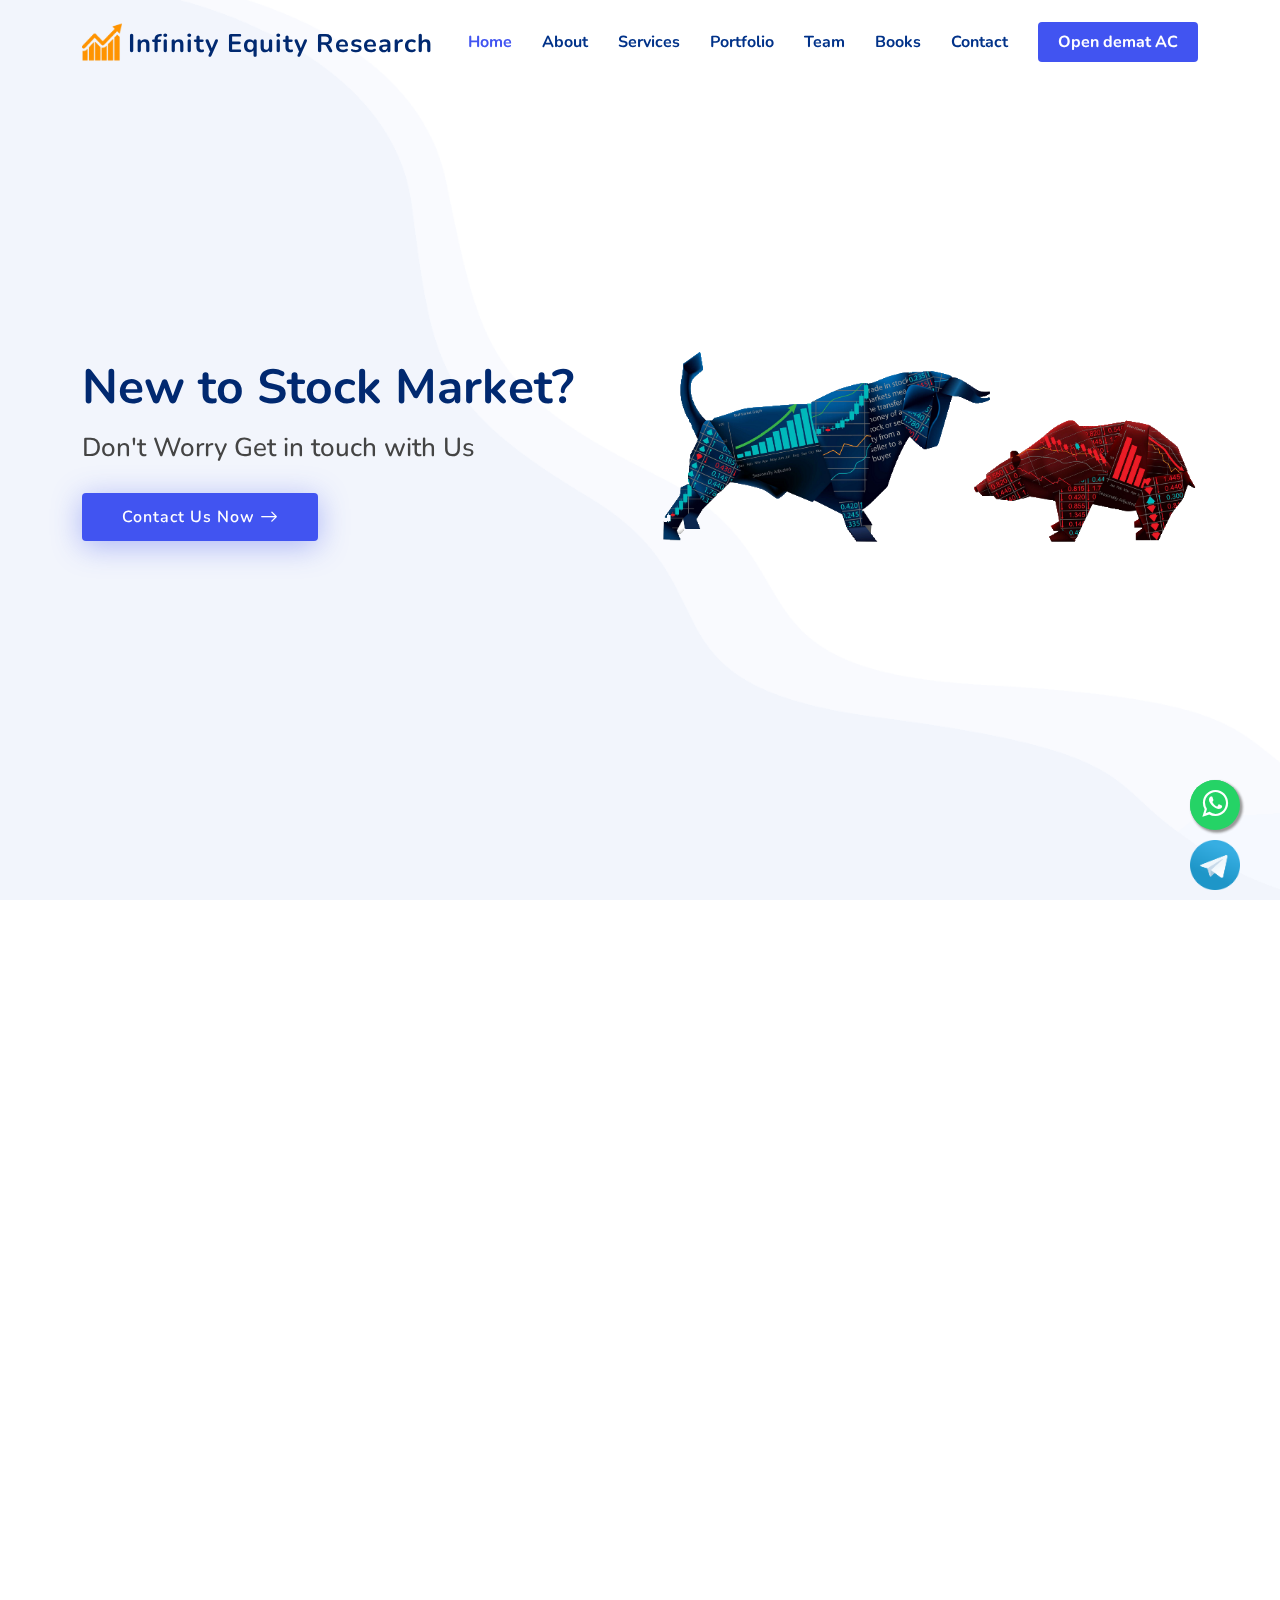
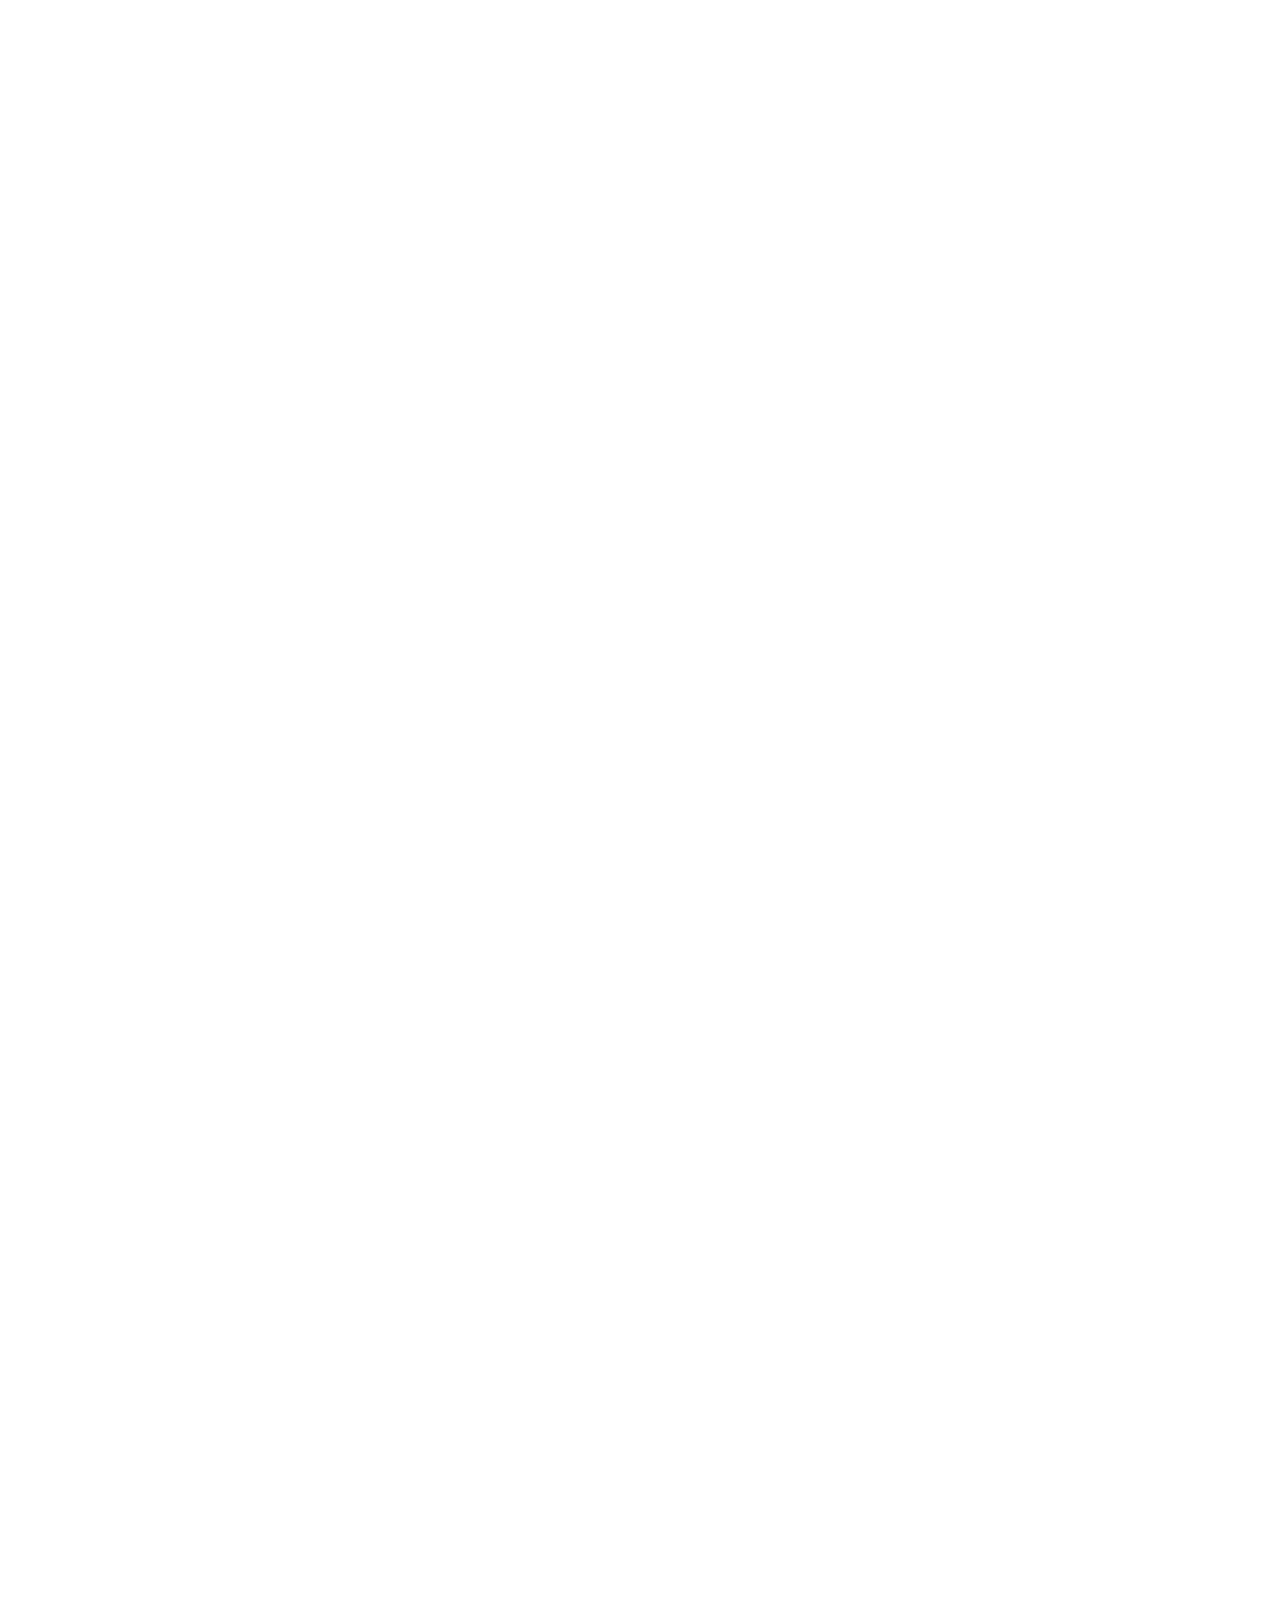
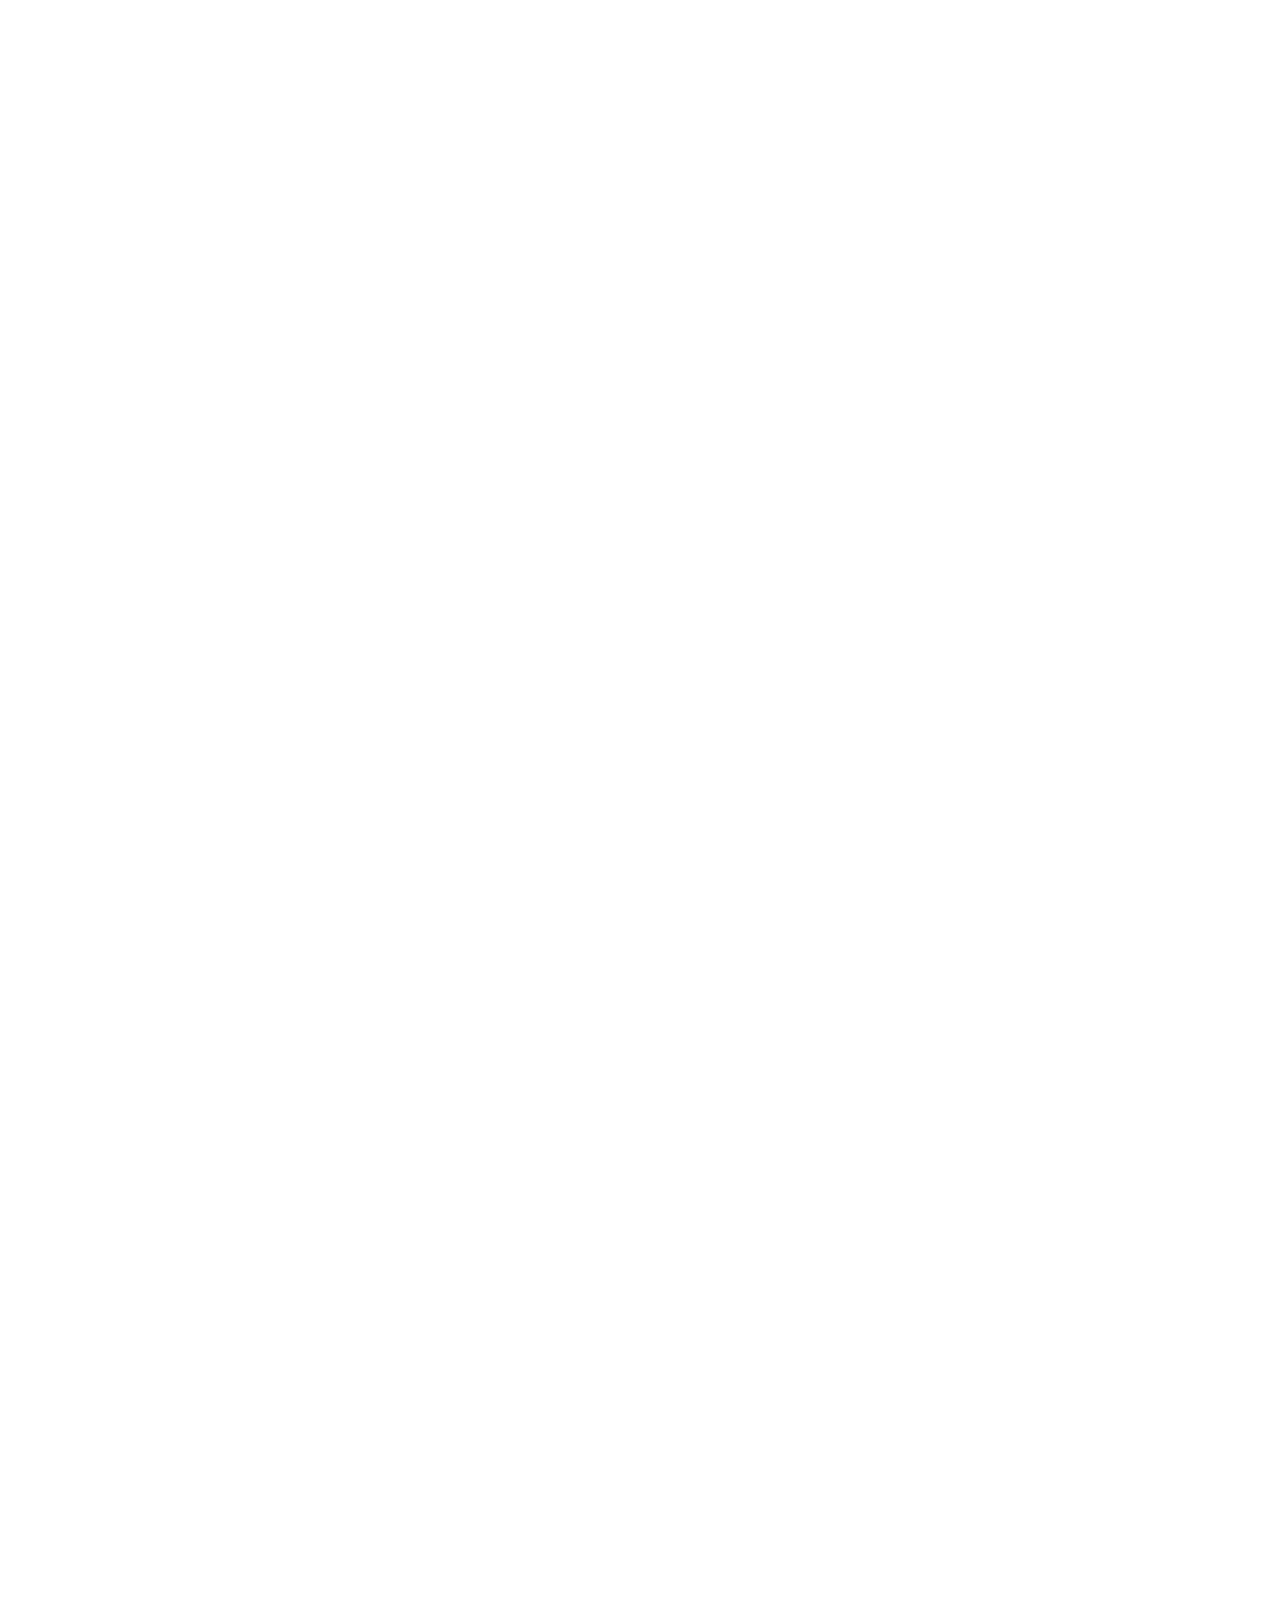
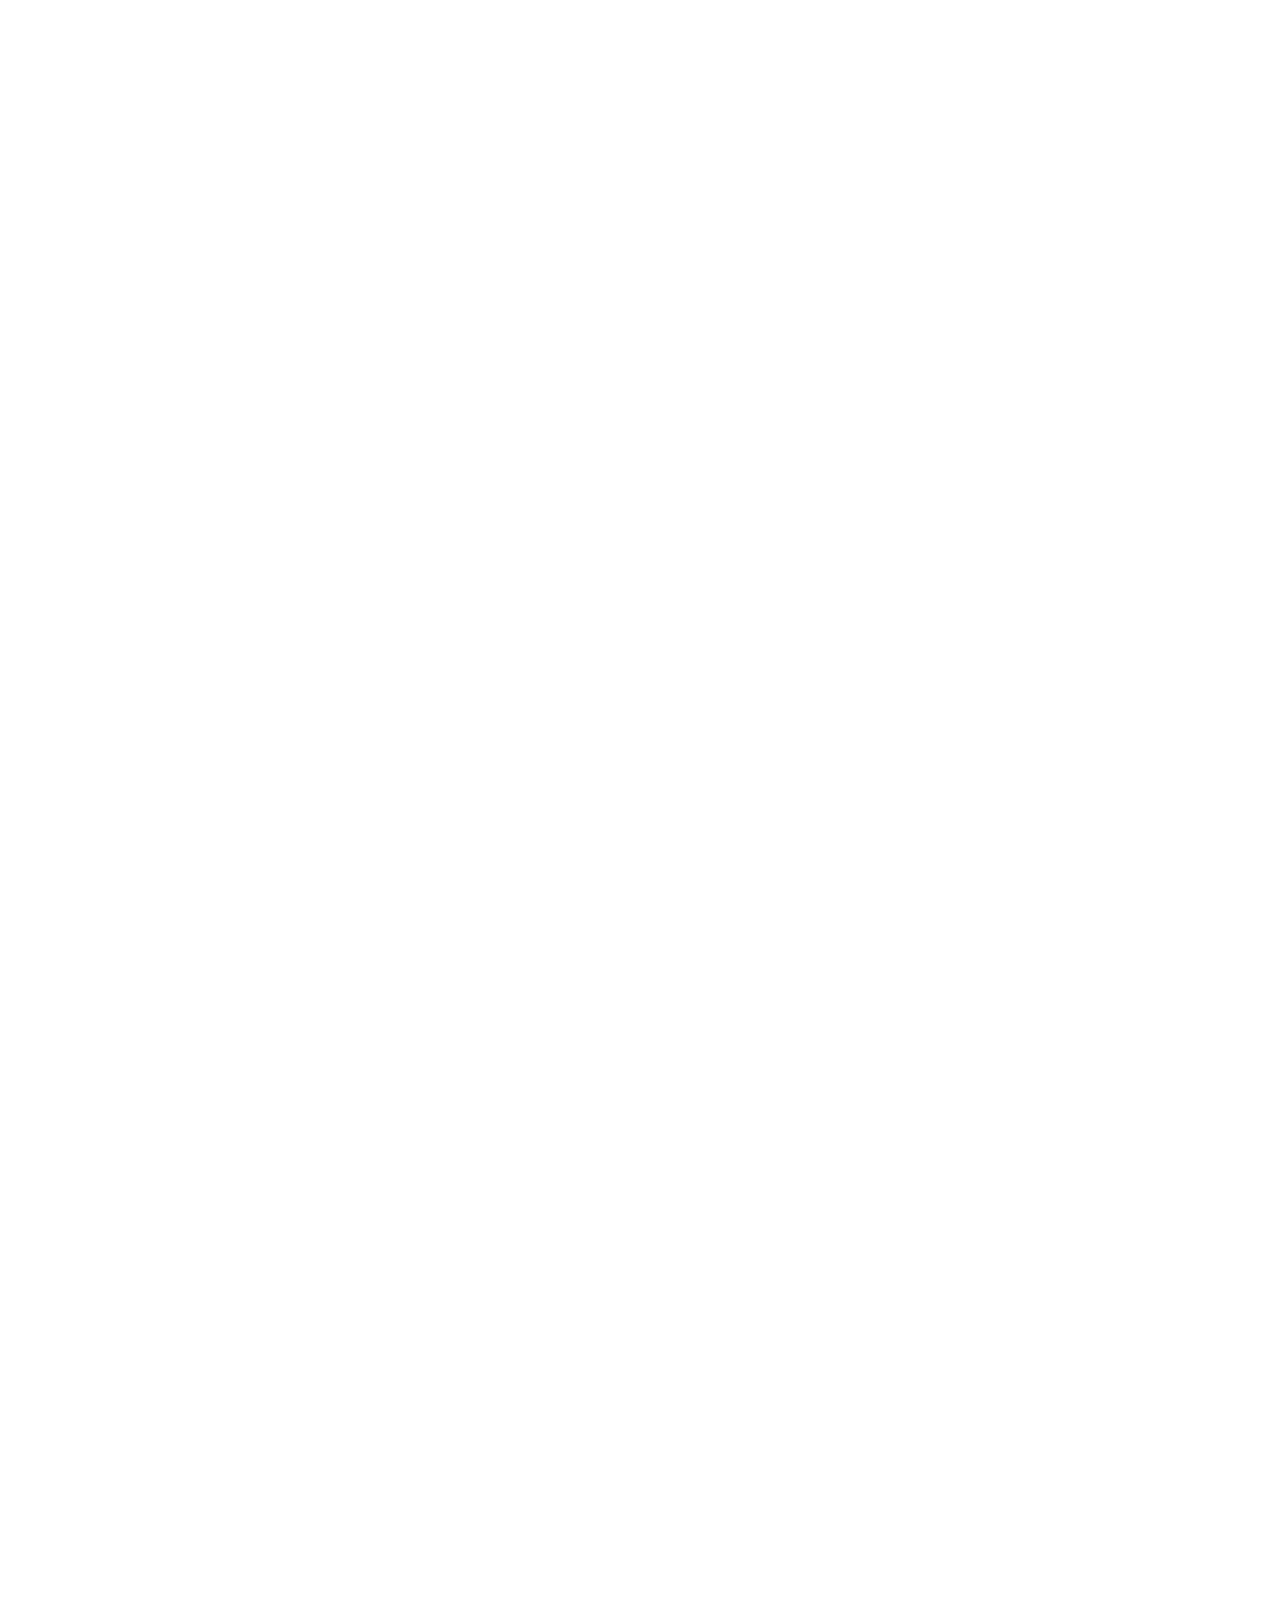
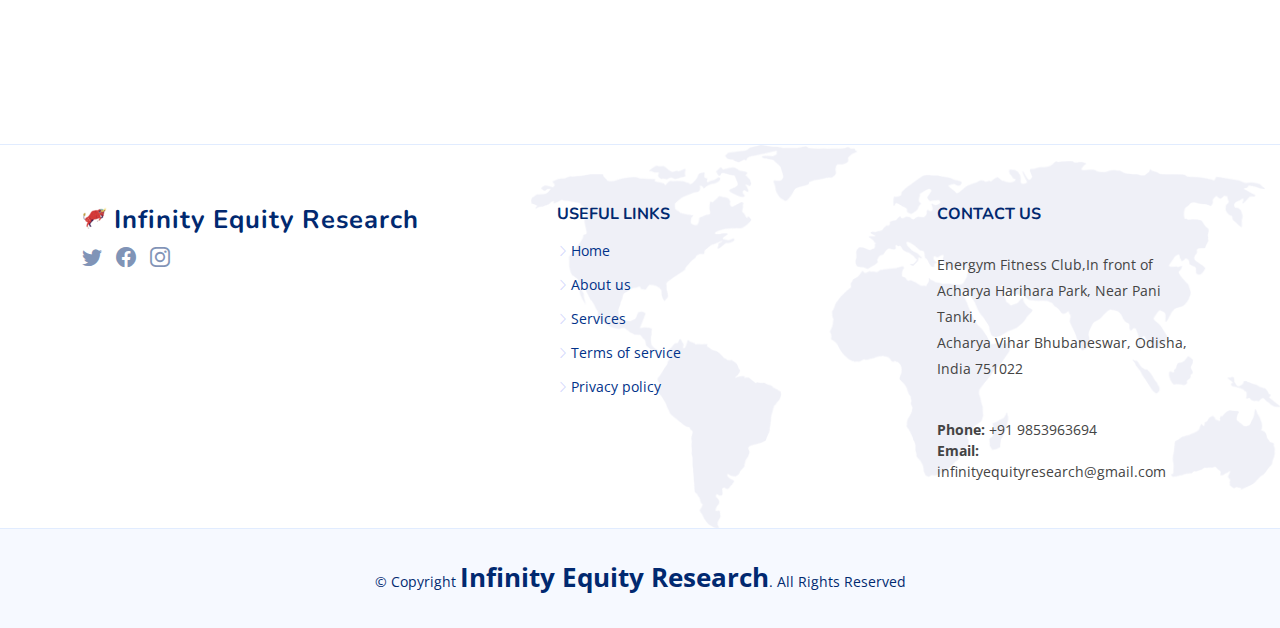
<file: IER/public/index.html>
<!DOCTYPE html>
<html lang="en">

<head>
  <meta charset="utf-8">
  <meta content="width=device-width, initial-scale=1.0" name="viewport">

  <title>IER</title>
  <meta content="" name="description">

  <meta content="" name="keywords">

  <!-- Favicons -->
  <link href="assets/img/favicon.ico" rel="icon">
  <link href="assets/img/apple-touch-icon.png" rel="apple-touch-icon">

  <!-- Google Fonts -->
  <link
    href="https://fonts.googleapis.com/css?family=Open+Sans:300,300i,400,400i,600,600i,700,700i|Nunito:300,300i,400,400i,600,600i,700,700i|Poppins:300,300i,400,400i,500,500i,600,600i,700,700i"
    rel="stylesheet">

  <!-- Vendor CSS Files -->
  <link href="assets/vendor/bootstrap/css/bootstrap.min.css" rel="stylesheet">
  <link href="assets/vendor/bootstrap-icons/bootstrap-icons.css" rel="stylesheet">
  <link href="assets/vendor/aos/aos.css" rel="stylesheet">
  <link href="assets/vendor/remixicon/remixicon.css" rel="stylesheet">
  <link href="assets/vendor/swiper/swiper-bundle.min.css" rel="stylesheet">
  <link href="assets/vendor/glightbox/css/glightbox.min.css" rel="stylesheet">
  <link rel="stylesheet" href="https://maxcdn.bootstrapcdn.com/font-awesome/4.5.0/css/font-awesome.min.css">
  <!-- Template Main CSS File -->
  <link href="assets/css/style.css" rel="stylesheet">
</head>

<body>

  <!-- ======= Header ======= -->
  <header id="header" class="header fixed-top">
    <div class="container-fluid container-xl d-flex align-items-center justify-content-between">

      <a href="index.html" class="logo d-flex align-items-center">
        <img src="assets\img\logo2.png" alt="">
        <!-- <span>Infinity Equity Research</span> -->
        <span style="font-size:2vw;">Infinity Equity Research</span>
      </a>

      <nav id="navbar" class="navbar">
        <ul>
          <li><a class="nav-link scrollto active" href="index.html">Home</a></li>
          <li><a class="nav-link scrollto" href="#about">About</a></li>
          <li><a class="nav-link scrollto" href="#services">Services</a></li>
          <li><a class="nav-link scrollto" href="#portfolio">Portfolio</a></li>
          <li><a class="nav-link scrollto" href="#team">Team</a></li>
          <li><a href="books.html">Books</a></li>
          <li><a class="nav-link scrollto" href="#contact">Contact</a></li>
          <li><a class="getstarted scrollto" href="#testimonials">Open demat AC</a></li>
        </ul>
        <i class="bi bi-list mobile-nav-toggle"></i>
      </nav><!-- .navbar -->

    </div>
  </header><!-- End Header -->
  <a href="https://t.me/joinchat/0hOvSFUpEbE0YTQ1"
    class="float" target="_blank">
    <img src="assets/img/tel1.png" width="50" height="50" style="vertical-align:middle;margin:60px 0px">
  </a>
  <a href="https://wa.me/+919439876524?text=Hi%20Tanmaya,%20I%20am%20sending%20you%20this%20message%20because%20I%20am%20interested%20in%20your%20business!" style="text-decoration: none;" target="_blank"
    class="float" target="_blank">
    <i class="fa fa-whatsapp"></i>
  </a>
  
  <!-- ======= Hero Section ======= -->
  <section id="hero" class="hero d-flex align-items-center">

    <div class="container">
      <div class="row">
        <div class="col-lg-6 d-flex flex-column justify-content-center">
          <h1 data-aos="fade-up">New to Stock Market?</h1>
          <h2 data-aos="fade-up" data-aos-delay="400">Don't Worry Get in touch with Us
          </h2>
          <div data-aos="fade-up" data-aos-delay="600">
            <div class="text-center text-lg-start">
              <a href="#contact"
                class="btn-get-started scrollto d-inline-flex align-items-center justify-content-center align-self-center">
                <span>Contact Us Now</span>
                <i class="bi bi-arrow-right"></i>
              </a>
            </div>
          </div>
        </div>
        <div class="col-lg-6 hero-img" data-aos="zoom-out" data-aos-delay="200">
          <img src="assets/img/banner1-2.png" class="img-fluid" alt="">
        </div>
      </div>
    </div>

  </section><!-- End Hero -->

  <main id="main">
    <!-- ======= About Section ======= -->
    <section id="about" class="about">

      <div class="container" data-aos="fade-up">
        <div class="row gx-0">

          <div class="col-lg-6 d-flex flex-column justify-content-center" data-aos="fade-up" data-aos-delay="200">
            <div class="content">
              <h2>This web site is meant for educational purpose only in both Equity & Derivative segment. Just do Trading with Discipline, so that you can Achieve what you want. 🎯
                All views are for education purpose only,
                Trade at your own risk.
                </h2>
              
              <div class="text-center text-lg-start">
                <a href="#"
                  class="btn-read-more d-inline-flex align-items-center justify-content-center align-self-center">
                  <span>Read More</span>
                  <i class="bi bi-arrow-right"></i>
                </a>
              </div>
            </div>
          </div>

          <div class="col-lg-6 d-flex align-items-center" data-aos="zoom-out" data-aos-delay="200">
            <img src="assets\img\Infinity equity Research.gif" class="img-fluid" alt="">
          </div>

        </div>
      </div>

    </section><!-- End About Section -->

    <!-- ======= Values Section ======= -->
    <section id="values" class="values">

      <div class="container" data-aos="fade-up">

        <header class="section-header">
          <h2>Our Values</h2>
          <p>What we Do</p>
        </header>

        <div class="row">

          <div class="col-lg-4">
            <div class="box" data-aos="fade-up" data-aos-delay="200">
              <img src="assets/img/values-1.png" class="img-fluid" alt="">
              <h3>Team of Enthusiastic Traders and Researchers</h3>
              
            </div>
          </div>

          <div class="col-lg-4 mt-4 mt-lg-0">
            <div class="box" data-aos="fade-up" data-aos-delay="400">
              <img src="assets/img/values-2.png" class="img-fluid" alt="">
              <h3>Market Analysis</h3>
              
            </div>
          </div>

          <div class="col-lg-4 mt-4 mt-lg-0">
            <div class="box" data-aos="fade-up" data-aos-delay="600">
              <img src="assets/img/values-3.png" class="img-fluid" alt="">
              <h3>Educating People on Trading</h3>
            </div>
          </div>

        </div>

      </div>

    </section><!-- End Values Section -->

    <!-- ======= Counts Section ======= -->
    <!--- <section id="counts" class="counts">
      <div class="container" data-aos="fade-up">

        <div class="row gy-4">

          <div class="col-lg-3 col-md-6">
            <div class="count-box">
              <i class="bi bi-emoji-smile"></i>
              <div>
                <span data-purecounter-start="0" data-purecounter-end="232" data-purecounter-duration="1"
                  class="purecounter"></span>
                <p>Happy Clients</p>
              </div>
            </div>
          </div>

          <div class="col-lg-3 col-md-6">
            <div class="count-box">
              <i class="bi bi-journal-richtext" style="color: #ee6c20;"></i>
              <div>
                <span data-purecounter-start="0" data-purecounter-end="521" data-purecounter-duration="1"
                  class="purecounter"></span>
                <p>Projects</p>
              </div>
            </div>
          </div>

          <div class="col-lg-3 col-md-6">
            <div class="count-box">
              <i class="bi bi-headset" style="color: #15be56;"></i>
              <div>
                <span data-purecounter-start="0" data-purecounter-end="1463" data-purecounter-duration="1"
                  class="purecounter"></span>
                <p>Hours Of Support</p>
              </div>
            </div>
          </div>

          <div class="col-lg-3 col-md-6">
            <div class="count-box">
              <i class="bi bi-people" style="color: #bb0852;"></i>
              <div>
                <span data-purecounter-start="0" data-purecounter-end="15" data-purecounter-duration="1"
                  class="purecounter"></span>
                <p>Hard Workers</p>
              </div>
            </div>
          </div>

        </div>

      </div>
    </section> -->
    <!-- End Counts Section -->

    <!-- ======= Features Section ======= -->
    <!--<section id="features" class="features">

      <div class="container" data-aos="fade-up">

        <header class="section-header">
          <h2>Features</h2>
          <p>Laboriosam et omnis fuga quis dolor direda fara</p>
        </header>

        <div class="row">

          <div class="col-lg-6">
            <img src="assets/img/features.png" class="img-fluid" alt="">
          </div>

          <div class="col-lg-6 mt-5 mt-lg-0 d-flex">
            <div class="row align-self-center gy-4">

              <div class="col-md-6" data-aos="zoom-out" data-aos-delay="200">
                <div class="feature-box d-flex align-items-center">
                  <i class="bi bi-check"></i>
                  <h3>Eos aspernatur rem</h3>
                </div>
              </div>

              <div class="col-md-6" data-aos="zoom-out" data-aos-delay="300">
                <div class="feature-box d-flex align-items-center">
                  <i class="bi bi-check"></i>
                  <h3>Facilis neque ipsa</h3>
                </div>
              </div>

              <div class="col-md-6" data-aos="zoom-out" data-aos-delay="400">
                <div class="feature-box d-flex align-items-center">
                  <i class="bi bi-check"></i>
                  <h3>Volup amet voluptas</h3>
                </div>
              </div>

              <div class="col-md-6" data-aos="zoom-out" data-aos-delay="500">
                <div class="feature-box d-flex align-items-center">
                  <i class="bi bi-check"></i>
                  <h3>Rerum omnis sint</h3>
                </div>
              </div>

              <div class="col-md-6" data-aos="zoom-out" data-aos-delay="600">
                <div class="feature-box d-flex align-items-center">
                  <i class="bi bi-check"></i>
                  <h3>Alias possimus</h3>
                </div>
              </div>

              <div class="col-md-6" data-aos="zoom-out" data-aos-delay="700">
                <div class="feature-box d-flex align-items-center">
                  <i class="bi bi-check"></i>
                  <h3>Repellendus mollitia</h3>
                </div>
              </div>

            </div>
          </div>

        </div> --> <!-- / row -->

        <!-- Feature Tabs -->
        <!--<div class="row feture-tabs" data-aos="fade-up">
          <div class="col-lg-6">
            <h3>Neque officiis dolore maiores et exercitationem quae est seda lidera pat claero</h3>

            
            <ul class="nav nav-pills mb-3">
              <li>
                <a class="nav-link active" data-bs-toggle="pill" href="#tab1">Saepe fuga</a>
              </li>
              <li>
                <a class="nav-link" data-bs-toggle="pill" href="#tab2">Voluptates</a>
              </li>
              <li>
                <a class="nav-link" data-bs-toggle="pill" href="#tab3">Corrupti</a>
              </li>
            </ul> 

            
            <div class="tab-content">

              <div class="tab-pane fade show active" id="tab1">
                <p>Consequuntur inventore voluptates consequatur aut vel et. Eos doloribus expedita. Sapiente atque
                  consequatur minima nihil quae aspernatur quo suscipit voluptatem.</p>
                <div class="d-flex align-items-center mb-2">
                  <i class="bi bi-check2"></i>
                  <h4>Repudiandae rerum velit modi et officia quasi facilis</h4>
                </div>
                <p>Laborum omnis voluptates voluptas qui sit aliquam blanditiis. Sapiente minima commodi dolorum non
                  eveniet magni quaerat nemo et.</p>
                <div class="d-flex align-items-center mb-2">
                  <i class="bi bi-check2"></i>
                  <h4>Incidunt non veritatis illum ea ut nisi</h4>
                </div>
                <p>Non quod totam minus repellendus autem sint velit. Rerum debitis facere soluta tenetur. Iure
                  molestiae assumenda sunt qui inventore eligendi voluptates nisi at. Dolorem quo tempora. Quia et
                  perferendis.</p>
              </div>

              <div class="tab-pane fade show" id="tab2">
                <p>Consequuntur inventore voluptates consequatur aut vel et. Eos doloribus expedita. Sapiente atque
                  consequatur minima nihil quae aspernatur quo suscipit voluptatem.</p>
                <div class="d-flex align-items-center mb-2">
                  <i class="bi bi-check2"></i>
                  <h4>Repudiandae rerum velit modi et officia quasi facilis</h4>
                </div>
                <p>Laborum omnis voluptates voluptas qui sit aliquam blanditiis. Sapiente minima commodi dolorum non
                  eveniet magni quaerat nemo et.</p>
                <div class="d-flex align-items-center mb-2">
                  <i class="bi bi-check2"></i>
                  <h4>Incidunt non veritatis illum ea ut nisi</h4>
                </div>
                <p>Non quod totam minus repellendus autem sint velit. Rerum debitis facere soluta tenetur. Iure
                  molestiae assumenda sunt qui inventore eligendi voluptates nisi at. Dolorem quo tempora. Quia et
                  perferendis.</p>
              </div>

              <div class="tab-pane fade show" id="tab3">
                <p>Consequuntur inventore voluptates consequatur aut vel et. Eos doloribus expedita. Sapiente atque
                  consequatur minima nihil quae aspernatur quo suscipit voluptatem.</p>
                <div class="d-flex align-items-center mb-2">
                  <i class="bi bi-check2"></i>
                  <h4>Repudiandae rerum velit modi et officia quasi facilis</h4>
                </div>
                <p>Laborum omnis voluptates voluptas qui sit aliquam blanditiis. Sapiente minima commodi dolorum non
                  eveniet magni quaerat nemo et.</p>
                <div class="d-flex align-items-center mb-2">
                  <i class="bi bi-check2"></i>
                  <h4>Incidunt non veritatis illum ea ut nisi</h4>
                </div>
                <p>Non quod totam minus repellendus autem sint velit. Rerum debitis facere soluta tenetur. Iure
                  molestiae assumenda sunt qui inventore eligendi voluptates nisi at. Dolorem quo tempora. Quia et
                  perferendis.</p>
              </div>

            </div>

          </div>

          <div class="col-lg-6">
            <img src="assets/img/features-2.png" class="img-fluid" alt="">
          </div>

        </div> --><!-- End Feature Tabs -->

        <!-- Feature Icons -->
        <!--<div class="row feature-icons" data-aos="fade-up">
          <h3>Ratione mollitia eos ab laudantium rerum beatae quo</h3>

          <div class="row">

            <div class="col-xl-4 text-center" data-aos="fade-right" data-aos-delay="100">
              <img src="assets/img/features-3.png" class="img-fluid p-4" alt="">
            </div>

            <div class="col-xl-8 d-flex content">
              <div class="row align-self-center gy-4">

                <div class="col-md-6 icon-box" data-aos="fade-up">
                  <i class="ri-line-chart-line"></i>
                  <div>
                    <h4>Corporis voluptates sit</h4>
                    <p>Consequuntur sunt aut quasi enim aliquam quae harum pariatur laboris nisi ut aliquip</p>
                  </div>
                </div>

                <div class="col-md-6 icon-box" data-aos="fade-up" data-aos-delay="100">
                  <i class="ri-stack-line"></i>
                  <div>
                    <h4>Ullamco laboris nisi</h4>
                    <p>Excepteur sint occaecat cupidatat non proident, sunt in culpa qui officia deserunt</p>
                  </div>
                </div>

                <div class="col-md-6 icon-box" data-aos="fade-up" data-aos-delay="200">
                  <i class="ri-brush-4-line"></i>
                  <div>
                    <h4>Labore consequatur</h4>
                    <p>Aut suscipit aut cum nemo deleniti aut omnis. Doloribus ut maiores omnis facere</p>
                  </div>
                </div>

                <div class="col-md-6 icon-box" data-aos="fade-up" data-aos-delay="300">
                  <i class="ri-magic-line"></i>
                  <div>
                    <h4>Beatae veritatis</h4>
                    <p>Expedita veritatis consequuntur nihil tempore laudantium vitae denat pacta</p>
                  </div>
                </div>

                <div class="col-md-6 icon-box" data-aos="fade-up" data-aos-delay="400">
                  <i class="ri-command-line"></i>
                  <div>
                    <h4>Molestiae dolor</h4>
                    <p>Et fuga et deserunt et enim. Dolorem architecto ratione tensa raptor marte</p>
                  </div>
                </div>

                <div class="col-md-6 icon-box" data-aos="fade-up" data-aos-delay="500">
                  <i class="ri-radar-line"></i>
                  <div>
                    <h4>Explicabo consectetur</h4>
                    <p>Est autem dicta beatae suscipit. Sint veritatis et sit quasi ab aut inventore</p>
                  </div>
                </div>

              </div>
            </div>

          </div>

        </div>

      </div>

    </section> --><!-- End Features Section --> 

    <!-- ======= Services Section ======= -->
    <section id="services" class="services">

      <div class="container" data-aos="fade-up">

        <header class="section-header">
          <h1>Services</h1>
          <!-- <p>Veritatis et dolores facere numquam et praesentium</p> -->
        </header>

        <div class="row gy-4">


          <div class="col-lg-4 col-md-6" data-aos="fade-up" data-aos-delay="300">
            <div class="service-box orange">
              <i class="ri-discuss-line icon"></i>
              <h3>Daily Market Analysis</h3>
              
              
            </div>
          </div>

          <div class="col-lg-4 col-md-6" data-aos="fade-up" data-aos-delay="200">
            <div class="service-box blue">
              <i class="ri-discuss-line icon"></i>
              <h3>Weekly Market Analysis</h3>
              
              
            </div>
          </div>

          

          <div class="col-lg-4 col-md-6" data-aos="fade-up" data-aos-delay="400">
            <div class="service-box green">
              <i class="ri-discuss-line icon"></i>
              <h3>Broder Market Analysis</h3>
            </div>
          </div>

          

         

         

        </div>

      </div>

    </section><!-- End Services Section -->

    <!-- ======= Pricing Section ======= -->
    <section id="pricing" class="pricing">

      <div class="container" data-aos="fade-up">

        <header class="section-header">
          <h2>Pricing</h2>
          <p>Check our Pricing</p>
        </header>

        <div class="row gy-4" data-aos="fade-left">

          <div class="col-lg-3 col-md-6" data-aos="zoom-in" data-aos-delay="100">
            <div class="box">
              <h3 style="color: #07d5c0;">Free Plan</h3>
              <div class="price"><sup>Rs</sup>0<span> / mo</span></div>
              <img src="assets/img/pricing-free.png" class="img-fluid" alt="">
              <ul>
                <li>Introduction to market</li>
                <li>For Beginners</li>
                <li></li>
                <li></li>
                <li></li>
                
                
              </ul>
              <!-- <a href="#" class="btn-buy">Know More</a> -->
            </div>
          </div>

          <div class="col-lg-3 col-md-6" data-aos="zoom-in" data-aos-delay="300">
            <div class="box">
              <h3 style="color: #ff901c;">Starter Plan</h3>
              <div class="price"><sup>Rs</sup>5000<span> / mo</span></div>
              <img src="assets/img/pricing-business.png" class="img-fluid" alt="">
              <ul>
                <li>Training Details</li>
                <li>Technichal analysis</li>
                <li></li>
                <li></li>
                <li></li>
                
                
              </ul>
              <!-- <a href="#" class="btn-buy">Know More</a> -->
            </div>
          </div>

          <div class="col-lg-3 col-md-6" data-aos="zoom-in" data-aos-delay="300">
            <div class="box">
              <h3 style="color: #ff901c;">Premium Plan</h3>
              <div class="price"><sup>Rs</sup>10,000<span> / mo</span></div>
              <img src="assets\img\pricing-ultimate.png" class="img-fluid" alt="">
              <ul>
                <li>Option & Price Action Trading</li>
                <li></li>
                <li></li>
                <li></li>
                <li></li>
                <li></li>
                <li></li>
              </ul>
              <!-- <a href="#" class="btn-buy">Know More</a> -->
            </div>
          </div>

          <div class="col-lg-3 col-md-6" data-aos="zoom-in" data-aos-delay="200">
            <div class="box">
              <span class="featured">Featured</span>
              <h3 style="color: #65c600;">Business Plan</h3>
              <div class="price"><sup>Rs</sup>15,000<span> / mo</span></div>
              <img src="assets/img/pricing-starter.png" class="img-fluid" alt="">
              <ul>
                <li>Training Details</li>
                <li>Technichal and Fundamentals analysis</li>
              </ul>
              <!-- <a href="#" class="btn-buy">Know More</a> -->
            </div>
          </div>

         

        </div>

      </div>

    </section><!-- End Pricing Section -->

    <!-- ======= F.A.Q Section ======= -->
    <!-- <section id="faq" class="faq">

      <div class="container" data-aos="fade-up">

        <header class="section-header">
          <h2>F.A.Q</h2>
          <p>Frequently Asked Questions</p>
        </header>

        <div class="row">
          <div class="col-lg-6">
            
            <div class="accordion accordion-flush" id="faqlist1">
              <div class="accordion-item">
                <h2 class="accordion-header">
                  <button class="accordion-button collapsed" type="button" data-bs-toggle="collapse"
                    data-bs-target="#faq-content-1">
                    Non consectetur a erat nam at lectus urna duis?
                  </button>
                </h2>
                <div id="faq-content-1" class="accordion-collapse collapse" data-bs-parent="#faqlist1">
                  <div class="accordion-body">
                    Feugiat pretium nibh ipsum consequat. Tempus iaculis urna id volutpat lacus laoreet non curabitur
                    gravida. Venenatis lectus magna fringilla urna porttitor rhoncus dolor purus non.
                  </div>
                </div>
              </div>

              <div class="accordion-item">
                <h2 class="accordion-header">
                  <button class="accordion-button collapsed" type="button" data-bs-toggle="collapse"
                    data-bs-target="#faq-content-2">
                    Feugiat scelerisque varius morbi enim nunc faucibus a pellentesque?
                  </button>
                </h2>
                <div id="faq-content-2" class="accordion-collapse collapse" data-bs-parent="#faqlist1">
                  <div class="accordion-body">
                    Dolor sit amet consectetur adipiscing elit pellentesque habitant morbi. Id interdum velit laoreet id
                    donec ultrices. Fringilla phasellus faucibus scelerisque eleifend donec pretium. Est pellentesque
                    elit ullamcorper dignissim. Mauris ultrices eros in cursus turpis massa tincidunt dui.
                  </div>
                </div>
              </div>

              <div class="accordion-item">
                <h2 class="accordion-header">
                  <button class="accordion-button collapsed" type="button" data-bs-toggle="collapse"
                    data-bs-target="#faq-content-3">
                    Dolor sit amet consectetur adipiscing elit pellentesque habitant morbi?
                  </button>
                </h2>
                <div id="faq-content-3" class="accordion-collapse collapse" data-bs-parent="#faqlist1">
                  <div class="accordion-body">
                    Eleifend mi in nulla posuere sollicitudin aliquam ultrices sagittis orci. Faucibus pulvinar
                    elementum integer enim. Sem nulla pharetra diam sit amet nisl suscipit. Rutrum tellus pellentesque
                    eu tincidunt. Lectus urna duis convallis convallis tellus. Urna molestie at elementum eu facilisis
                    sed odio morbi quis
                  </div>
                </div>
              </div>

            </div>
          </div>

          <div class="col-lg-6">

            
            <div class="accordion accordion-flush" id="faqlist2">

              <div class="accordion-item">
                <h2 class="accordion-header">
                  <button class="accordion-button collapsed" type="button" data-bs-toggle="collapse"
                    data-bs-target="#faq2-content-1">
                    Ac odio tempor orci dapibus. Aliquam eleifend mi in nulla?
                  </button>
                </h2>
                <div id="faq2-content-1" class="accordion-collapse collapse" data-bs-parent="#faqlist2">
                  <div class="accordion-body">
                    Dolor sit amet consectetur adipiscing elit pellentesque habitant morbi. Id interdum velit laoreet id
                    donec ultrices. Fringilla phasellus faucibus scelerisque eleifend donec pretium. Est pellentesque
                    elit ullamcorper dignissim. Mauris ultrices eros in cursus turpis massa tincidunt dui.
                  </div>
                </div>
              </div>

              <div class="accordion-item">
                <h2 class="accordion-header">
                  <button class="accordion-button collapsed" type="button" data-bs-toggle="collapse"
                    data-bs-target="#faq2-content-2">
                    Tempus quam pellentesque nec nam aliquam sem et tortor consequat?
                  </button>
                </h2>
                <div id="faq2-content-2" class="accordion-collapse collapse" data-bs-parent="#faqlist2">
                  <div class="accordion-body">
                    Molestie a iaculis at erat pellentesque adipiscing commodo. Dignissim suspendisse in est ante in.
                    Nunc vel risus commodo viverra maecenas accumsan. Sit amet nisl suscipit adipiscing bibendum est.
                    Purus gravida quis blandit turpis cursus in
                  </div>
                </div>
              </div>

              <div class="accordion-item">
                <h2 class="accordion-header">
                  <button class="accordion-button collapsed" type="button" data-bs-toggle="collapse"
                    data-bs-target="#faq2-content-3">
                    Varius vel pharetra vel turpis nunc eget lorem dolor?
                  </button>
                </h2>
                <div id="faq2-content-3" class="accordion-collapse collapse" data-bs-parent="#faqlist2">
                  <div class="accordion-body">
                    Laoreet sit amet cursus sit amet dictum sit amet justo. Mauris vitae ultricies leo integer malesuada
                    nunc vel. Tincidunt eget nullam non nisi est sit amet. Turpis nunc eget lorem dolor sed. Ut
                    venenatis tellus in metus vulputate eu scelerisque. Pellentesque diam volutpat commodo sed egestas
                    egestas fringilla phasellus faucibus. Nibh tellus molestie nunc non blandit massa enim nec.
                  </div>
                </div>
              </div>

            </div>
          </div>

        </div>

      </div>

    </section> --><!-- End F.A.Q Section -->

    <!-- ======= Portfolio Section ======= -->
    <section id="portfolio" class="portfolio">

      <div class="container" data-aos="fade-up">

        <header class="section-header">
          <h2>Portfolio</h2>
          <p>Check our latest work</p>
        </header>

        <div class="row" data-aos="fade-up" data-aos-delay="100">
          <div class="col-lg-12 d-flex justify-content-center">
            <ul id="portfolio-flters">
              <li data-filter="*" class="filter-active">All</li>
              <!-- <li data-filter=".filter-app">App</li>
              <li data-filter=".filter-card">Card</li>
              <li data-filter=".filter-web">Web</li> -->
            </ul>
          </div>
        </div>

        <div class="row gy-4 portfolio-container" data-aos="fade-up" data-aos-delay="200">

          <div class="col-lg-4 col-md-6 portfolio-item filter-app">
            <div class="portfolio-wrap">
              <img src="assets/img/portfolio/port1.jpeg" class="img-fluid" alt="">
              <div class="portfolio-info">
                
                
                <div class="portfolio-links">
                  <a href="assets/img/portfolio/port1.jpeg" data-gallery="portfolioGallery"
                    class="portfokio-lightbox"><i class="bi bi-plus"></i></a>
                  
                </div>
              </div>
            </div>
          </div>

          <div class="col-lg-4 col-md-6 portfolio-item filter-web">
            <div class="portfolio-wrap">
              <img src="assets/img/portfolio/port2.jpeg" class="img-fluid" alt="">
              <div class="portfolio-info">
                
                <div class="portfolio-links">
                  <a href="assets/img/portfolio/port2.jpeg" data-gallery="portfolioGallery"
                    class="portfokio-lightbox" ><i class="bi bi-plus"></i></a>
                  <!-- <a href="portfolio-details.html" title="More Details"><i class="bi bi-link"></i></a> -->
                </div>
              </div>
            </div>
          </div>

          <div class="col-lg-4 col-md-6 portfolio-item filter-app">
            <div class="portfolio-wrap">
              <img src="assets/img/portfolio/port3.jpeg" class="img-fluid" alt="">
              <div class="portfolio-info">
                
                <div class="portfolio-links">
                  <a href="assets/img/portfolio/port3.jpeg" data-gallery="portfolioGallery"
                    class="portfokio-lightbox" ><i class="bi bi-plus"></i></a>
                  <!-- <a href="portfolio-details.html" title="More Details"><i class="bi bi-link"></i></a> -->
                </div>
              </div>
            </div>
          </div>

          <div class="col-lg-4 col-md-6 portfolio-item filter-card">
            <div class="portfolio-wrap">
              <img src="assets/img/portfolio/port4.jpeg" class="img-fluid" alt="">
              <div class="portfolio-info">
                
                <div class="portfolio-links">
                  <a href="assets/img/portfolio/port4.jpeg" data-gallery="portfolioGallery"
                    class="portfokio-lightbox" ><i class="bi bi-plus"></i></a>
                  <!-- <a href="portfolio-details.html" title="More Details"><i class="bi bi-link"></i></a> -->
                </div>
              </div>
            </div>
          </div>

          <div class="col-lg-4 col-md-6 portfolio-item filter-web">
            <div class="portfolio-wrap">
              <img src="assets/img/portfolio/port5.jpeg" class="img-fluid" alt="">
              <div class="portfolio-info">
                
                <div class="portfolio-links">
                  <a href="assets/img/portfolio/port5.jpeg" data-gallery="portfolioGallery"
                    class="portfokio-lightbox" ><i class="bi bi-plus"></i></a>
                  <!-- <a href="portfolio-details.html" title="More Details"><i class="bi bi-link"></i></a> -->
                </div>
              </div>
            </div>
          </div>

          <div class="col-lg-4 col-md-6 portfolio-item filter-app">
            <div class="portfolio-wrap">
              <img src="assets/img/portfolio/port6.jpeg" class="img-fluid" alt="">
              <div class="portfolio-info">
                
                <div class="portfolio-links">
                  <a href="assets/img/portfolio/port6.jpeg" data-gallery="portfolioGallery"
                    class="portfokio-lightbox" ><i class="bi bi-plus"></i></a>
                  <!-- <a href="portfolio-details.html" title="More Details"><i class="bi bi-link"></i></a> -->
                </div>
              </div>
            </div>
          </div>

          <div class="col-lg-4 col-md-6 portfolio-item filter-card">
            <div class="portfolio-wrap">
              <img src="assets/img/portfolio/port7.jpeg" class="img-fluid" alt="">
              <div class="portfolio-info">
                
                <div class="portfolio-links">
                  <a href="assets/img/portfolio/port7.jpeg" data-gallery="portfolioGallery"
                    class="portfokio-lightbox" ><i class="bi bi-plus"></i></a>
                  <!-- <a href="portfolio-details.html" title="More Details"><i class="bi bi-link"></i></a> -->
                </div>
              </div>
            </div>
          </div>

          <div class="col-lg-4 col-md-6 portfolio-item filter-card">
            <div class="portfolio-wrap">
              <img src="assets/img/portfolio/port8.jpeg" class="img-fluid" alt="">
              <div class="portfolio-info">
                
                <div class="portfolio-links">
                  <a href="assets/img/portfolio/port8.jpeg" data-gallery="portfolioGallery"
                    class="portfokio-lightbox" ><i class="bi bi-plus"></i></a>
                  <!-- <a href="portfolio-details.html" title="More Details"><i class="bi bi-link"></i></a> -->
                </div>
              </div>
            </div>
          </div>

          <div class="col-lg-4 col-md-6 portfolio-item filter-web">
            <div class="portfolio-wrap">
              <img src="assets/img/portfolio/port9.jpeg" class="img-fluid" alt="">
              <div class="portfolio-info">
                
                <div class="portfolio-links">
                  <a href="assets/img/portfolio/port9.jpeg" data-gallery="portfolioGallery"
                    class="portfokio-lightbox" ><i class="bi bi-plus"></i></a>
                  <!-- <a href="portfolio-details.html" title="More Details"><i class="bi bi-link"></i></a> -->
                </div>
              </div>
            </div>
          </div>

        </div>

      </div>

    </section><!-- End Portfolio Section -->

    <!-- ======= Testimonials Section ======= -->
    <section id="testimonials" class="testimonials">

      <div class="container" data-aos="fade-up">

        <header class="section-header">
          <p>Create Your Demat Account</p>
        </header>

        <div class="testimonials-slider swiper-container" data-aos="fade-up" data-aos-delay="200">
          <div class="swiper-wrapper">

            <div class="swiper-slide">
              <div class="testimonial-item">
                <div class="stars">
                  <i class="bi bi-star-fill"></i><i class="bi bi-star-fill"></i><i class="bi bi-star-fill"></i><i
                    class="bi bi-star-fill"></i>
                </div>
                <p>
                  Largest stock broker in India.<br>
                  5+ million users are using Zerodha platform.<br>
                </p>
                <div class="profile mt-auto">
                  <img src="assets/img/zerodhalogo.png" class="testimonial-img" alt="">
                  <h3>Zerodha</h3>
                  <a class="btn btn-primary" href="https://zerodha.com/?c=FD6056&s=CONSOLE" role="button"> Create an AC</a>
                </div>
              </div>
            </div><!-- End testimonial item -->

            <div class="swiper-slide">
              <div class="testimonial-item">
                <div class="stars">
                  <i class="bi bi-star-fill"></i><i class="bi bi-star-fill"></i><i class="bi bi-star-fill"></i><i
                    class="bi bi-star-fill"></i>
                </div>
                <p>
                  Upstox is one of India's largest and fastest-growing brokers with over 40 lakh users. Upstox is one of India's largest and fastest-growing brokers with over 40 lakh users
                </p>
                <div class="profile mt-auto">
                  <img src="assets/img/upstoxLogo.png" class="testimonial-img" alt="">
                  <h3>Upstox</h3>
                  <a class="btn btn-primary" href="https://bv7np.app.goo.gl/LNmi" role="button">Create an AC</a>
                </div>
              </div>
            </div><!-- End testimonial item -->

            <div class="swiper-slide">
              <div class="testimonial-item">
                <div class="stars">
                  <i class="bi bi-star-fill"></i><i class="bi bi-star-fill"></i><i class="bi bi-star-fill"></i><i
                    class="bi bi-star-fill"></i>
                </div>
                <p>
                  Best Investment Company in <br>Southern India
                </p>
                <div class="profile mt-auto">
                  <img src="assets/img/aliceblueLogo.png" class="testimonial-img" alt="">
                  <h3>Alice Blue</h3>
                  <a class="btn btn-primary" href="http://joinaliceblueonline.com/InfinityEquityResearch" role="button">Create an AC</a>
                </div>
              </div>
            </div><!-- End testimonial item -->

          </div>
          <div class="swiper-pagination"></div>
        </div>

      </div>

    </section><!-- End Testimonials Section -->

        <!-- ======= Testimonials Section ======= -->
        <section id="team" class="testimonials">

          <div class="container" data-aos="fade-up">
    
            <header class="section-header">
              <p>Our Team</p>
            </header>
    
            <div class="testimonials-slider swiper-container" data-aos="fade-up" data-aos-delay="200">
              <div class="swiper-wrapper">
    
                <div class="swiper-slide">
                  <div class="testimonial-item">
                    <div class="profile mt-auto">
                      <img src="assets\img\profileimage\ProfilePictureTanmaya.png" class="testimonial-img" alt="">
                      <h3>Tanmaya Kumar Bhuyan</h3>
                      <h5>Founder</h5>
                      <h5>Fundamental & Technical Analyst</h5>

                      
                    </div>
                    <p>
                      Tanmaya holds a Bachelor Degree in Mechanical Engineering from Goververnment College of Engineering ,kalahandi . He has more that 7 years of Equity Market Experience .<br>
                    </p>
                    
                  </div>
                </div><!-- End testimonial item -->
    
                <div class="swiper-slide">
                  <div class="testimonial-item">
                    <div class="profile mt-auto">
                      <img src="assets\img\team\profileimage.png" class="testimonial-img" alt="">
                      <h3>Sribastha Samantray</h3>
                      <h5>Equity and Derivative Analyst</h5>
                    </div>
                    <p>
                      He has more than 10 years of Equity & Commodity market Experience. Although he is working as a software Professional .<br>
                    </p>
                    
                  </div>
                </div><!-- End testimonial item -->
    
                
                
                <div class="swiper-slide">
                  <div class="testimonial-item">
                    <div class="profile mt-auto">
                      <img src="assets\img\team\profileimage.png" class="testimonial-img" alt="">
                      <h3>Abinash Pradhan</h3>
                      <h5>IT</h5>
                    </div>
                    <p>
                      He has completed masters in Computer Science and has 6 years of experience in Software Development<br>
                    </p>
                    
                  </div>
                </div><!-- End testimonial item -->

                <div class="swiper-slide">
                  <div class="testimonial-item">
                    <div class="profile mt-auto">
                      <img src="assets\img\team\profileimage.png" class="testimonial-img" alt="">
                      <h3>Ashish kumar Dash</h3>
                      <h5>Fundamental Analyst</h5>
                    </div>
                    <p>
                      He has completed masters degree from CURAJ, and has 2 years of market experience<br>
                    </p>
                    
                  </div>
                </div><!-- End testimonial item -->
              </div>
              <div class="swiper-pagination"></div>
            </div>
    
          </div>
    
        </section><!-- End Testimonials Section -->


   

    <!-- ======= Clients Section ======= -->
    <!-- <section id="clients" class="clients">

      <div class="container" data-aos="fade-up">

        <header class="section-header">
          <h2>Our Clients</h2>
          <p>Temporibus omnis officia</p>
        </header>

        <div class="clients-slider swiper-container">
          <div class="swiper-wrapper align-items-center">
            <div class="swiper-slide"><img src="assets/img/clients/client-1.png" class="img-fluid" alt=""></div>
            <div class="swiper-slide"><img src="assets/img/clients/client-2.png" class="img-fluid" alt=""></div>
            <div class="swiper-slide"><img src="assets/img/clients/client-3.png" class="img-fluid" alt=""></div>
            <div class="swiper-slide"><img src="assets/img/clients/client-4.png" class="img-fluid" alt=""></div>
            <div class="swiper-slide"><img src="assets/img/clients/client-5.png" class="img-fluid" alt=""></div>
            <div class="swiper-slide"><img src="assets/img/clients/client-6.png" class="img-fluid" alt=""></div>
            <div class="swiper-slide"><img src="assets/img/clients/client-7.png" class="img-fluid" alt=""></div>
            <div class="swiper-slide"><img src="assets/img/clients/client-8.png" class="img-fluid" alt=""></div>
          </div>
          <div class="swiper-pagination"></div>
        </div>
      </div>

    </section> --><!-- End Clients Section -->

    <!-- ======= Recent Blog Posts Section ======= -->
    <!--<section id="recent-blog-posts" class="recent-blog-posts">

      <div class="container" data-aos="fade-up">

        <header class="section-header">
          <h2>Blog</h2>
          <p>Recent posts form our Blog</p>
        </header>

        <div class="row">

          <div class="col-lg-4">
            <div class="post-box">
              <div class="post-img"><img src="assets/img/blog/blog-1.jpg" class="img-fluid" alt=""></div>
              <span class="post-date">Tue, September 15</span>
              <h3 class="post-title">Eum ad dolor et. Autem aut fugiat debitis voluptatem consequuntur sit</h3>
              <a href="blog-singe.html" class="readmore stretched-link mt-auto"><span>Read More</span><i
                  class="bi bi-arrow-right"></i></a>
            </div>
          </div>

          <div class="col-lg-4">
            <div class="post-box">
              <div class="post-img"><img src="assets/img/blog/blog-2.jpg" class="img-fluid" alt=""></div>
              <span class="post-date">Fri, August 28</span>
              <h3 class="post-title">Et repellendus molestiae qui est sed omnis voluptates magnam</h3>
              <a href="blog-singe.html" class="readmore stretched-link mt-auto"><span>Read More</span><i
                  class="bi bi-arrow-right"></i></a>
            </div>
          </div>

          <div class="col-lg-4">
            <div class="post-box">
              <div class="post-img"><img src="assets/img/blog/blog-3.jpg" class="img-fluid" alt=""></div>
              <span class="post-date">Mon, July 11</span>
              <h3 class="post-title">Quia assumenda est et veritatis aut quae</h3>
              <a href="blog-singe.html" class="readmore stretched-link mt-auto"><span>Read More</span><i
                  class="bi bi-arrow-right"></i></a>
            </div>
          </div>

        </div>

      </div>

    </section>--><!-- End Recent Blog Posts Section -->

    <!-- ======= Contact Section ======= -->
    <section id="contact" class="contact">

      <div class="container" data-aos="fade-up">

        <header class="section-header">
          <h2>Contact</h2>
          <p>Contact Us</p>
        </header>

        <div class="row gy-4">

          <div class="col-lg-6">

            <div class="row gy-4">
              <div class="col-md-6">
                <div class="info-box">
                  <i class="bi bi-geo-alt"></i>
                  <h3>Address</h3>
                  <p> Energym Fitness Club,In front of Acharya Harihara Park, Near Pani Tanki,<br>
                    Acharya Vihar Bhubaneswar, Odisha, <br>
                    India 751022 <br></p>
                </div>
              </div>
              <div class="col-md-6">
                <div class="info-box">
                  <i class="bi bi-telephone"></i>
                  <h3>Call Us</h3>
                  <p>+91 9439876524<br><br><br></p>
                </div>
              </div>
              <div class="col-md-6">
                <div class="info-box">
                  <i class="bi bi-envelope"></i>
                  <h3>Email Us</h3>
                  <p>infinityequityresearch@gmail.com<br></p>
                </div>
              </div>
              <div class="col-md-6">
                <div class="info-box">
                  <i class="bi bi-clock"></i>
                  <h3>Open Hours</h3>
                  <p>Monday - Friday<br>9:00AM - 05:00PM</p>
                </div>
              </div>
            </div>

          </div>

          <div class="col-lg-6">
            <form action="forms/contact.php" method="post" class="php-email-form">
              <div class="row gy-4">

                <div class="col-md-6">
                  <input type="text" name="name" class="form-control" placeholder="Your Name" required>
                </div>

                <div class="col-md-6 ">
                  <input type="email" class="form-control" name="email" placeholder="Your Email" required>
                </div>

                <div class="col-md-12">
                  <input type="text" class="form-control" name="subject" placeholder="Subject" required>
                </div>

                <div class="col-md-12">
                  <textarea class="form-control" name="message" rows="6" placeholder="Message" required></textarea>
                </div>

                <div class="col-md-12 text-center">
                  <div class="loading">Loading</div>
                  <div class="error-message"></div>
                  <div class="sent-message">Your message has been sent. Thank you!</div>

                  <button type="submit" disabled>Send Message</button>
                </div>

              </div>
            </form>

          </div>

        </div>

      </div>

    </section><!-- End Contact Section -->

  </main><!-- End #main -->

  <!-- ======= Footer ======= -->
  <footer id="footer" class="footer">

    <!-- <div class="footer-newsletter">
      <div class="container">
        <div class="row justify-content-center">
          <div class="col-lg-12 text-center">
            <h4>Our Newsletter</h4>
            <p>Tamen quem nulla quae legam multos aute sint culpa legam noster magna</p>
          </div>
          <div class="col-lg-6">
            <form action="" method="post">
              <input type="email" name="email"><input type="submit" value="Subscribe">
            </form>
          </div>
        </div>
      </div>
    </div> -->
    
    <div class="footer-top">
      <div class="container">
        <div class="row gy-4">
          <div class="col-lg-5 col-md-12 footer-info">
            <a href="index.html" class="logo d-flex align-items-center">
              <img src="assets/img/weblogo-white.png" alt="">
              <span style="font-size:2vw;">Infinity Equity Research</span>
            </a>
            
            <div class="social-links mt-3">
              <a href="#" class="twitter"><i class="bi bi-twitter"></i></a>
              <a href="https://www.facebook.com/groups/536784657686374/" class="facebook"><i class="bi bi-facebook"></i></a>
              <a href="https://www.instagram.com/infinity_equity_research/" class="instagram"><i class="bi bi-instagram bx bxl-instagram"></i></a>
              
            </div>
          </div>

          <div class="col-lg-2 col-6 footer-links">
            <h4>Useful Links</h4>
            <ul>
              <li><i class="bi bi-chevron-right"></i> <a href="#">Home</a></li>
              <li><i class="bi bi-chevron-right"></i> <a href="#">About us</a></li>
              <li><i class="bi bi-chevron-right"></i> <a href="#">Services</a></li>
              <li><i class="bi bi-chevron-right"></i> <a href="termofservice.html">Terms of service</a></li>
              <li><i class="bi bi-chevron-right"></i> <a href="privacypolicy.html">Privacy policy</a></li>
            </ul>
          </div>
         
          <div class="col-lg-2 col-6 footer-links">
            <!-- <h4>Our Services</h4>
            <ul>
              <li><i class="bi bi-chevron-right"></i> <a href="#">Web Design</a></li>
              <li><i class="bi bi-chevron-right"></i> <a href="#">Web Development</a></li>
              <li><i class="bi bi-chevron-right"></i> <a href="#">Product Management</a></li>
              <li><i class="bi bi-chevron-right"></i> <a href="#">Marketing</a></li>
              <li><i class="bi bi-chevron-right"></i> <a href="#">Graphic Design</a></li>
            </ul> -->
          </div>

          <div class="col-lg-3 col-md-12 footer-contact text-center text-md-start">
            <h4>Contact Us</h4>
            <p>
              <p> Energym Fitness Club,In front of Acharya Harihara Park, Near Pani Tanki,<br>
                Acharya Vihar Bhubaneswar, Odisha, <br>
                India 751022 <br></p><br>
              <strong>Phone:</strong> +91 9853963694<br>
              <strong>Email:</strong> infinityequityresearch@gmail.com<br>
            </p>

          </div>

        </div>
      </div>
    </div>

    <div class="container">
      <div class="copyright">
        &copy; Copyright <strong><span style="font-size:2vw;">Infinity Equity Research</span></strong>. All Rights Reserved
      </div>

    </div>
  </footer><!-- End Footer -->

  <!-- <a href="#" class="back-to-top d-flex align-items-center justify-content-center"><i
      class="bi bi-arrow-up-short"></i></a> -->

  <!-- Vendor JS Files -->
  <script src="assets/vendor/bootstrap/js/bootstrap.bundle.js"></script>
  <script src="assets/vendor/aos/aos.js"></script>
  <script src="assets/vendor/php-email-form/validate.js"></script>
  <script src="assets/vendor/swiper/swiper-bundle.min.js"></script>
  <script src="assets/vendor/purecounter/purecounter.js"></script>
  <script src="assets/vendor/isotope-layout/isotope.pkgd.min.js"></script>
  <script src="assets/vendor/glightbox/js/glightbox.min.js"></script>

  <!-- Template Main JS File -->
  <script src="assets/js/main.js"></script>
</body>

</html>
</file>
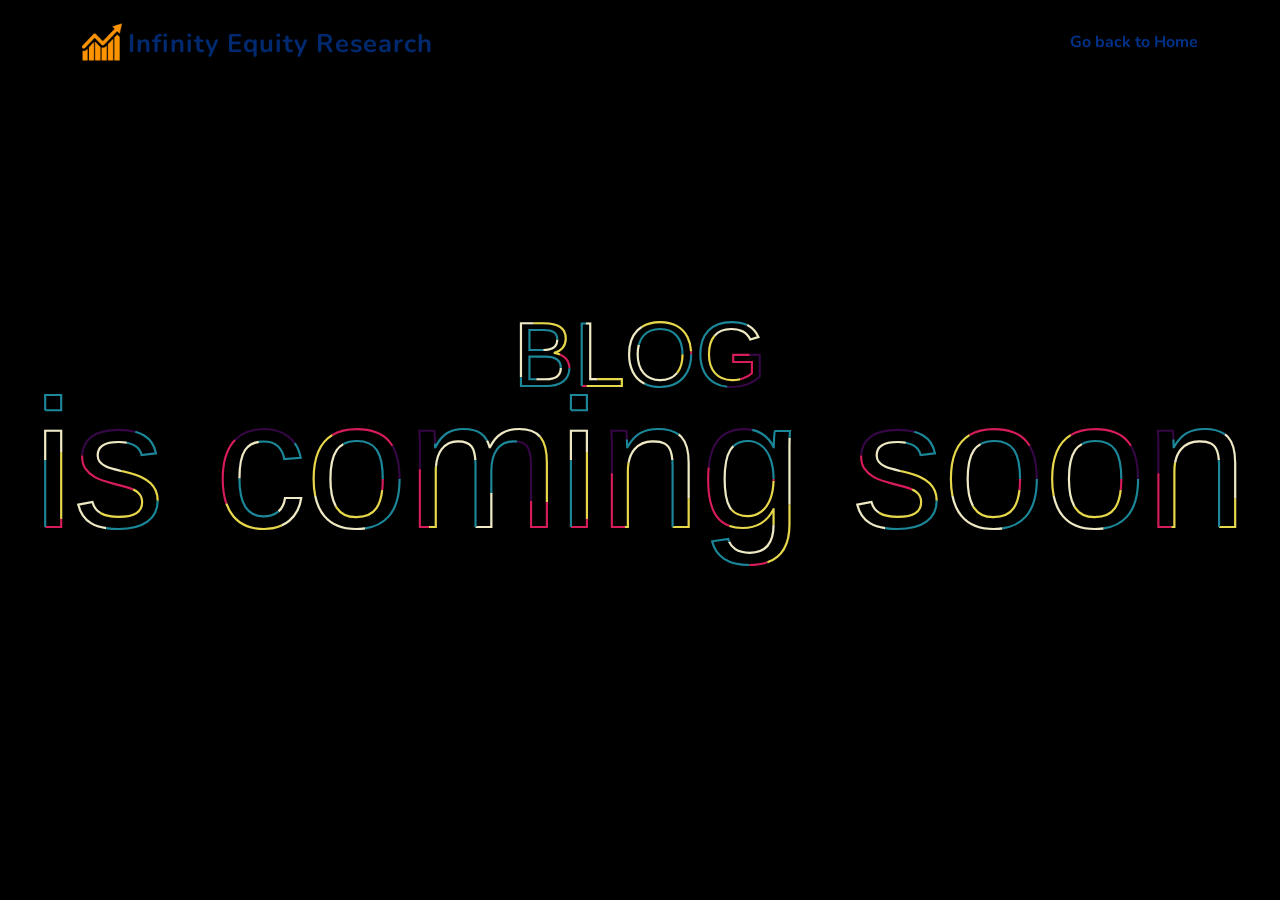
<file: IER/public/blog-comingsoon.html>
<!DOCTYPE html>
<html lang="en">

<head>
  <meta charset="utf-8">
  <meta content="width=device-width, initial-scale=1.0" name="viewport">

  <title>Blog</title>
  <meta content="" name="description">
  <meta content="" name="keywords">

  <!-- Favicons -->
  <link href="assets/img/favicon.ico" rel="icon">
  <link href="assets/img/apple-touch-icon.png" rel="apple-touch-icon">

  <!-- Google Fonts -->
  <link href="https://fonts.googleapis.com/css?family=Open+Sans:300,300i,400,400i,600,600i,700,700i|Nunito:300,300i,400,400i,600,600i,700,700i|Poppins:300,300i,400,400i,500,500i,600,600i,700,700i" rel="stylesheet">

  <!-- Vendor CSS Files -->
  <link href="assets/vendor/bootstrap/css/bootstrap.min.css" rel="stylesheet">
  <link href="assets/vendor/bootstrap-icons/bootstrap-icons.css" rel="stylesheet">
  <link href="assets/vendor/aos/aos.css" rel="stylesheet">
  <link href="assets/vendor/remixicon/remixicon.css" rel="stylesheet">
  <link href="assets/vendor/swiper/swiper-bundle.min.css" rel="stylesheet">
  <link href="assets/vendor/glightbox/css/glightbox.min.css" rel="stylesheet">

  <!-- Template Main CSS File -->
  <link href="assets/css/style.css" rel="stylesheet">

  <!-- =======================================================
  * Template Name: FlexStart - v1.4.0
  * Template URL: https://bootstrapmade.com/flexstart-bootstrap-startup-template/
  * Author: BootstrapMade.com
  * License: https://bootstrapmade.com/license/
  ======================================================== -->
</head>

<body>

  <!-- ======= Header ======= -->
  <header id="header" class="header fixed-top">
    <div class="container-fluid container-xl d-flex align-items-center justify-content-between">

      <a href="index.html" class="logo d-flex align-items-center">
        <img src="assets/img/logo2.png" alt="">
        <span style="font-size:2vw;">Infinity Equity Research</span>
      </a>

      <nav id="navbar" class="navbar">
        <ul>
          <li><a class="nav-link scrollto " href="index.html">Go back to Home</a></li>
          
        </ul>
        <i class="bi bi-list mobile-nav-toggle"></i>
      </nav><!-- .navbar -->

    </div>
  </header><!-- End Header -->
  <svg viewBox="0 0 1800 600">
    <symbol id="s-text">
      <text text-anchor="middle"
            x="50%"
            y="35%"
            class="webcoderskull"
            >
        BLOG 
      </text>
      <text text-anchor="middle"
            x="50%"
            y="68%"
            class="text--line"
            >
       is coming soon
      </text>
      
    </symbol>
    
    <g class="g-ants">
      <use xlink:href="#s-text"
        class="webcoderskull-1"></use>     
      <use xlink:href="#s-text"
        class="webcoderskull-1"></use>     
      <use xlink:href="#s-text"
        class="webcoderskull-1"></use>     
      <use xlink:href="#s-text"
        class="webcoderskull-1"></use>     
      <use xlink:href="#s-text"
        class="webcoderskull-1"></use>     
    </g>
    
    
  </svg>
 
  <!-- ======= Footer ======= -->
  
  <a href="#" class="back-to-top d-flex align-items-center justify-content-center"><i class="bi bi-arrow-up-short"></i></a>

  <!-- Vendor JS Files -->
  <script src="assets/vendor/bootstrap/js/bootstrap.bundle.js"></script>
  <script src="assets/vendor/aos/aos.js"></script>
  <script src="assets/vendor/php-email-form/validate.js"></script>
  <script src="assets/vendor/swiper/swiper-bundle.min.js"></script>
  <script src="assets/vendor/purecounter/purecounter.js"></script>
  <script src="assets/vendor/isotope-layout/isotope.pkgd.min.js"></script>
  <script src="assets/vendor/glightbox/js/glightbox.min.js"></script>

  <!-- Template Main JS File -->
  <script src="assets/js/main.js"></script>

</body>

</html>
</file>
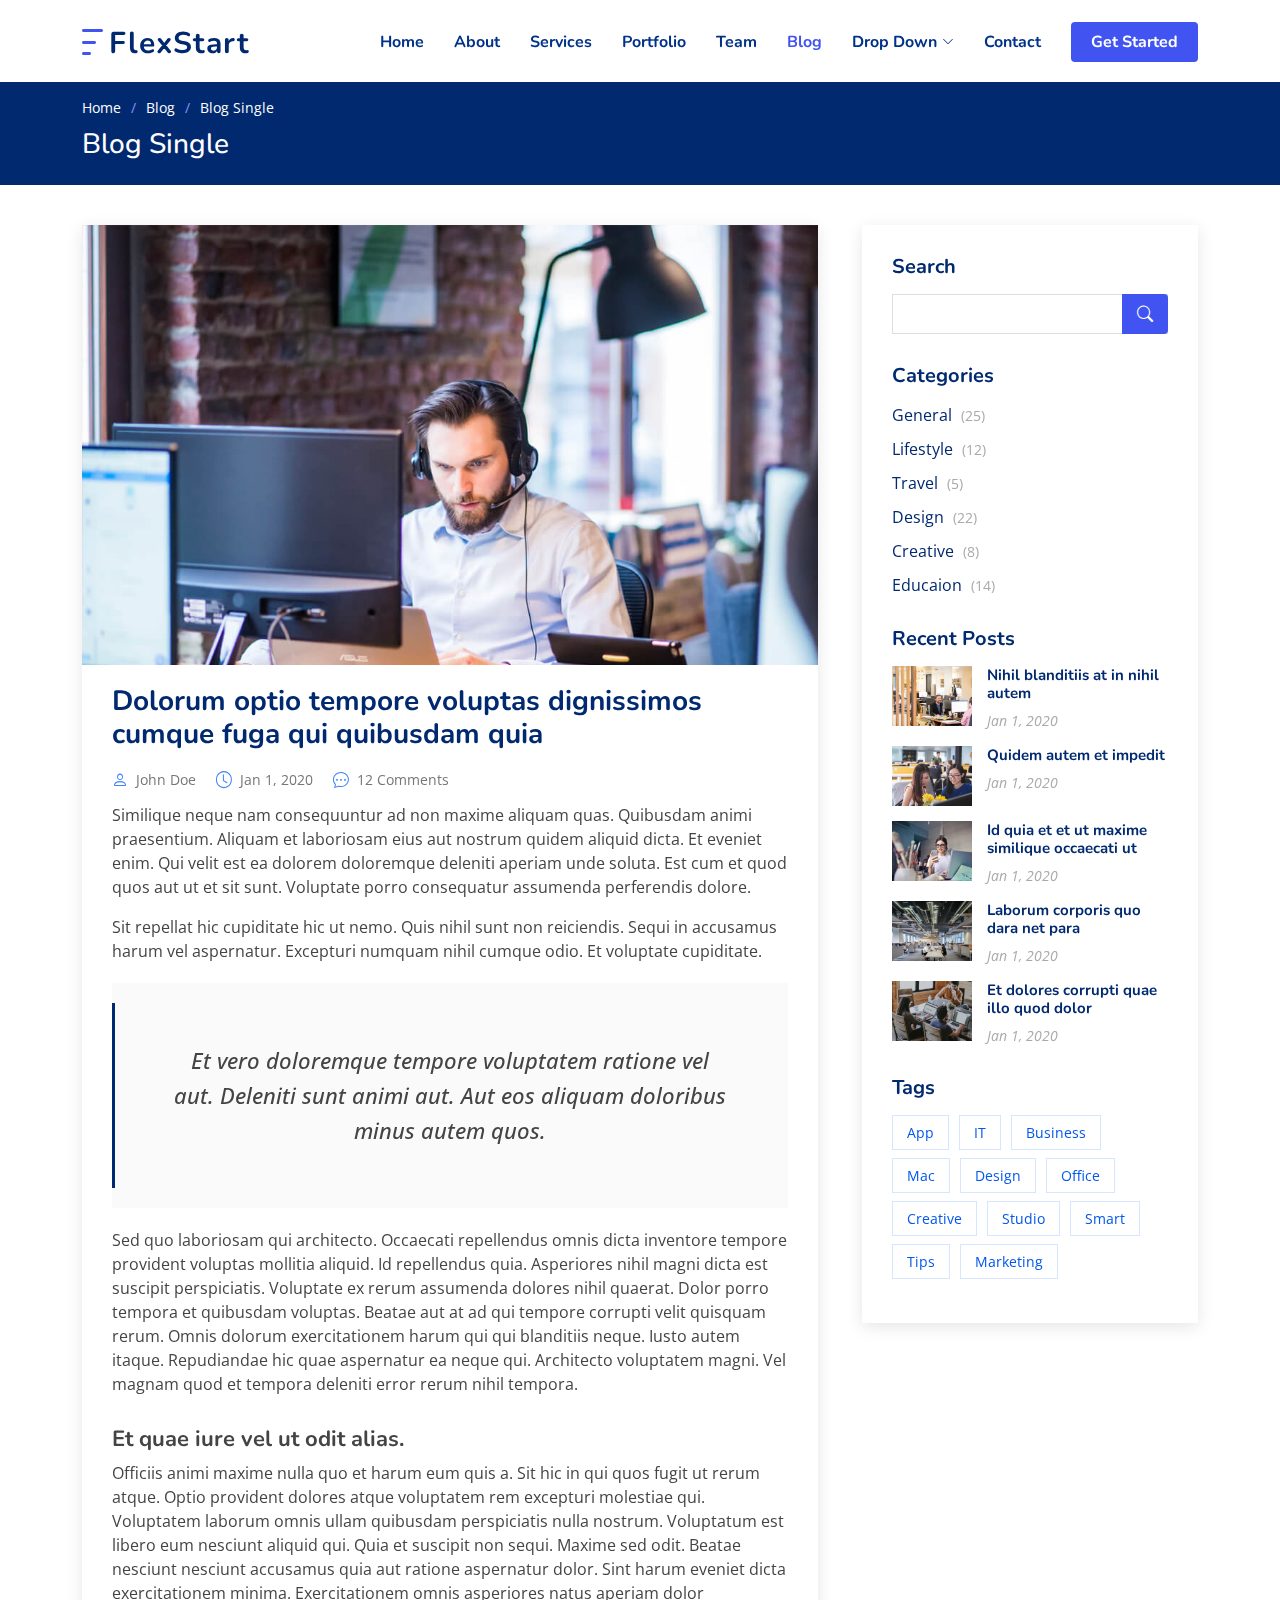
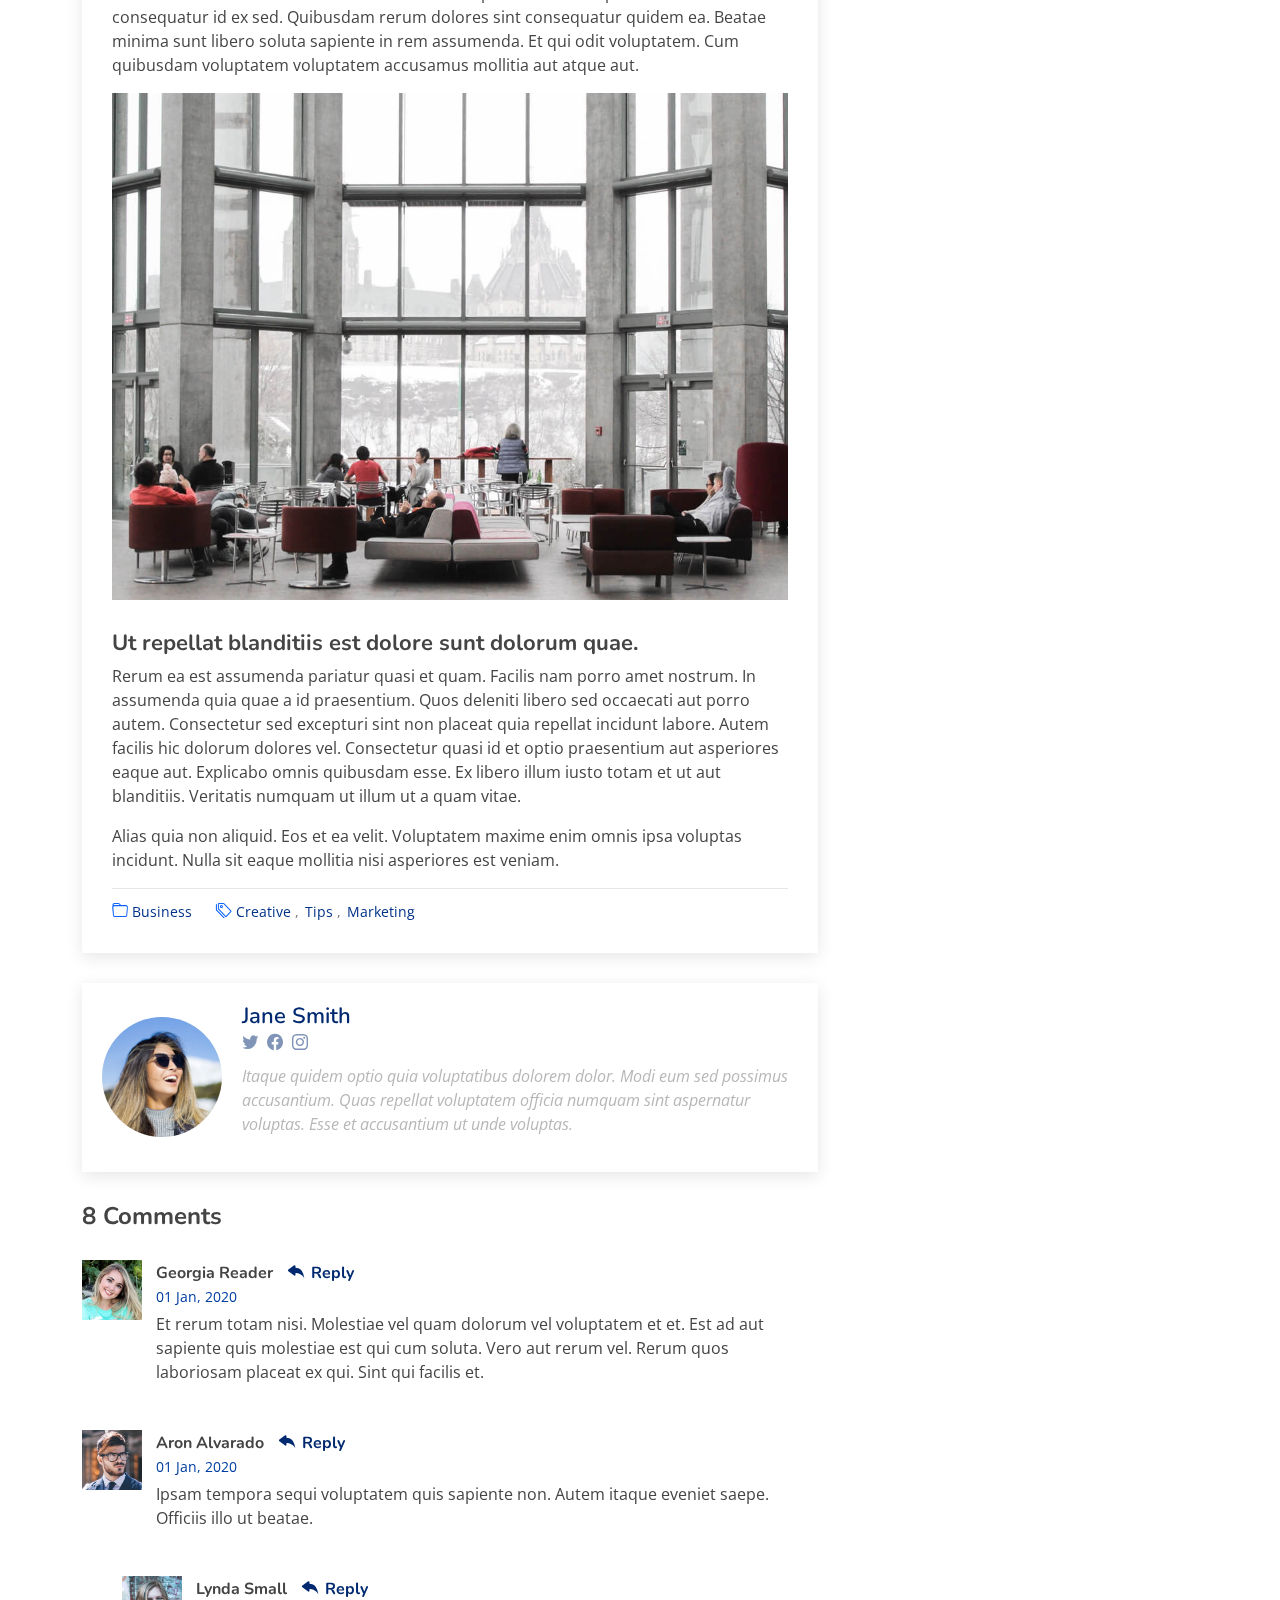
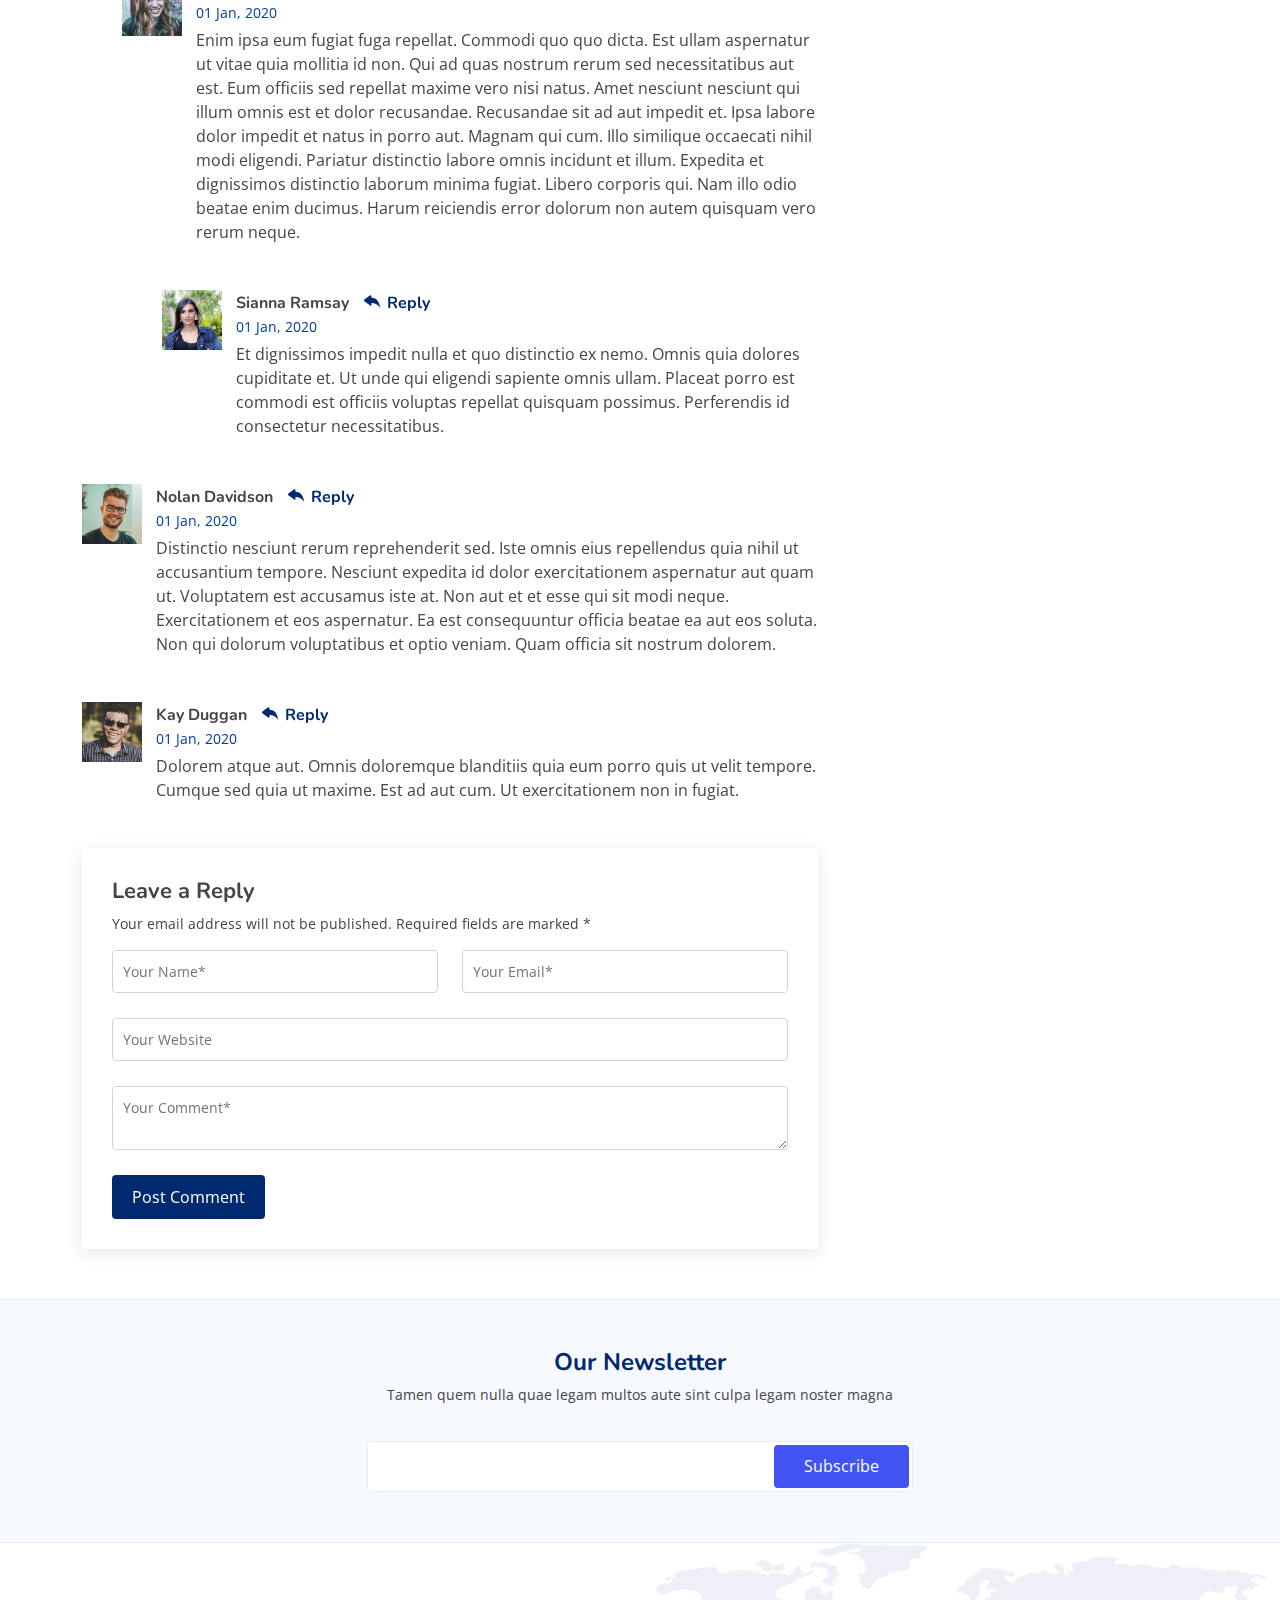
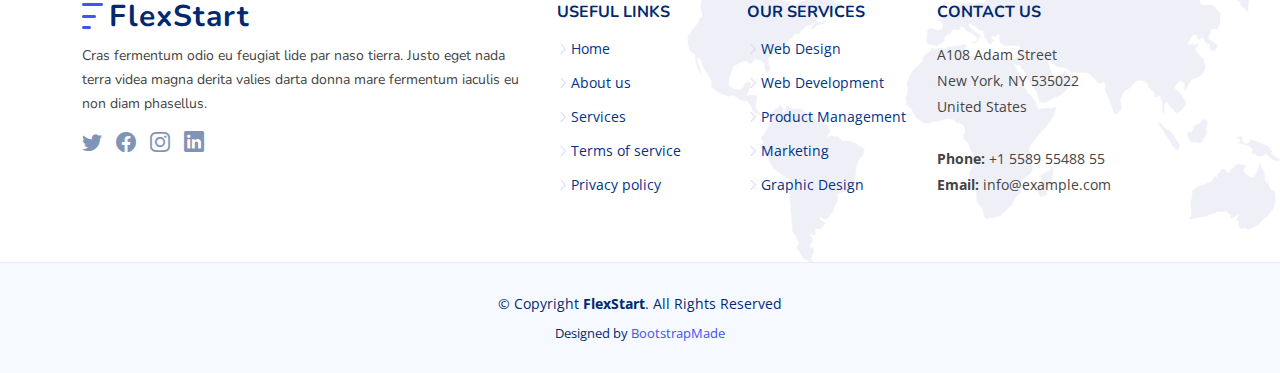
<file: IER/public/blog-single.html>
<!DOCTYPE html>
<html lang="en">

<head>
  <meta charset="utf-8">
  <meta content="width=device-width, initial-scale=1.0" name="viewport">

  <title>Blog Single - FlexStart Bootstrap Template</title>
  <meta content="" name="description">
  <meta content="" name="keywords">

  <!-- Favicons -->
  <link href="assets/img/favicon.png" rel="icon">
  <link href="assets/img/apple-touch-icon.png" rel="apple-touch-icon">

  <!-- Google Fonts -->
  <link href="https://fonts.googleapis.com/css?family=Open+Sans:300,300i,400,400i,600,600i,700,700i|Nunito:300,300i,400,400i,600,600i,700,700i|Poppins:300,300i,400,400i,500,500i,600,600i,700,700i" rel="stylesheet">

  <!-- Vendor CSS Files -->
  <link href="assets/vendor/bootstrap/css/bootstrap.min.css" rel="stylesheet">
  <link href="assets/vendor/bootstrap-icons/bootstrap-icons.css" rel="stylesheet">
  <link href="assets/vendor/aos/aos.css" rel="stylesheet">
  <link href="assets/vendor/remixicon/remixicon.css" rel="stylesheet">
  <link href="assets/vendor/swiper/swiper-bundle.min.css" rel="stylesheet">
  <link href="assets/vendor/glightbox/css/glightbox.min.css" rel="stylesheet">

  <!-- Template Main CSS File -->
  <link href="assets/css/style.css" rel="stylesheet">

  <!-- =======================================================
  * Template Name: FlexStart - v1.4.0
  * Template URL: https://bootstrapmade.com/flexstart-bootstrap-startup-template/
  * Author: BootstrapMade.com
  * License: https://bootstrapmade.com/license/
  ======================================================== -->
</head>

<body>

  <!-- ======= Header ======= -->
  <header id="header" class="header fixed-top">
    <div class="container-fluid container-xl d-flex align-items-center justify-content-between">

      <a href="index.html" class="logo d-flex align-items-center">
        <img src="assets/img/logo.png" alt="">
        <span>FlexStart</span>
      </a>

      <nav id="navbar" class="navbar">
        <ul>
          <li><a class="nav-link scrollto " href="#hero">Home</a></li>
          <li><a class="nav-link scrollto" href="#about">About</a></li>
          <li><a class="nav-link scrollto" href="#services">Services</a></li>
          <li><a class="nav-link scrollto" href="#portfolio">Portfolio</a></li>
          <li><a class="nav-link scrollto" href="#team">Team</a></li>
          <li><a class="active" href="blog.html">Blog</a></li>
          <li class="dropdown"><a href="#"><span>Drop Down</span> <i class="bi bi-chevron-down"></i></a>
            <ul>
              <li><a href="#">Drop Down 1</a></li>
              <li class="dropdown"><a href="#"><span>Deep Drop Down</span> <i class="bi bi-chevron-right"></i></a>
                <ul>
                  <li><a href="#">Deep Drop Down 1</a></li>
                  <li><a href="#">Deep Drop Down 2</a></li>
                  <li><a href="#">Deep Drop Down 3</a></li>
                  <li><a href="#">Deep Drop Down 4</a></li>
                  <li><a href="#">Deep Drop Down 5</a></li>
                </ul>
              </li>
              <li><a href="#">Drop Down 2</a></li>
              <li><a href="#">Drop Down 3</a></li>
              <li><a href="#">Drop Down 4</a></li>
            </ul>
          </li>
          <li><a class="nav-link scrollto" href="#contact">Contact</a></li>
          <li><a class="getstarted scrollto" href="#about">Get Started</a></li>
        </ul>
        <i class="bi bi-list mobile-nav-toggle"></i>
      </nav><!-- .navbar -->

    </div>
  </header><!-- End Header -->

  <main id="main">

    <!-- ======= Breadcrumbs ======= -->
    <section class="breadcrumbs">
      <div class="container">

        <ol>
          <li><a href="index.html">Home</a></li>
          <li><a href="blog.html">Blog</a></li>
          <li>Blog Single</li>
        </ol>
        <h2>Blog Single</h2>

      </div>
    </section><!-- End Breadcrumbs -->

    <!-- ======= Blog Single Section ======= -->
    <section id="blog" class="blog">
      <div class="container" data-aos="fade-up">

        <div class="row">

          <div class="col-lg-8 entries">

            <article class="entry entry-single">

              <div class="entry-img">
                <img src="assets/img/blog/blog-1.jpg" alt="" class="img-fluid">
              </div>

              <h2 class="entry-title">
                <a href="blog-single.html">Dolorum optio tempore voluptas dignissimos cumque fuga qui quibusdam quia</a>
              </h2>

              <div class="entry-meta">
                <ul>
                  <li class="d-flex align-items-center"><i class="bi bi-person"></i> <a href="blog-single.html">John Doe</a></li>
                  <li class="d-flex align-items-center"><i class="bi bi-clock"></i> <a href="blog-single.html"><time datetime="2020-01-01">Jan 1, 2020</time></a></li>
                  <li class="d-flex align-items-center"><i class="bi bi-chat-dots"></i> <a href="blog-single.html">12 Comments</a></li>
                </ul>
              </div>

              <div class="entry-content">
                <p>
                  Similique neque nam consequuntur ad non maxime aliquam quas. Quibusdam animi praesentium. Aliquam et laboriosam eius aut nostrum quidem aliquid dicta.
                  Et eveniet enim. Qui velit est ea dolorem doloremque deleniti aperiam unde soluta. Est cum et quod quos aut ut et sit sunt. Voluptate porro consequatur assumenda perferendis dolore.
                </p>

                <p>
                  Sit repellat hic cupiditate hic ut nemo. Quis nihil sunt non reiciendis. Sequi in accusamus harum vel aspernatur. Excepturi numquam nihil cumque odio. Et voluptate cupiditate.
                </p>

                <blockquote>
                  <p>
                    Et vero doloremque tempore voluptatem ratione vel aut. Deleniti sunt animi aut. Aut eos aliquam doloribus minus autem quos.
                  </p>
                </blockquote>

                <p>
                  Sed quo laboriosam qui architecto. Occaecati repellendus omnis dicta inventore tempore provident voluptas mollitia aliquid. Id repellendus quia. Asperiores nihil magni dicta est suscipit perspiciatis. Voluptate ex rerum assumenda dolores nihil quaerat.
                  Dolor porro tempora et quibusdam voluptas. Beatae aut at ad qui tempore corrupti velit quisquam rerum. Omnis dolorum exercitationem harum qui qui blanditiis neque.
                  Iusto autem itaque. Repudiandae hic quae aspernatur ea neque qui. Architecto voluptatem magni. Vel magnam quod et tempora deleniti error rerum nihil tempora.
                </p>

                <h3>Et quae iure vel ut odit alias.</h3>
                <p>
                  Officiis animi maxime nulla quo et harum eum quis a. Sit hic in qui quos fugit ut rerum atque. Optio provident dolores atque voluptatem rem excepturi molestiae qui. Voluptatem laborum omnis ullam quibusdam perspiciatis nulla nostrum. Voluptatum est libero eum nesciunt aliquid qui.
                  Quia et suscipit non sequi. Maxime sed odit. Beatae nesciunt nesciunt accusamus quia aut ratione aspernatur dolor. Sint harum eveniet dicta exercitationem minima. Exercitationem omnis asperiores natus aperiam dolor consequatur id ex sed. Quibusdam rerum dolores sint consequatur quidem ea.
                  Beatae minima sunt libero soluta sapiente in rem assumenda. Et qui odit voluptatem. Cum quibusdam voluptatem voluptatem accusamus mollitia aut atque aut.
                </p>
                <img src="assets/img/blog/blog-inside-post.jpg" class="img-fluid" alt="">

                <h3>Ut repellat blanditiis est dolore sunt dolorum quae.</h3>
                <p>
                  Rerum ea est assumenda pariatur quasi et quam. Facilis nam porro amet nostrum. In assumenda quia quae a id praesentium. Quos deleniti libero sed occaecati aut porro autem. Consectetur sed excepturi sint non placeat quia repellat incidunt labore. Autem facilis hic dolorum dolores vel.
                  Consectetur quasi id et optio praesentium aut asperiores eaque aut. Explicabo omnis quibusdam esse. Ex libero illum iusto totam et ut aut blanditiis. Veritatis numquam ut illum ut a quam vitae.
                </p>
                <p>
                  Alias quia non aliquid. Eos et ea velit. Voluptatem maxime enim omnis ipsa voluptas incidunt. Nulla sit eaque mollitia nisi asperiores est veniam.
                </p>

              </div>

              <div class="entry-footer">
                <i class="bi bi-folder"></i>
                <ul class="cats">
                  <li><a href="#">Business</a></li>
                </ul>

                <i class="bi bi-tags"></i>
                <ul class="tags">
                  <li><a href="#">Creative</a></li>
                  <li><a href="#">Tips</a></li>
                  <li><a href="#">Marketing</a></li>
                </ul>
              </div>

            </article><!-- End blog entry -->

            <div class="blog-author d-flex align-items-center">
              <img src="assets/img/blog/blog-author.jpg" class="rounded-circle float-left" alt="">
              <div>
                <h4>Jane Smith</h4>
                <div class="social-links">
                  <a href="https://twitters.com/#"><i class="bi bi-twitter"></i></a>
                  <a href="https://facebook.com/#"><i class="bi bi-facebook"></i></a>
                  <a href="https://instagram.com/#"><i class="biu bi-instagram"></i></a>
                </div>
                <p>
                  Itaque quidem optio quia voluptatibus dolorem dolor. Modi eum sed possimus accusantium. Quas repellat voluptatem officia numquam sint aspernatur voluptas. Esse et accusantium ut unde voluptas.
                </p>
              </div>
            </div><!-- End blog author bio -->

            <div class="blog-comments">

              <h4 class="comments-count">8 Comments</h4>

              <div id="comment-1" class="comment">
                <div class="d-flex">
                  <div class="comment-img"><img src="assets/img/blog/comments-1.jpg" alt=""></div>
                  <div>
                    <h5><a href="">Georgia Reader</a> <a href="#" class="reply"><i class="bi bi-reply-fill"></i> Reply</a></h5>
                    <time datetime="2020-01-01">01 Jan, 2020</time>
                    <p>
                      Et rerum totam nisi. Molestiae vel quam dolorum vel voluptatem et et. Est ad aut sapiente quis molestiae est qui cum soluta.
                      Vero aut rerum vel. Rerum quos laboriosam placeat ex qui. Sint qui facilis et.
                    </p>
                  </div>
                </div>
              </div><!-- End comment #1 -->

              <div id="comment-2" class="comment">
                <div class="d-flex">
                  <div class="comment-img"><img src="assets/img/blog/comments-2.jpg" alt=""></div>
                  <div>
                    <h5><a href="">Aron Alvarado</a> <a href="#" class="reply"><i class="bi bi-reply-fill"></i> Reply</a></h5>
                    <time datetime="2020-01-01">01 Jan, 2020</time>
                    <p>
                      Ipsam tempora sequi voluptatem quis sapiente non. Autem itaque eveniet saepe. Officiis illo ut beatae.
                    </p>
                  </div>
                </div>

                <div id="comment-reply-1" class="comment comment-reply">
                  <div class="d-flex">
                    <div class="comment-img"><img src="assets/img/blog/comments-3.jpg" alt=""></div>
                    <div>
                      <h5><a href="">Lynda Small</a> <a href="#" class="reply"><i class="bi bi-reply-fill"></i> Reply</a></h5>
                      <time datetime="2020-01-01">01 Jan, 2020</time>
                      <p>
                        Enim ipsa eum fugiat fuga repellat. Commodi quo quo dicta. Est ullam aspernatur ut vitae quia mollitia id non. Qui ad quas nostrum rerum sed necessitatibus aut est. Eum officiis sed repellat maxime vero nisi natus. Amet nesciunt nesciunt qui illum omnis est et dolor recusandae.

                        Recusandae sit ad aut impedit et. Ipsa labore dolor impedit et natus in porro aut. Magnam qui cum. Illo similique occaecati nihil modi eligendi. Pariatur distinctio labore omnis incidunt et illum. Expedita et dignissimos distinctio laborum minima fugiat.

                        Libero corporis qui. Nam illo odio beatae enim ducimus. Harum reiciendis error dolorum non autem quisquam vero rerum neque.
                      </p>
                    </div>
                  </div>

                  <div id="comment-reply-2" class="comment comment-reply">
                    <div class="d-flex">
                      <div class="comment-img"><img src="assets/img/blog/comments-4.jpg" alt=""></div>
                      <div>
                        <h5><a href="">Sianna Ramsay</a> <a href="#" class="reply"><i class="bi bi-reply-fill"></i> Reply</a></h5>
                        <time datetime="2020-01-01">01 Jan, 2020</time>
                        <p>
                          Et dignissimos impedit nulla et quo distinctio ex nemo. Omnis quia dolores cupiditate et. Ut unde qui eligendi sapiente omnis ullam. Placeat porro est commodi est officiis voluptas repellat quisquam possimus. Perferendis id consectetur necessitatibus.
                        </p>
                      </div>
                    </div>

                  </div><!-- End comment reply #2-->

                </div><!-- End comment reply #1-->

              </div><!-- End comment #2-->

              <div id="comment-3" class="comment">
                <div class="d-flex">
                  <div class="comment-img"><img src="assets/img/blog/comments-5.jpg" alt=""></div>
                  <div>
                    <h5><a href="">Nolan Davidson</a> <a href="#" class="reply"><i class="bi bi-reply-fill"></i> Reply</a></h5>
                    <time datetime="2020-01-01">01 Jan, 2020</time>
                    <p>
                      Distinctio nesciunt rerum reprehenderit sed. Iste omnis eius repellendus quia nihil ut accusantium tempore. Nesciunt expedita id dolor exercitationem aspernatur aut quam ut. Voluptatem est accusamus iste at.
                      Non aut et et esse qui sit modi neque. Exercitationem et eos aspernatur. Ea est consequuntur officia beatae ea aut eos soluta. Non qui dolorum voluptatibus et optio veniam. Quam officia sit nostrum dolorem.
                    </p>
                  </div>
                </div>

              </div><!-- End comment #3 -->

              <div id="comment-4" class="comment">
                <div class="d-flex">
                  <div class="comment-img"><img src="assets/img/blog/comments-6.jpg" alt=""></div>
                  <div>
                    <h5><a href="">Kay Duggan</a> <a href="#" class="reply"><i class="bi bi-reply-fill"></i> Reply</a></h5>
                    <time datetime="2020-01-01">01 Jan, 2020</time>
                    <p>
                      Dolorem atque aut. Omnis doloremque blanditiis quia eum porro quis ut velit tempore. Cumque sed quia ut maxime. Est ad aut cum. Ut exercitationem non in fugiat.
                    </p>
                  </div>
                </div>

              </div><!-- End comment #4 -->

              <div class="reply-form">
                <h4>Leave a Reply</h4>
                <p>Your email address will not be published. Required fields are marked * </p>
                <form action="">
                  <div class="row">
                    <div class="col-md-6 form-group">
                      <input name="name" type="text" class="form-control" placeholder="Your Name*">
                    </div>
                    <div class="col-md-6 form-group">
                      <input name="email" type="text" class="form-control" placeholder="Your Email*">
                    </div>
                  </div>
                  <div class="row">
                    <div class="col form-group">
                      <input name="website" type="text" class="form-control" placeholder="Your Website">
                    </div>
                  </div>
                  <div class="row">
                    <div class="col form-group">
                      <textarea name="comment" class="form-control" placeholder="Your Comment*"></textarea>
                    </div>
                  </div>
                  <button type="submit" class="btn btn-primary">Post Comment</button>

                </form>

              </div>

            </div><!-- End blog comments -->

          </div><!-- End blog entries list -->

          <div class="col-lg-4">

            <div class="sidebar">

              <h3 class="sidebar-title">Search</h3>
              <div class="sidebar-item search-form">
                <form action="">
                  <input type="text">
                  <button type="submit"><i class="bi bi-search"></i></button>
                </form>
              </div><!-- End sidebar search formn-->

              <h3 class="sidebar-title">Categories</h3>
              <div class="sidebar-item categories">
                <ul>
                  <li><a href="#">General <span>(25)</span></a></li>
                  <li><a href="#">Lifestyle <span>(12)</span></a></li>
                  <li><a href="#">Travel <span>(5)</span></a></li>
                  <li><a href="#">Design <span>(22)</span></a></li>
                  <li><a href="#">Creative <span>(8)</span></a></li>
                  <li><a href="#">Educaion <span>(14)</span></a></li>
                </ul>
              </div><!-- End sidebar categories-->

              <h3 class="sidebar-title">Recent Posts</h3>
              <div class="sidebar-item recent-posts">
                <div class="post-item clearfix">
                  <img src="assets/img/blog/blog-recent-1.jpg" alt="">
                  <h4><a href="blog-single.html">Nihil blanditiis at in nihil autem</a></h4>
                  <time datetime="2020-01-01">Jan 1, 2020</time>
                </div>

                <div class="post-item clearfix">
                  <img src="assets/img/blog/blog-recent-2.jpg" alt="">
                  <h4><a href="blog-single.html">Quidem autem et impedit</a></h4>
                  <time datetime="2020-01-01">Jan 1, 2020</time>
                </div>

                <div class="post-item clearfix">
                  <img src="assets/img/blog/blog-recent-3.jpg" alt="">
                  <h4><a href="blog-single.html">Id quia et et ut maxime similique occaecati ut</a></h4>
                  <time datetime="2020-01-01">Jan 1, 2020</time>
                </div>

                <div class="post-item clearfix">
                  <img src="assets/img/blog/blog-recent-4.jpg" alt="">
                  <h4><a href="blog-single.html">Laborum corporis quo dara net para</a></h4>
                  <time datetime="2020-01-01">Jan 1, 2020</time>
                </div>

                <div class="post-item clearfix">
                  <img src="assets/img/blog/blog-recent-5.jpg" alt="">
                  <h4><a href="blog-single.html">Et dolores corrupti quae illo quod dolor</a></h4>
                  <time datetime="2020-01-01">Jan 1, 2020</time>
                </div>

              </div><!-- End sidebar recent posts-->

              <h3 class="sidebar-title">Tags</h3>
              <div class="sidebar-item tags">
                <ul>
                  <li><a href="#">App</a></li>
                  <li><a href="#">IT</a></li>
                  <li><a href="#">Business</a></li>
                  <li><a href="#">Mac</a></li>
                  <li><a href="#">Design</a></li>
                  <li><a href="#">Office</a></li>
                  <li><a href="#">Creative</a></li>
                  <li><a href="#">Studio</a></li>
                  <li><a href="#">Smart</a></li>
                  <li><a href="#">Tips</a></li>
                  <li><a href="#">Marketing</a></li>
                </ul>
              </div><!-- End sidebar tags-->

            </div><!-- End sidebar -->

          </div><!-- End blog sidebar -->

        </div>

      </div>
    </section><!-- End Blog Single Section -->

  </main><!-- End #main -->

  <!-- ======= Footer ======= -->
  <footer id="footer" class="footer">

    <div class="footer-newsletter">
      <div class="container">
        <div class="row justify-content-center">
          <div class="col-lg-12 text-center">
            <h4>Our Newsletter</h4>
            <p>Tamen quem nulla quae legam multos aute sint culpa legam noster magna</p>
          </div>
          <div class="col-lg-6">
            <form action="" method="post">
              <input type="email" name="email"><input type="submit" value="Subscribe">
            </form>
          </div>
        </div>
      </div>
    </div>

    <div class="footer-top">
      <div class="container">
        <div class="row gy-4">
          <div class="col-lg-5 col-md-12 footer-info">
            <a href="index.html" class="logo d-flex align-items-center">
              <img src="assets/img/logo.png" alt="">
              <span>FlexStart</span>
            </a>
            <p>Cras fermentum odio eu feugiat lide par naso tierra. Justo eget nada terra videa magna derita valies darta donna mare fermentum iaculis eu non diam phasellus.</p>
            <div class="social-links mt-3">
              <a href="#" class="twitter"><i class="bi bi-twitter"></i></a>
              <a href="#" class="facebook"><i class="bi bi-facebook"></i></a>
              <a href="#" class="instagram"><i class="bi bi-instagram bx bxl-instagram"></i></a>
              <a href="#" class="linkedin"><i class="bi bi-linkedin bx bxl-linkedin"></i></a>
            </div>
          </div>

          <div class="col-lg-2 col-6 footer-links">
            <h4>Useful Links</h4>
            <ul>
              <li><i class="bi bi-chevron-right"></i> <a href="#">Home</a></li>
              <li><i class="bi bi-chevron-right"></i> <a href="#">About us</a></li>
              <li><i class="bi bi-chevron-right"></i> <a href="#">Services</a></li>
              <li><i class="bi bi-chevron-right"></i> <a href="#">Terms of service</a></li>
              <li><i class="bi bi-chevron-right"></i> <a href="#">Privacy policy</a></li>
            </ul>
          </div>

          <div class="col-lg-2 col-6 footer-links">
            <h4>Our Services</h4>
            <ul>
              <li><i class="bi bi-chevron-right"></i> <a href="#">Web Design</a></li>
              <li><i class="bi bi-chevron-right"></i> <a href="#">Web Development</a></li>
              <li><i class="bi bi-chevron-right"></i> <a href="#">Product Management</a></li>
              <li><i class="bi bi-chevron-right"></i> <a href="#">Marketing</a></li>
              <li><i class="bi bi-chevron-right"></i> <a href="#">Graphic Design</a></li>
            </ul>
          </div>

          <div class="col-lg-3 col-md-12 footer-contact text-center text-md-start">
            <h4>Contact Us</h4>
            <p>
              A108 Adam Street <br>
              New York, NY 535022<br>
              United States <br><br>
              <strong>Phone:</strong> +1 5589 55488 55<br>
              <strong>Email:</strong> info@example.com<br>
            </p>

          </div>

        </div>
      </div>
    </div>

    <div class="container">
      <div class="copyright">
        &copy; Copyright <strong><span>FlexStart</span></strong>. All Rights Reserved
      </div>
      <div class="credits">
        <!-- All the links in the footer should remain intact. -->
        <!-- You can delete the links only if you purchased the pro version. -->
        <!-- Licensing information: https://bootstrapmade.com/license/ -->
        <!-- Purchase the pro version with working PHP/AJAX contact form: https://bootstrapmade.com/flexstart-bootstrap-startup-template/ -->
        Designed by <a href="https://bootstrapmade.com/">BootstrapMade</a>
      </div>
    </div>
  </footer><!-- End Footer -->

  <a href="#" class="back-to-top d-flex align-items-center justify-content-center"><i class="bi bi-arrow-up-short"></i></a>

  <!-- Vendor JS Files -->
  <script src="assets/vendor/bootstrap/js/bootstrap.bundle.js"></script>
  <script src="assets/vendor/aos/aos.js"></script>
  <script src="assets/vendor/php-email-form/validate.js"></script>
  <script src="assets/vendor/swiper/swiper-bundle.min.js"></script>
  <script src="assets/vendor/purecounter/purecounter.js"></script>
  <script src="assets/vendor/isotope-layout/isotope.pkgd.min.js"></script>
  <script src="assets/vendor/glightbox/js/glightbox.min.js"></script>

  <!-- Template Main JS File -->
  <script src="assets/js/main.js"></script>

</body>

</html>
</file>
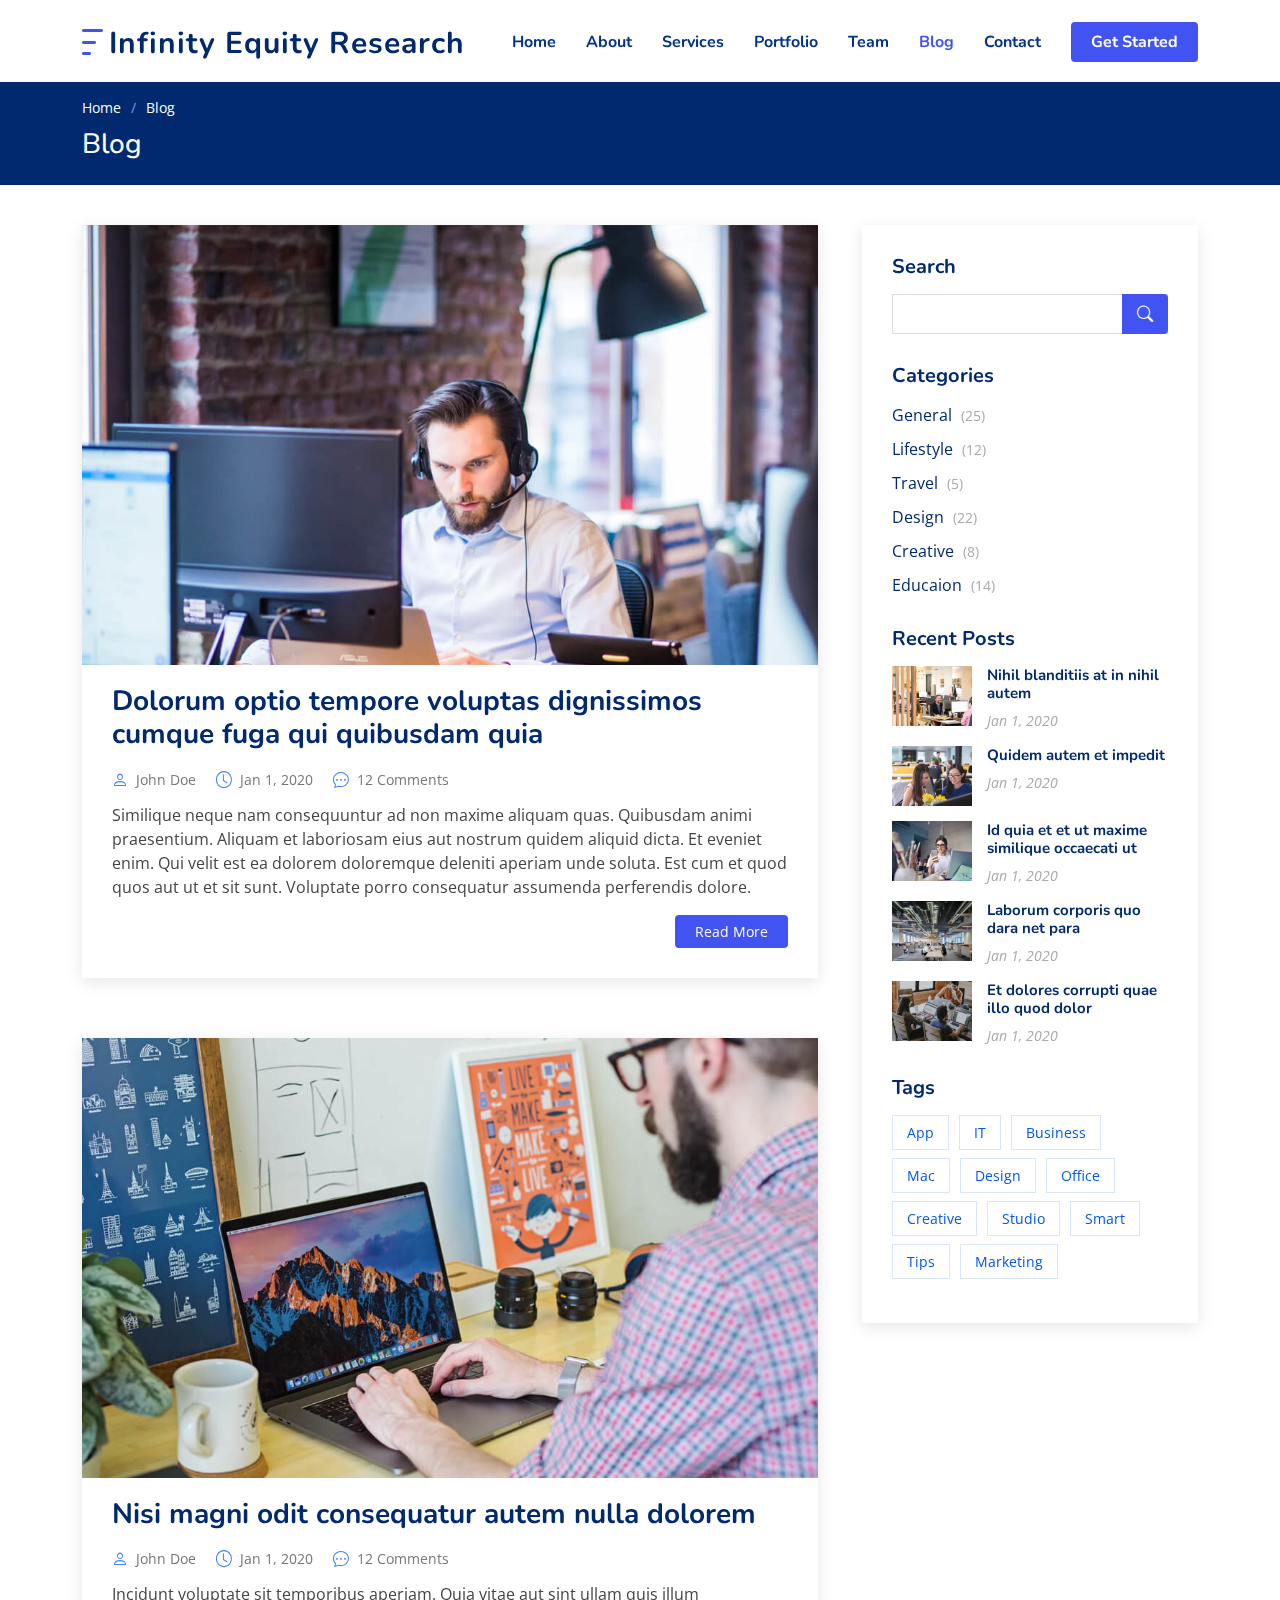
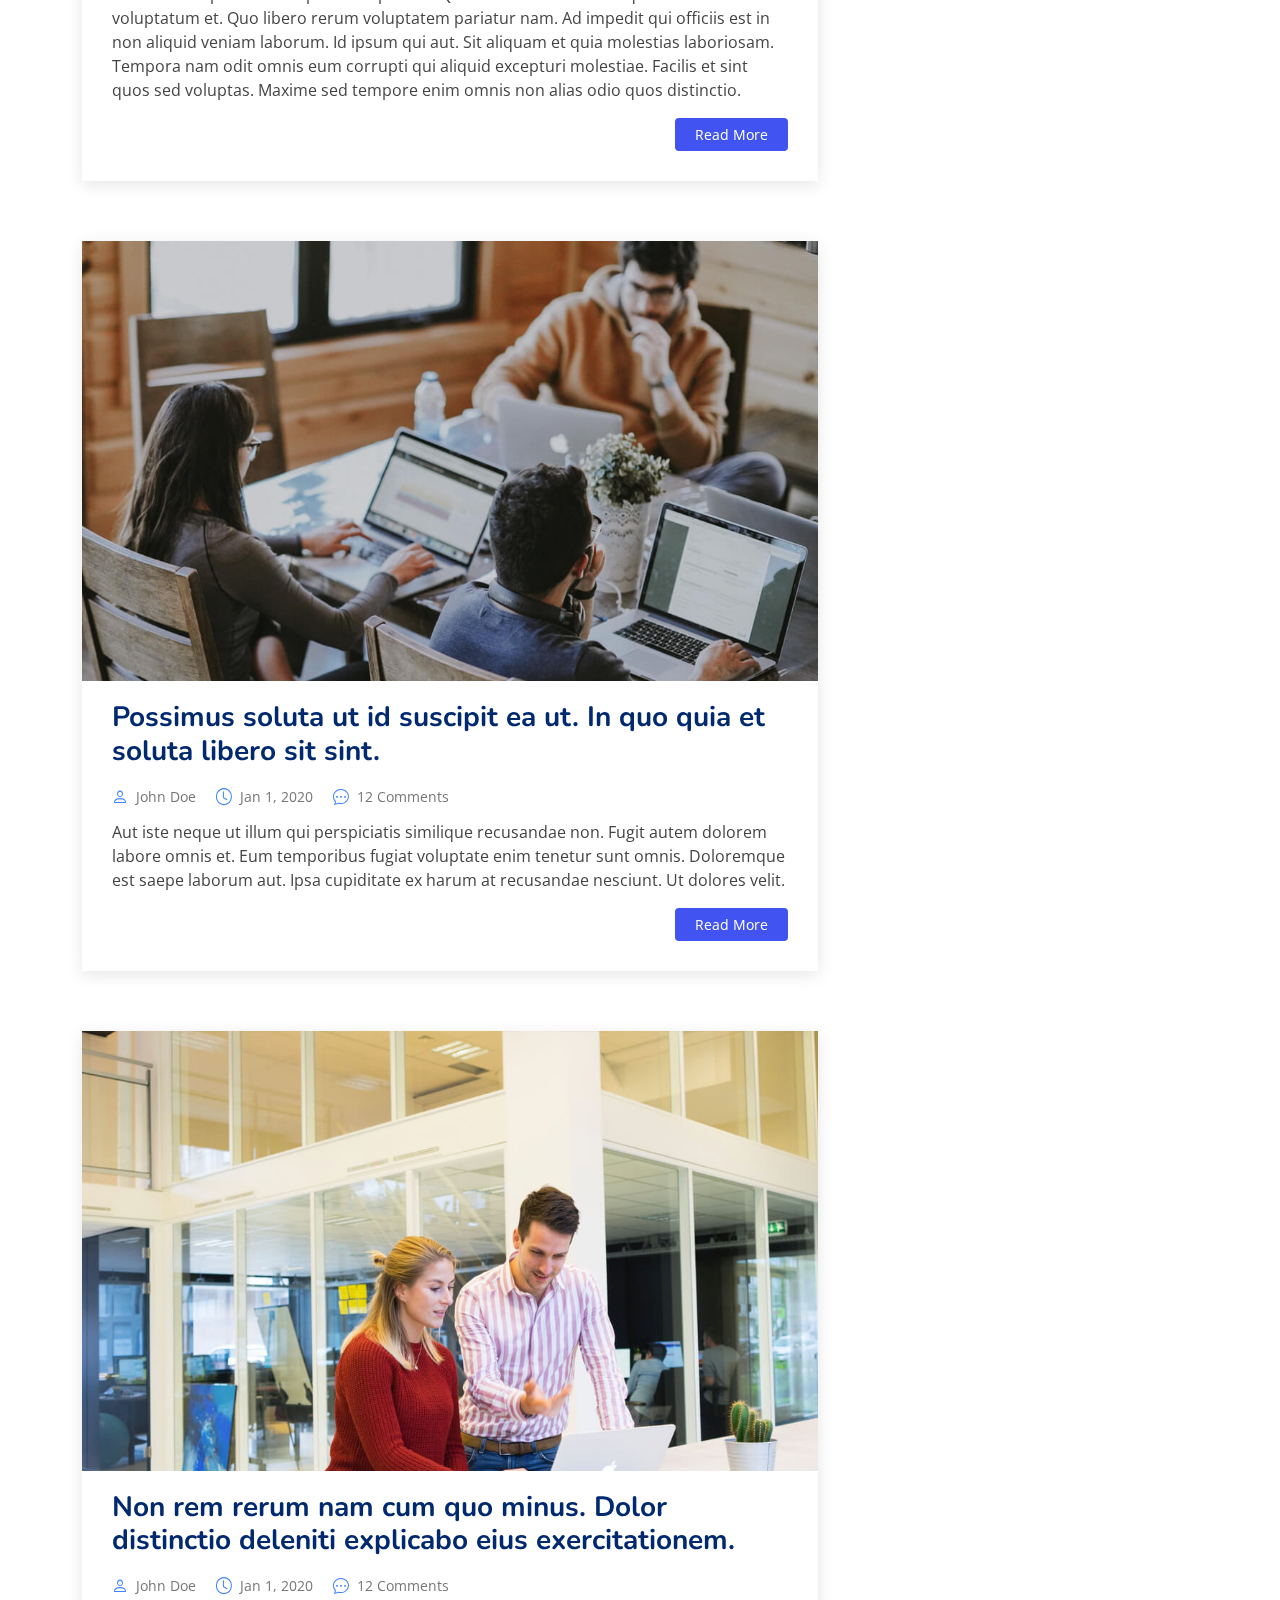
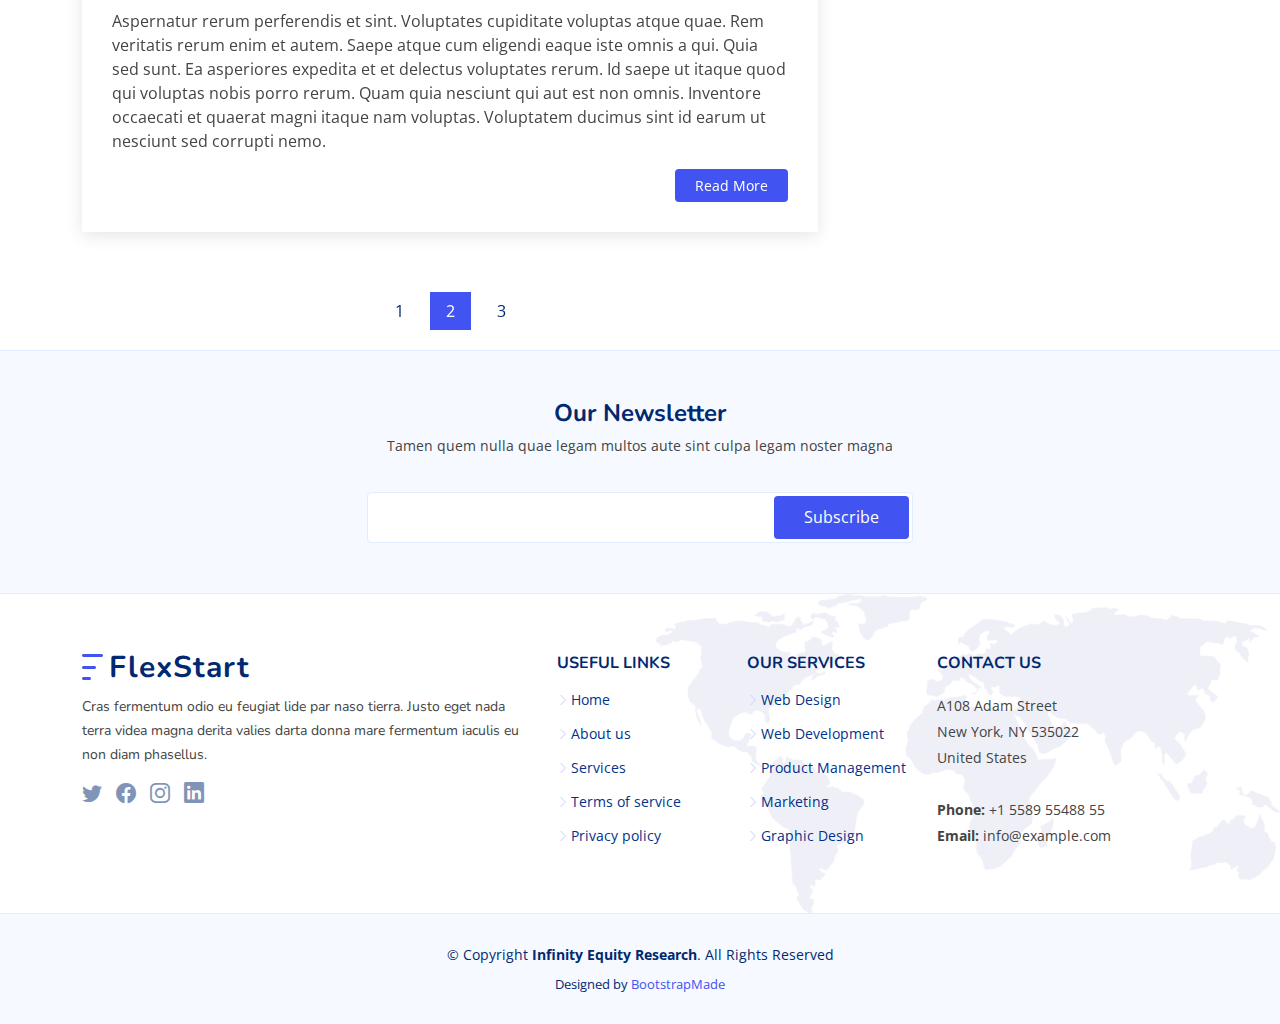
<file: IER/public/blog.html>
<!DOCTYPE html>
<html lang="en">

<head>
  <meta charset="utf-8">
  <meta content="width=device-width, initial-scale=1.0" name="viewport">

  <title>Blog - Infinity Equity Research</title>
  <meta content="" name="description">
  <meta content="" name="keywords">

  <!-- Favicons -->
  <link href="assets/img/favicon.ico" rel="icon">
  <link href="assets/img/apple-touch-icon.png" rel="apple-touch-icon">

  <!-- Google Fonts -->
  <link href="https://fonts.googleapis.com/css?family=Open+Sans:300,300i,400,400i,600,600i,700,700i|Nunito:300,300i,400,400i,600,600i,700,700i|Poppins:300,300i,400,400i,500,500i,600,600i,700,700i" rel="stylesheet">

  <!-- Vendor CSS Files -->
  <link href="assets/vendor/bootstrap/css/bootstrap.min.css" rel="stylesheet">
  <link href="assets/vendor/bootstrap-icons/bootstrap-icons.css" rel="stylesheet">
  <link href="assets/vendor/aos/aos.css" rel="stylesheet">
  <link href="assets/vendor/remixicon/remixicon.css" rel="stylesheet">
  <link href="assets/vendor/swiper/swiper-bundle.min.css" rel="stylesheet">
  <link href="assets/vendor/glightbox/css/glightbox.min.css" rel="stylesheet">

  <!-- Template Main CSS File -->
  <link href="assets/css/style.css" rel="stylesheet">

  <!-- =======================================================
  * Template Name: FlexStart - v1.4.0
  * Template URL: https://bootstrapmade.com/flexstart-bootstrap-startup-template/
  * Author: BootstrapMade.com
  * License: https://bootstrapmade.com/license/
  ======================================================== -->
</head>

<body>

  <!-- ======= Header ======= -->
  <header id="header" class="header fixed-top">
    <div class="container-fluid container-xl d-flex align-items-center justify-content-between">

      <a href="index.html" class="logo d-flex align-items-center">
        <img src="assets/img/logo.png" alt="">
        <span>Infinity Equity Research</span>
      </a>

      <nav id="navbar" class="navbar">
        <ul>
          <li><a class="nav-link scrollto " href="index.html">Home</a></li>
          <li><a class="nav-link scrollto" href="#about">About</a></li>
          <li><a class="nav-link scrollto" href="#services">Services</a></li>
          <li><a class="nav-link scrollto" href="#portfolio">Portfolio</a></li>
          <li><a class="nav-link scrollto" href="#team">Team</a></li>
          <li><a class="active" href="blog.html">Blog</a></li>
          
          <li><a class="nav-link scrollto" href="#contact">Contact</a></li>
          <li><a class="getstarted scrollto" href="#about">Get Started</a></li>
        </ul>
        <i class="bi bi-list mobile-nav-toggle"></i>
      </nav><!-- .navbar -->

    </div>
  </header><!-- End Header -->

  <main id="main">

    <!-- ======= Breadcrumbs ======= -->
    <section class="breadcrumbs">
      <div class="container">

        <ol>
          <li><a href="index.html">Home</a></li>
          <li>Blog</li>
        </ol>
        <h2>Blog</h2>

      </div>
    </section><!-- End Breadcrumbs -->

    <!-- ======= Blog Section ======= -->
    <section id="blog" class="blog">
      <div class="container" data-aos="fade-up">

        <div class="row">

          <div class="col-lg-8 entries">

            <article class="entry">

              <div class="entry-img">
                <img src="assets/img/blog/blog-1.jpg" alt="" class="img-fluid">
              </div>

              <h2 class="entry-title">
                <a href="blog-single.html">Dolorum optio tempore voluptas dignissimos cumque fuga qui quibusdam quia</a>
              </h2>

              <div class="entry-meta">
                <ul>
                  <li class="d-flex align-items-center"><i class="bi bi-person"></i> <a href="blog-single.html">John Doe</a></li>
                  <li class="d-flex align-items-center"><i class="bi bi-clock"></i> <a href="blog-single.html"><time datetime="2020-01-01">Jan 1, 2020</time></a></li>
                  <li class="d-flex align-items-center"><i class="bi bi-chat-dots"></i> <a href="blog-single.html">12 Comments</a></li>
                </ul>
              </div>

              <div class="entry-content">
                <p>
                  Similique neque nam consequuntur ad non maxime aliquam quas. Quibusdam animi praesentium. Aliquam et laboriosam eius aut nostrum quidem aliquid dicta.
                  Et eveniet enim. Qui velit est ea dolorem doloremque deleniti aperiam unde soluta. Est cum et quod quos aut ut et sit sunt. Voluptate porro consequatur assumenda perferendis dolore.
                </p>
                <div class="read-more">
                  <a href="blog-single.html">Read More</a>
                </div>
              </div>

            </article><!-- End blog entry -->

            <article class="entry">

              <div class="entry-img">
                <img src="assets/img/blog/blog-2.jpg" alt="" class="img-fluid">
              </div>

              <h2 class="entry-title">
                <a href="blog-single.html">Nisi magni odit consequatur autem nulla dolorem</a>
              </h2>

              <div class="entry-meta">
                <ul>
                  <li class="d-flex align-items-center"><i class="bi bi-person"></i> <a href="blog-single.html">John Doe</a></li>
                  <li class="d-flex align-items-center"><i class="bi bi-clock"></i> <a href="blog-single.html"><time datetime="2020-01-01">Jan 1, 2020</time></a></li>
                  <li class="d-flex align-items-center"><i class="bi bi-chat-dots"></i> <a href="blog-single.html">12 Comments</a></li>
                </ul>
              </div>

              <div class="entry-content">
                <p>
                  Incidunt voluptate sit temporibus aperiam. Quia vitae aut sint ullam quis illum voluptatum et. Quo libero rerum voluptatem pariatur nam.
                  Ad impedit qui officiis est in non aliquid veniam laborum. Id ipsum qui aut. Sit aliquam et quia molestias laboriosam. Tempora nam odit omnis eum corrupti qui aliquid excepturi molestiae. Facilis et sint quos sed voluptas. Maxime sed tempore enim omnis non alias odio quos distinctio.
                </p>
                <div class="read-more">
                  <a href="blog-single.html">Read More</a>
                </div>
              </div>

            </article><!-- End blog entry -->

            <article class="entry">

              <div class="entry-img">
                <img src="assets/img/blog/blog-3.jpg" alt="" class="img-fluid">
              </div>

              <h2 class="entry-title">
                <a href="blog-single.html">Possimus soluta ut id suscipit ea ut. In quo quia et soluta libero sit sint.</a>
              </h2>

              <div class="entry-meta">
                <ul>
                  <li class="d-flex align-items-center"><i class="bi bi-person"></i> <a href="blog-single.html">John Doe</a></li>
                  <li class="d-flex align-items-center"><i class="bi bi-clock"></i> <a href="blog-single.html"><time datetime="2020-01-01">Jan 1, 2020</time></a></li>
                  <li class="d-flex align-items-center"><i class="bi bi-chat-dots"></i> <a href="blog-single.html">12 Comments</a></li>
                </ul>
              </div>

              <div class="entry-content">
                <p>
                  Aut iste neque ut illum qui perspiciatis similique recusandae non. Fugit autem dolorem labore omnis et. Eum temporibus fugiat voluptate enim tenetur sunt omnis.
                  Doloremque est saepe laborum aut. Ipsa cupiditate ex harum at recusandae nesciunt. Ut dolores velit.
                </p>
                <div class="read-more">
                  <a href="blog-single.html">Read More</a>
                </div>
              </div>

            </article><!-- End blog entry -->

            <article class="entry">

              <div class="entry-img">
                <img src="assets/img/blog/blog-4.jpg" alt="" class="img-fluid">
              </div>

              <h2 class="entry-title">
                <a href="blog-single.html">Non rem rerum nam cum quo minus. Dolor distinctio deleniti explicabo eius exercitationem.</a>
              </h2>

              <div class="entry-meta">
                <ul>
                  <li class="d-flex align-items-center"><i class="bi bi-person"></i> <a href="blog-single.html">John Doe</a></li>
                  <li class="d-flex align-items-center"><i class="bi bi-clock"></i> <a href="blog-single.html"><time datetime="2020-01-01">Jan 1, 2020</time></a></li>
                  <li class="d-flex align-items-center"><i class="bi bi-chat-dots"></i> <a href="blog-single.html">12 Comments</a></li>
                </ul>
              </div>

              <div class="entry-content">
                <p>
                  Aspernatur rerum perferendis et sint. Voluptates cupiditate voluptas atque quae. Rem veritatis rerum enim et autem. Saepe atque cum eligendi eaque iste omnis a qui.
                  Quia sed sunt. Ea asperiores expedita et et delectus voluptates rerum. Id saepe ut itaque quod qui voluptas nobis porro rerum. Quam quia nesciunt qui aut est non omnis. Inventore occaecati et quaerat magni itaque nam voluptas. Voluptatem ducimus sint id earum ut nesciunt sed corrupti nemo.
                </p>
                <div class="read-more">
                  <a href="blog-single.html">Read More</a>
                </div>
              </div>

            </article><!-- End blog entry -->

            <div class="blog-pagination">
              <ul class="justify-content-center">
                <li><a href="#">1</a></li>
                <li class="active"><a href="#">2</a></li>
                <li><a href="#">3</a></li>
              </ul>
            </div>

          </div><!-- End blog entries list -->

          <div class="col-lg-4">

            <div class="sidebar">

              <h3 class="sidebar-title">Search</h3>
              <div class="sidebar-item search-form">
                <form action="">
                  <input type="text">
                  <button type="submit"><i class="bi bi-search"></i></button>
                </form>
              </div><!-- End sidebar search formn-->

              <h3 class="sidebar-title">Categories</h3>
              <div class="sidebar-item categories">
                <ul>
                  <li><a href="#">General <span>(25)</span></a></li>
                  <li><a href="#">Lifestyle <span>(12)</span></a></li>
                  <li><a href="#">Travel <span>(5)</span></a></li>
                  <li><a href="#">Design <span>(22)</span></a></li>
                  <li><a href="#">Creative <span>(8)</span></a></li>
                  <li><a href="#">Educaion <span>(14)</span></a></li>
                </ul>
              </div><!-- End sidebar categories-->

              <h3 class="sidebar-title">Recent Posts</h3>
              <div class="sidebar-item recent-posts">
                <div class="post-item clearfix">
                  <img src="assets/img/blog/blog-recent-1.jpg" alt="">
                  <h4><a href="blog-single.html">Nihil blanditiis at in nihil autem</a></h4>
                  <time datetime="2020-01-01">Jan 1, 2020</time>
                </div>

                <div class="post-item clearfix">
                  <img src="assets/img/blog/blog-recent-2.jpg" alt="">
                  <h4><a href="blog-single.html">Quidem autem et impedit</a></h4>
                  <time datetime="2020-01-01">Jan 1, 2020</time>
                </div>

                <div class="post-item clearfix">
                  <img src="assets/img/blog/blog-recent-3.jpg" alt="">
                  <h4><a href="blog-single.html">Id quia et et ut maxime similique occaecati ut</a></h4>
                  <time datetime="2020-01-01">Jan 1, 2020</time>
                </div>

                <div class="post-item clearfix">
                  <img src="assets/img/blog/blog-recent-4.jpg" alt="">
                  <h4><a href="blog-single.html">Laborum corporis quo dara net para</a></h4>
                  <time datetime="2020-01-01">Jan 1, 2020</time>
                </div>

                <div class="post-item clearfix">
                  <img src="assets/img/blog/blog-recent-5.jpg" alt="">
                  <h4><a href="blog-single.html">Et dolores corrupti quae illo quod dolor</a></h4>
                  <time datetime="2020-01-01">Jan 1, 2020</time>
                </div>

              </div><!-- End sidebar recent posts-->

              <h3 class="sidebar-title">Tags</h3>
              <div class="sidebar-item tags">
                <ul>
                  <li><a href="#">App</a></li>
                  <li><a href="#">IT</a></li>
                  <li><a href="#">Business</a></li>
                  <li><a href="#">Mac</a></li>
                  <li><a href="#">Design</a></li>
                  <li><a href="#">Office</a></li>
                  <li><a href="#">Creative</a></li>
                  <li><a href="#">Studio</a></li>
                  <li><a href="#">Smart</a></li>
                  <li><a href="#">Tips</a></li>
                  <li><a href="#">Marketing</a></li>
                </ul>
              </div><!-- End sidebar tags-->

            </div><!-- End sidebar -->

          </div><!-- End blog sidebar -->

        </div>

      </div>
    </section><!-- End Blog Section -->

  </main><!-- End #main -->

  <!-- ======= Footer ======= -->
  <footer id="footer" class="footer">

    <div class="footer-newsletter">
      <div class="container">
        <div class="row justify-content-center">
          <div class="col-lg-12 text-center">
            <h4>Our Newsletter</h4>
            <p>Tamen quem nulla quae legam multos aute sint culpa legam noster magna</p>
          </div>
          <div class="col-lg-6">
            <form action="" method="post">
              <input type="email" name="email"><input type="submit" value="Subscribe">
            </form>
          </div>
        </div>
      </div>
    </div>

    <div class="footer-top">
      <div class="container">
        <div class="row gy-4">
          <div class="col-lg-5 col-md-12 footer-info">
            <a href="index.html" class="logo d-flex align-items-center">
              <img src="assets/img/logo.png" alt="">
              <span>FlexStart</span>
            </a>
            <p>Cras fermentum odio eu feugiat lide par naso tierra. Justo eget nada terra videa magna derita valies darta donna mare fermentum iaculis eu non diam phasellus.</p>
            <div class="social-links mt-3">
              <a href="#" class="twitter"><i class="bi bi-twitter"></i></a>
              <a href="#" class="facebook"><i class="bi bi-facebook"></i></a>
              <a href="#" class="instagram"><i class="bi bi-instagram bx bxl-instagram"></i></a>
              <a href="#" class="linkedin"><i class="bi bi-linkedin bx bxl-linkedin"></i></a>
            </div>
          </div>

          <div class="col-lg-2 col-6 footer-links">
            <h4>Useful Links</h4>
            <ul>
              <li><i class="bi bi-chevron-right"></i> <a href="#">Home</a></li>
              <li><i class="bi bi-chevron-right"></i> <a href="#">About us</a></li>
              <li><i class="bi bi-chevron-right"></i> <a href="#">Services</a></li>
              <li><i class="bi bi-chevron-right"></i> <a href="#">Terms of service</a></li>
              <li><i class="bi bi-chevron-right"></i> <a href="#">Privacy policy</a></li>
            </ul>
          </div>

          <div class="col-lg-2 col-6 footer-links">
            <h4>Our Services</h4>
            <ul>
              <li><i class="bi bi-chevron-right"></i> <a href="#">Web Design</a></li>
              <li><i class="bi bi-chevron-right"></i> <a href="#">Web Development</a></li>
              <li><i class="bi bi-chevron-right"></i> <a href="#">Product Management</a></li>
              <li><i class="bi bi-chevron-right"></i> <a href="#">Marketing</a></li>
              <li><i class="bi bi-chevron-right"></i> <a href="#">Graphic Design</a></li>
            </ul>
          </div>

          <div class="col-lg-3 col-md-12 footer-contact text-center text-md-start">
            <h4>Contact Us</h4>
            <p>
              A108 Adam Street <br>
              New York, NY 535022<br>
              United States <br><br>
              <strong>Phone:</strong> +1 5589 55488 55<br>
              <strong>Email:</strong> info@example.com<br>
            </p>

          </div>

        </div>
      </div>
    </div>

    <div class="container">
      <div class="copyright">
        &copy; Copyright <strong><span>Infinity Equity Research</span></strong>. All Rights Reserved
      </div>
      <div class="credits">
        <!-- All the links in the footer should remain intact. -->
        <!-- You can delete the links only if you purchased the pro version. -->
        <!-- Licensing information: https://bootstrapmade.com/license/ -->
        <!-- Purchase the pro version with working PHP/AJAX contact form: https://bootstrapmade.com/flexstart-bootstrap-startup-template/ -->
        Designed by <a href="https://bootstrapmade.com/">BootstrapMade</a>
      </div>
    </div>
  </footer><!-- End Footer -->

  <a href="#" class="back-to-top d-flex align-items-center justify-content-center"><i class="bi bi-arrow-up-short"></i></a>

  <!-- Vendor JS Files -->
  <script src="assets/vendor/bootstrap/js/bootstrap.bundle.js"></script>
  <script src="assets/vendor/aos/aos.js"></script>
  <script src="assets/vendor/php-email-form/validate.js"></script>
  <script src="assets/vendor/swiper/swiper-bundle.min.js"></script>
  <script src="assets/vendor/purecounter/purecounter.js"></script>
  <script src="assets/vendor/isotope-layout/isotope.pkgd.min.js"></script>
  <script src="assets/vendor/glightbox/js/glightbox.min.js"></script>

  <!-- Template Main JS File -->
  <script src="assets/js/main.js"></script>

</body>

</html>
</file>
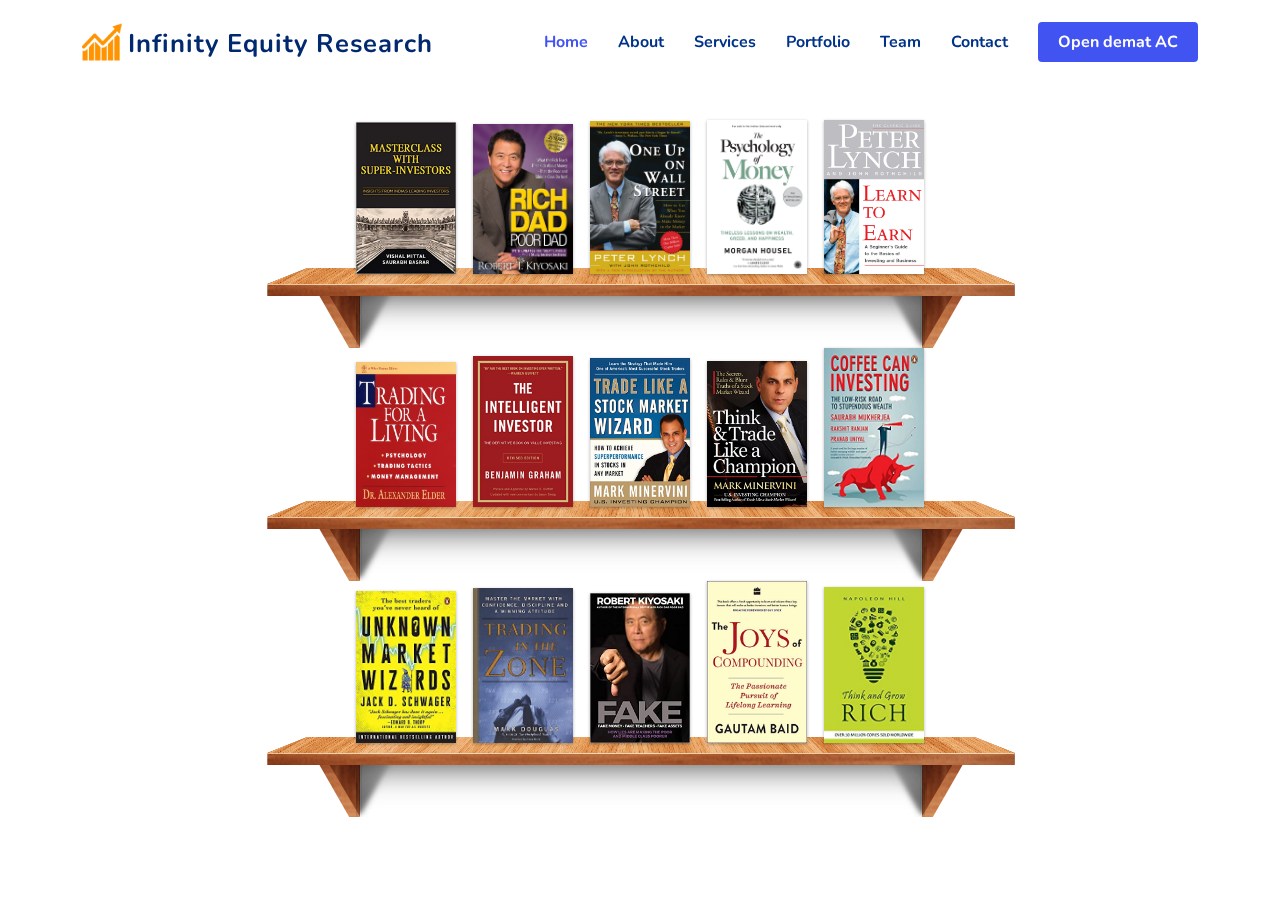
<file: IER/public/books.html>
<!DOCTYPE html>
<html>

<head>

<meta name="viewport" content="width=device-width, initial-scale=1.0">
<title>IER</title>
  <meta content="" name="description">

  <meta content="" name="keywords">

  <!-- Favicons -->
  <link href="assets/img/favicon.ico" rel="icon">
  <link href="assets/img/apple-touch-icon.png" rel="apple-touch-icon">

  <!-- Google Fonts -->
  <link
    href="https://fonts.googleapis.com/css?family=Open+Sans:300,300i,400,400i,600,600i,700,700i|Nunito:300,300i,400,400i,600,600i,700,700i|Poppins:300,300i,400,400i,500,500i,600,600i,700,700i"
    rel="stylesheet">

  <!-- Vendor CSS Files -->
  <link href="assets/vendor/bootstrap/css/bootstrap.min.css" rel="stylesheet">
  <link href="assets/vendor/bootstrap-icons/bootstrap-icons.css" rel="stylesheet">
  <link href="assets/vendor/aos/aos.css" rel="stylesheet">
  <link href="assets/vendor/remixicon/remixicon.css" rel="stylesheet">
  <link href="assets/vendor/swiper/swiper-bundle.min.css" rel="stylesheet">
  <link href="assets/vendor/glightbox/css/glightbox.min.css" rel="stylesheet">
  <link rel="stylesheet" href="https://maxcdn.bootstrapcdn.com/font-awesome/4.5.0/css/font-awesome.min.css">
  <!-- Template Main CSS File -->
  <link href="assets/css/style.css" rel="stylesheet">

<style type="text/css">
   
    .bookshelf .thumb{
        display: inline-block;
        cursor: pointer;
        margin: 0px 0.5%;
        width: 15% !important;
        box-shadow:0px 1px 3px rgba(0,0,0,.3);
        max-width:100px;
    }
    .bookshelf .thumb img{
        width:100%;
        display:block;
        vertical-align:top;
    }
    .bookshelf .shelf-img{
        z-index:0;
        height: auto;
        max-width: 100%;
        vertical-align: top;
        margin-top:-12px;
    }
    .bookshelf .covers{
        width:100%;
        height:auto;
        z-index: 99;
        position: relative;
        text-align:center;
    }
    .bookshelf{
        text-align: center;
        padding:0px;
    }
</style>

<title>Books</title>
</head>

<body>
<!-- ======= Header ======= -->
<header id="header" class="header fixed-top">
    <div class="container-fluid container-xl d-flex align-items-center justify-content-between">

      <a href="index.html" class="logo d-flex align-items-center">
        <img src="assets\img\logo2.png" alt="">
        <!-- <span>Infinity Equity Research</span> -->
        <span style="font-size:2vw;">Infinity Equity Research</span>
      </a>

      <nav id="navbar" class="navbar">
        <ul>
          <li><a class="nav-link scrollto active" href="index.html">Home</a></li>
          <li><a class="nav-link scrollto" href="#about">About</a></li>
          <li><a class="nav-link scrollto" href="#services">Services</a></li>
          <li><a class="nav-link scrollto" href="#portfolio">Portfolio</a></li>
          <li><a class="nav-link scrollto" href="#team">Team</a></li>
          
          <li><a class="nav-link scrollto" href="#contact">Contact</a></li>
          <li><a class="getstarted scrollto" href="#testimonials">Open demat AC</a></li>
        </ul>
        <i class="bi bi-list mobile-nav-toggle"></i>
      </nav><!-- .navbar -->

    </div>
  </header>
  

  <br><br><br><br><br>

  <div class="bookshelf">
      <div class="covers">
        <div class="thumb book-1"><a href="https://amzn.to/3wkKiWg" target="blank"><img src="images/book1.jpg"></a></div>
        <div class="thumb book-1"><a href="https://amzn.to/3QDHRGz" target="blank"><img src="images/book2.jpg"></a></div>
        <div class="thumb book-1"><a href="https://amzn.to/3dAbpWG" target="blank"><img src="images/book3.jpg"></a></div>
        <div class="thumb book-1"><a href="https://amzn.to/3chyVHE" target="blank"><img src="images/book4.jpg"></a></div>
        <div class="thumb book-1"><a href="https://amzn.to/3PDbLcv" target="blank"><img src="images/book5.jpg"></a></div>
      </div>
      <img class="shelf-img" src="images/shelf_wood.png">
  </div>
  <div class="bookshelf">
      <div class="covers">
        <div class="thumb book-1"><a href="https://amzn.to/3T3Vbp3" target="blank"><img src="images/book6.jpg"></a></div>
        <div class="thumb book-1"><a href="https://amzn.to/3PGMGNI" target="blank"><img src="images/book7.jpg"></a></div>
        <div class="thumb book-1"><a href="https://amzn.to/3pERc4I" target="blank"><img src="images/book8.jpg"></a></div>
        <div class="thumb book-1"><a href="https://amzn.to/3COUEBA" target="blank"><img src="images/book9.jpg"></a></div>
        <div class="thumb book-1"><a href="https://amzn.to/3Q3lBVc" target="blank"><img src="images/book10.jpg"></a></div>
      </div>
      <img class="shelf-img" src="images/shelf_wood.png">
  </div>
  <div class="bookshelf">
      <div class="covers">
        <div class="thumb book-1"><a href="https://amzn.to/3Ap9MmA" target="blank"><img src="images/book11.jpg"></a></div>
        <div class="thumb book-1"><a href="https://amzn.to/3RnsemC" target="blank"><img src="images/book12.jpg"></a></div>
        <div class="thumb book-1"><a href="https://amzn.to/3wEmE7m" target="blank"><img src="images/book13.jpg"></a></div>
        <div class="thumb book-1"><a href="https://amzn.to/3ApXJVW" target="blank"><img src="images/book14.jpg"></a></div>
        <div class="thumb book-1"><a href="https://amzn.to/3CG26z3" target="blank"><img src="images/book15.jpg"></a></div>
      </div>
      <img class="shelf-img" src="images/shelf_wood.png">
  </div>



 
  
</body>

</html>
</file>
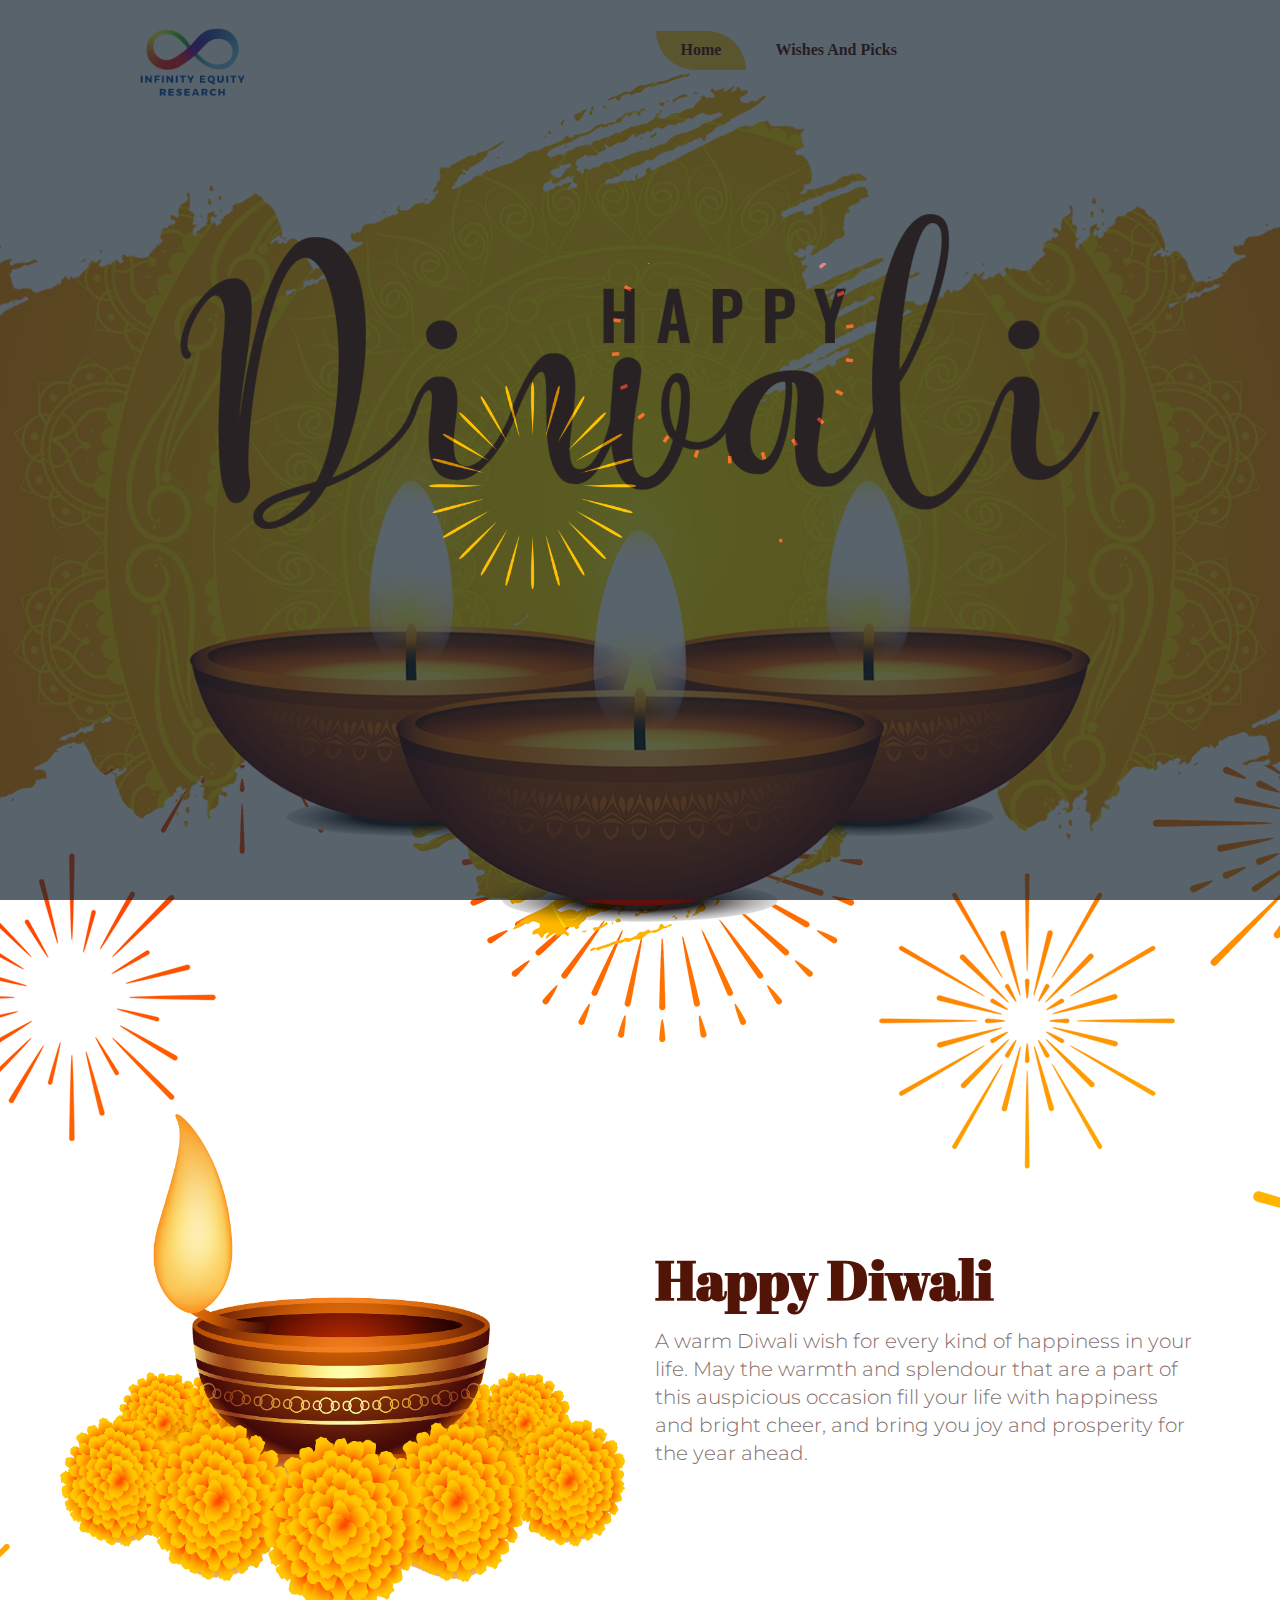
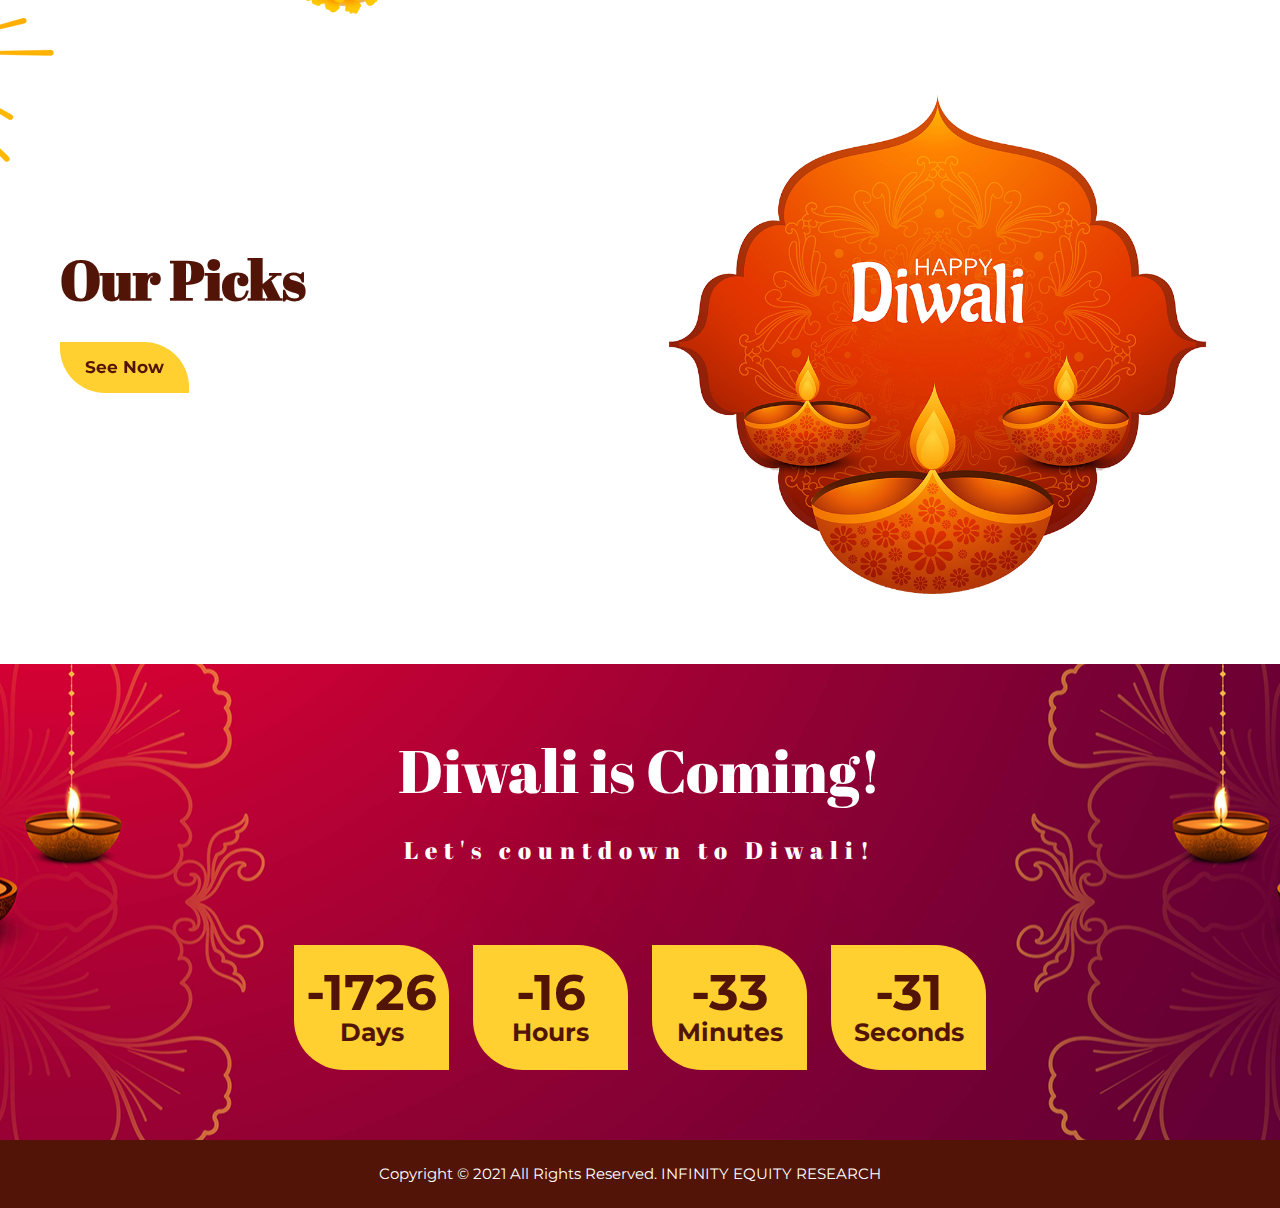
<file: IER/public/diwalispecial.html>
<!DOCTYPE html>
<html lang="en">
   <!-- Basic -->
   <head>
      <meta charset="utf-8">
      <meta http-equiv="X-UA-Compatible" content="IE=edge">
      <!-- Mobile Metas -->
      <meta name="viewport" content="width=device-width, minimum-scale=1.0, maximum-scale=1.0, user-scalable=no">
      <!-- Site Metas -->
      <title>IER-Special diwali picks</title>
      <meta name="keywords" content="">
      <meta name="description" content="">
      <meta name="author" content="">
      <!-- Site Icons -->
      <link rel="shortcut icon" href="images/fevicon.png" type="image/x-icon" />
      <link rel="apple-touch-icon" href="#" />
      <!-- Bootstrap CSS -->
      <link rel="stylesheet" href="css/bootstrap.min.css">
      <!-- Pogo Slider CSS -->
      <link rel="stylesheet" href="css/pogo-slider.min.css">
      <!-- Site CSS -->
      <link rel="stylesheet" href="css/style.css">
      <!-- Responsive CSS -->
      <link rel="stylesheet" href="css/responsive.css">
      <!-- Custom CSS -->
      <link rel="stylesheet" href="css/custom.css">
      <!--[if lt IE 9]>
      <script src="https://oss.maxcdn.com/libs/html5shiv/3.7.0/html5shiv.js"></script>
      <script src="https://oss.maxcdn.com/libs/respond.js/1.4.2/respond.min.js"></script>
      <![endif]-->
   </head>
   <body id="home" data-spy="scroll" data-target="#navbar-wd" data-offset="98">
      <!-- LOADER -->
      <div id="preloader">
         <div class="loader">
            <img src="images/loading_img.gif" alt="#" />
         </div>
      </div>
      <!-- end loader -->
      <!-- END LOADER -->
      <!-- Start header -->
      <header class="top-header">
         <div class="container">
            <div class="row">
               <div class="col-md-3 center text_align_center">
                  <a class="navbar-brand" href="diwalispecial.html"><img width="135" src="images/LOGOdiwali.png" alt="image"></a>
               </div>
               <div class="col-md-9">
                  <nav class="navbar header-nav navbar-expand-lg">
                     <div class="full">
                        <button class="navbar-toggler" type="button" data-toggle="collapse" data-target="#navbar-wd" aria-controls="navbar-wd" aria-expanded="false" aria-label="Toggle navigation">
                        <span></span>
                        <span></span>
                        <span></span>
                        </button>
                        <div class="collapse navbar-collapse justify-content-center" id="navbar-wd">
                           <ul class="navbar-nav">
                              <li><a class="nav-link active" href="#home">Home</a></li>
                              <li><a class="nav-link" href="#wish">Wishes And Picks</a></li>
                           </ul>
                        </div>
                     </div>
                  </nav>
               </div>
            </div>
         </div>
      </header>
      <!-- End header -->
      <!-- banner section -->
      <section class="parallax_slide">
         <div class="container">
            <div class="row">
               <div class="col-md-12">
                  <div class="full text_align_center">
                     <img src="images/happty_diwal.png" alt="#" />
                  </div>
               </div>
            </div>
         </div>
      </section>
      <!-- end banner section -->
      <!-- banner section -->
      <section class="parallax_slide responsive_slide">
         <div class="container-fuild">
            <div class="row">
               <div class="col-md-12">
                  <div class="full text_align_center">
                     <img src="images/bg_diwali.png" alt="#" />
                  </div>
                  <div class="full text_align_center">
                     <img class="happy_diwali" src="images/happty_diwal.png" alt="#" />
                  </div>
               </div>
            </div>
         </div>
      </section>
      <!-- end banner section -->
      <!-- wish -->
      <div id="wish" class="about-box" style="padding-bottom: 0;">
         <div class="about-a1">
            <div class="container">
               <!-- row -->
               <div class="row">
                  <div class="col-lg-12 col-md-12 col-sm-12">
                     <div class="row align-items-center about-main-info">
                        <div class="col-lg-6 col-md-6 col-sm-12 text_align_center">
                           <div class="full">
                              <img class="img-responsive" src="images/w1.png" alt="#" />
                           </div>
                        </div>
                        <div class="col-lg-6 col-md-6 col-sm-12">
                           <h2>Happy Diwali</h2>
                           <p>A warm Diwali wish for every kind of happiness in your life. May the warmth and splendour that are a part of this auspicious occasion fill your life with happiness and bright cheer, and bring you joy and prosperity for the year ahead.</p>
                           
                           
                        </div>
                     </div>
                  </div>
               </div>
               <!-- end row -->
               <!-- row -->
               <div class="row">
                  <div class="col-lg-12 col-md-12 col-sm-12">
                     <div class="row align-items-center about-main-info">
                        <div class="col-lg-6 col-md-6 col-sm-12">
                           <h2>Our Picks</h2>
                           
                           <a href="images/INFINITY EQUITY RESEARCH.pdf" class="hvr-radial-out button-theme">See Now</a>
                        </div>
                        <div class="col-lg-6 col-md-6 col-sm-12 text_align_center">
                           <div class="full">
                              <img style="margin-top: 50px" class="img-responsive" src="images/w2.png" alt="#" />
                           </div>
                        </div>
                     </div>
                  </div>
               </div>
               <!-- end row -->
            </div>
         </div>
      </div>
      <!-- wish us -->
      <!-- diwali coming -->
      <div class="diwali_caunter section">
         <div class="container">
            <div class="row">
               <div class="col-lg-12">
                  <div class="title-box">
                     <h2>Diwali is Coming!</h2>
                  </div>
               </div>
            </div>
            <div class="row">
               <div class="col-md-12">
                  <div class="full center_">
                     <div class="countdown-container">
                        <h1 id="diwali_time">Let's countdown to Diwali!</h1>
                        <div id="countdown">
                           <ul>
                              <li><span id="d">77</span>Days</li>
                              <li><span id="hr">11</span>Hours</li>
                              <li><span id="min">51</span>Minutes</li>
                              <li><span id="sec">24</span>Seconds</li>
                           </ul>
                        </div>
                     </div>
                  </div>
               </div>
            </div>
         </div>
      </div>
      <!-- end diwali coming -->
     
     
     
      <!-- Start Footer -->
      <footer class="footer-box">
         <div class="container">
            <div class="row">
               <div class="col-lg-12">
                  <p class="footer-company-name">
                     Copyright © 2021 All Rights Reserved. 
                     
                        INFINITY EQUITY RESEARCH
                  </p>
               </div>
            </div>
         </div>
      </footer>
      <!-- End Footer -->
      <a href="#" id="scroll-to-top" class="hvr-radial-out"><i class="fa fa-angle-up"></i></a>
      <!-- ALL JS FILES -->
      <script src="js/jquery.min.js"></script>
      <script src="js/popper.min.js"></script>
      <script src="js/bootstrap.min.js"></script>
      <!-- ALL PLUGINS -->
      <script src="js/jquery.magnific-popup.min.js"></script>
      <script src="js/jquery.pogo-slider.min.js"></script> 
      <script src="js/slider-index.js"></script>
      <script src="js/smoothscroll.js"></script>
      <script src="js/form-validator.min.js"></script>
      <script src="js/contact-form-script.js"></script>
      <script src="js/isotope.min.js"></script>	
      <script src="js/images-loded.min.js"></script>	
      <script src="js/custom.js"></script>
   </body>
</html>
</file>
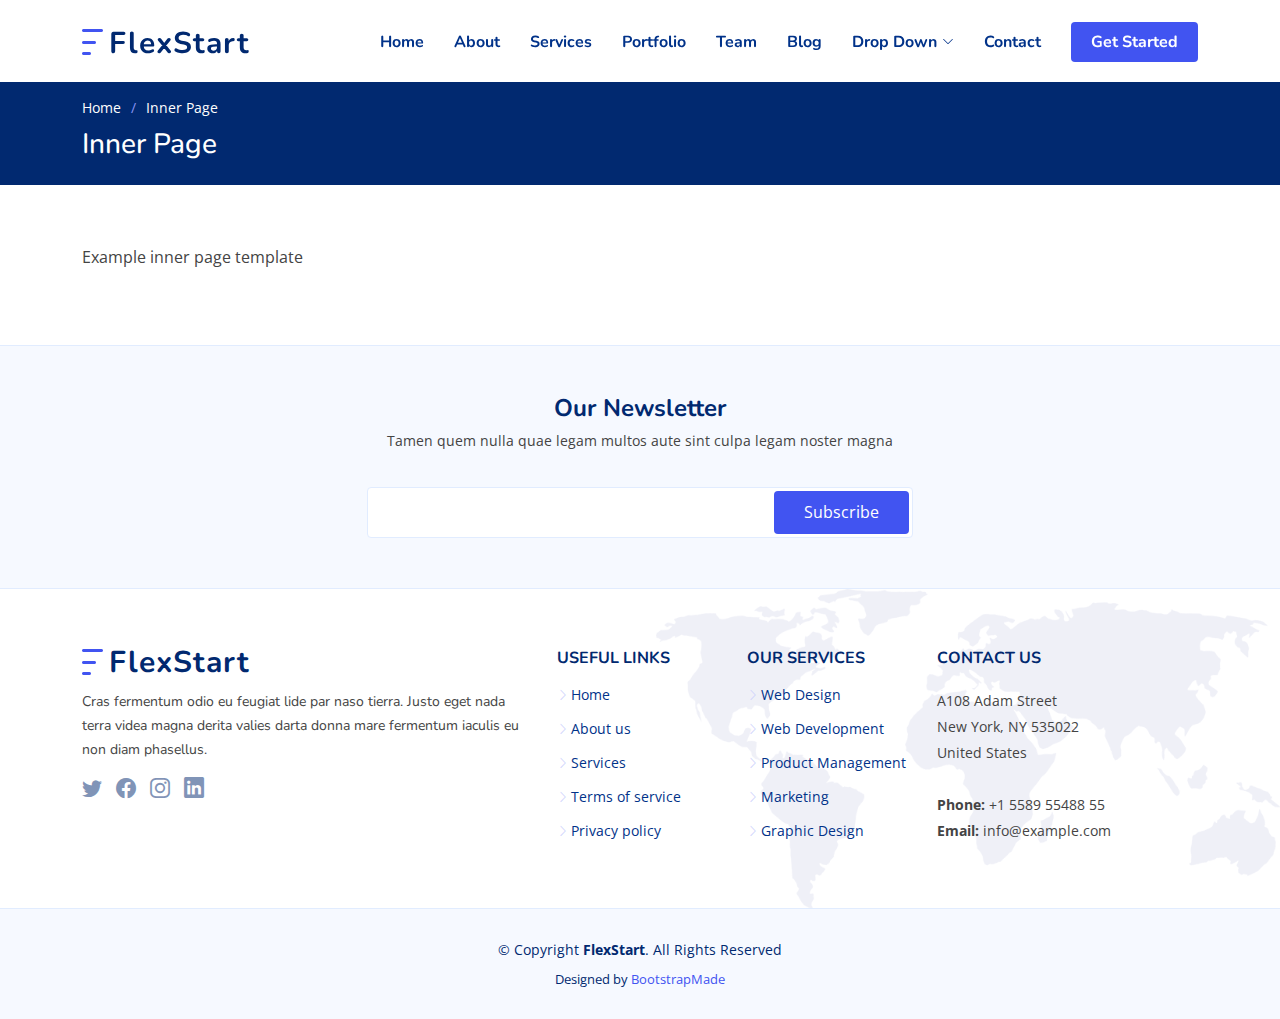
<file: IER/public/inner-page.html>
<!DOCTYPE html>
<html lang="en">

<head>
  <meta charset="utf-8">
  <meta content="width=device-width, initial-scale=1.0" name="viewport">

  <title>Inner Page - FlexStart Bootstrap Template</title>
  <meta content="" name="description">
  <meta content="" name="keywords">

  <!-- Favicons -->
  <link href="assets/img/favicon.png" rel="icon">
  <link href="assets/img/apple-touch-icon.png" rel="apple-touch-icon">

  <!-- Google Fonts -->
  <link href="https://fonts.googleapis.com/css?family=Open+Sans:300,300i,400,400i,600,600i,700,700i|Nunito:300,300i,400,400i,600,600i,700,700i|Poppins:300,300i,400,400i,500,500i,600,600i,700,700i" rel="stylesheet">

  <!-- Vendor CSS Files -->
  <link href="assets/vendor/bootstrap/css/bootstrap.min.css" rel="stylesheet">
  <link href="assets/vendor/bootstrap-icons/bootstrap-icons.css" rel="stylesheet">
  <link href="assets/vendor/aos/aos.css" rel="stylesheet">
  <link href="assets/vendor/remixicon/remixicon.css" rel="stylesheet">
  <link href="assets/vendor/swiper/swiper-bundle.min.css" rel="stylesheet">
  <link href="assets/vendor/glightbox/css/glightbox.min.css" rel="stylesheet">

  <!-- Template Main CSS File -->
  <link href="assets/css/style.css" rel="stylesheet">

  <!-- =======================================================
  * Template Name: FlexStart - v1.4.0
  * Template URL: https://bootstrapmade.com/flexstart-bootstrap-startup-template/
  * Author: BootstrapMade.com
  * License: https://bootstrapmade.com/license/
  ======================================================== -->
</head>

<body>

  <!-- ======= Header ======= -->
  <header id="header" class="header fixed-top">
    <div class="container-fluid container-xl d-flex align-items-center justify-content-between">

      <a href="index.html" class="logo d-flex align-items-center">
        <img src="assets/img/logo.png" alt="">
        <span>FlexStart</span>
      </a>

      <nav id="navbar" class="navbar">
        <ul>
          <li><a class="nav-link scrollto " href="#hero">Home</a></li>
          <li><a class="nav-link scrollto" href="#about">About</a></li>
          <li><a class="nav-link scrollto" href="#services">Services</a></li>
          <li><a class="nav-link scrollto" href="#portfolio">Portfolio</a></li>
          <li><a class="nav-link scrollto" href="#team">Team</a></li>
          <li><a href="blog.html">Blog</a></li>
          <li class="dropdown"><a href="#"><span>Drop Down</span> <i class="bi bi-chevron-down"></i></a>
            <ul>
              <li><a href="#">Drop Down 1</a></li>
              <li class="dropdown"><a href="#"><span>Deep Drop Down</span> <i class="bi bi-chevron-right"></i></a>
                <ul>
                  <li><a href="#">Deep Drop Down 1</a></li>
                  <li><a href="#">Deep Drop Down 2</a></li>
                  <li><a href="#">Deep Drop Down 3</a></li>
                  <li><a href="#">Deep Drop Down 4</a></li>
                  <li><a href="#">Deep Drop Down 5</a></li>
                </ul>
              </li>
              <li><a href="#">Drop Down 2</a></li>
              <li><a href="#">Drop Down 3</a></li>
              <li><a href="#">Drop Down 4</a></li>
            </ul>
          </li>
          <li><a class="nav-link scrollto" href="#contact">Contact</a></li>
          <li><a class="getstarted scrollto" href="#about">Get Started</a></li>
        </ul>
        <i class="bi bi-list mobile-nav-toggle"></i>
      </nav><!-- .navbar -->

    </div>
  </header><!-- End Header -->

  <main id="main">

    <!-- ======= Breadcrumbs ======= -->
    <section class="breadcrumbs">
      <div class="container">

        <ol>
          <li><a href="index.html">Home</a></li>
          <li>Inner Page</li>
        </ol>
        <h2>Inner Page</h2>

      </div>
    </section><!-- End Breadcrumbs -->

    <section class="inner-page">
      <div class="container">
        <p>
          Example inner page template
        </p>
      </div>
    </section>

  </main><!-- End #main -->

  <!-- ======= Footer ======= -->
  <footer id="footer" class="footer">

    <div class="footer-newsletter">
      <div class="container">
        <div class="row justify-content-center">
          <div class="col-lg-12 text-center">
            <h4>Our Newsletter</h4>
            <p>Tamen quem nulla quae legam multos aute sint culpa legam noster magna</p>
          </div>
          <div class="col-lg-6">
            <form action="" method="post">
              <input type="email" name="email"><input type="submit" value="Subscribe">
            </form>
          </div>
        </div>
      </div>
    </div>

    <div class="footer-top">
      <div class="container">
        <div class="row gy-4">
          <div class="col-lg-5 col-md-12 footer-info">
            <a href="index.html" class="logo d-flex align-items-center">
              <img src="assets/img/logo.png" alt="">
              <span>FlexStart</span>
            </a>
            <p>Cras fermentum odio eu feugiat lide par naso tierra. Justo eget nada terra videa magna derita valies darta donna mare fermentum iaculis eu non diam phasellus.</p>
            <div class="social-links mt-3">
              <a href="#" class="twitter"><i class="bi bi-twitter"></i></a>
              <a href="#" class="facebook"><i class="bi bi-facebook"></i></a>
              <a href="#" class="instagram"><i class="bi bi-instagram bx bxl-instagram"></i></a>
              <a href="#" class="linkedin"><i class="bi bi-linkedin bx bxl-linkedin"></i></a>
            </div>
          </div>

          <div class="col-lg-2 col-6 footer-links">
            <h4>Useful Links</h4>
            <ul>
              <li><i class="bi bi-chevron-right"></i> <a href="#">Home</a></li>
              <li><i class="bi bi-chevron-right"></i> <a href="#">About us</a></li>
              <li><i class="bi bi-chevron-right"></i> <a href="#">Services</a></li>
              <li><i class="bi bi-chevron-right"></i> <a href="#">Terms of service</a></li>
              <li><i class="bi bi-chevron-right"></i> <a href="#">Privacy policy</a></li>
            </ul>
          </div>

          <div class="col-lg-2 col-6 footer-links">
            <h4>Our Services</h4>
            <ul>
              <li><i class="bi bi-chevron-right"></i> <a href="#">Web Design</a></li>
              <li><i class="bi bi-chevron-right"></i> <a href="#">Web Development</a></li>
              <li><i class="bi bi-chevron-right"></i> <a href="#">Product Management</a></li>
              <li><i class="bi bi-chevron-right"></i> <a href="#">Marketing</a></li>
              <li><i class="bi bi-chevron-right"></i> <a href="#">Graphic Design</a></li>
            </ul>
          </div>

          <div class="col-lg-3 col-md-12 footer-contact text-center text-md-start">
            <h4>Contact Us</h4>
            <p>
              A108 Adam Street <br>
              New York, NY 535022<br>
              United States <br><br>
              <strong>Phone:</strong> +1 5589 55488 55<br>
              <strong>Email:</strong> info@example.com<br>
            </p>

          </div>

        </div>
      </div>
    </div>

    <div class="container">
      <div class="copyright">
        &copy; Copyright <strong><span>FlexStart</span></strong>. All Rights Reserved
      </div>
      <div class="credits">
        <!-- All the links in the footer should remain intact. -->
        <!-- You can delete the links only if you purchased the pro version. -->
        <!-- Licensing information: https://bootstrapmade.com/license/ -->
        <!-- Purchase the pro version with working PHP/AJAX contact form: https://bootstrapmade.com/flexstart-bootstrap-startup-template/ -->
        Designed by <a href="https://bootstrapmade.com/">BootstrapMade</a>
      </div>
    </div>
  </footer><!-- End Footer -->

  <a href="#" class="back-to-top d-flex align-items-center justify-content-center"><i class="bi bi-arrow-up-short"></i></a>

  <!-- Vendor JS Files -->
  <script src="assets/vendor/bootstrap/js/bootstrap.bundle.js"></script>
  <script src="assets/vendor/aos/aos.js"></script>
  <script src="assets/vendor/php-email-form/validate.js"></script>
  <script src="assets/vendor/swiper/swiper-bundle.min.js"></script>
  <script src="assets/vendor/purecounter/purecounter.js"></script>
  <script src="assets/vendor/isotope-layout/isotope.pkgd.min.js"></script>
  <script src="assets/vendor/glightbox/js/glightbox.min.js"></script>

  <!-- Template Main JS File -->
  <script src="assets/js/main.js"></script>

</body>

</html>
</file>
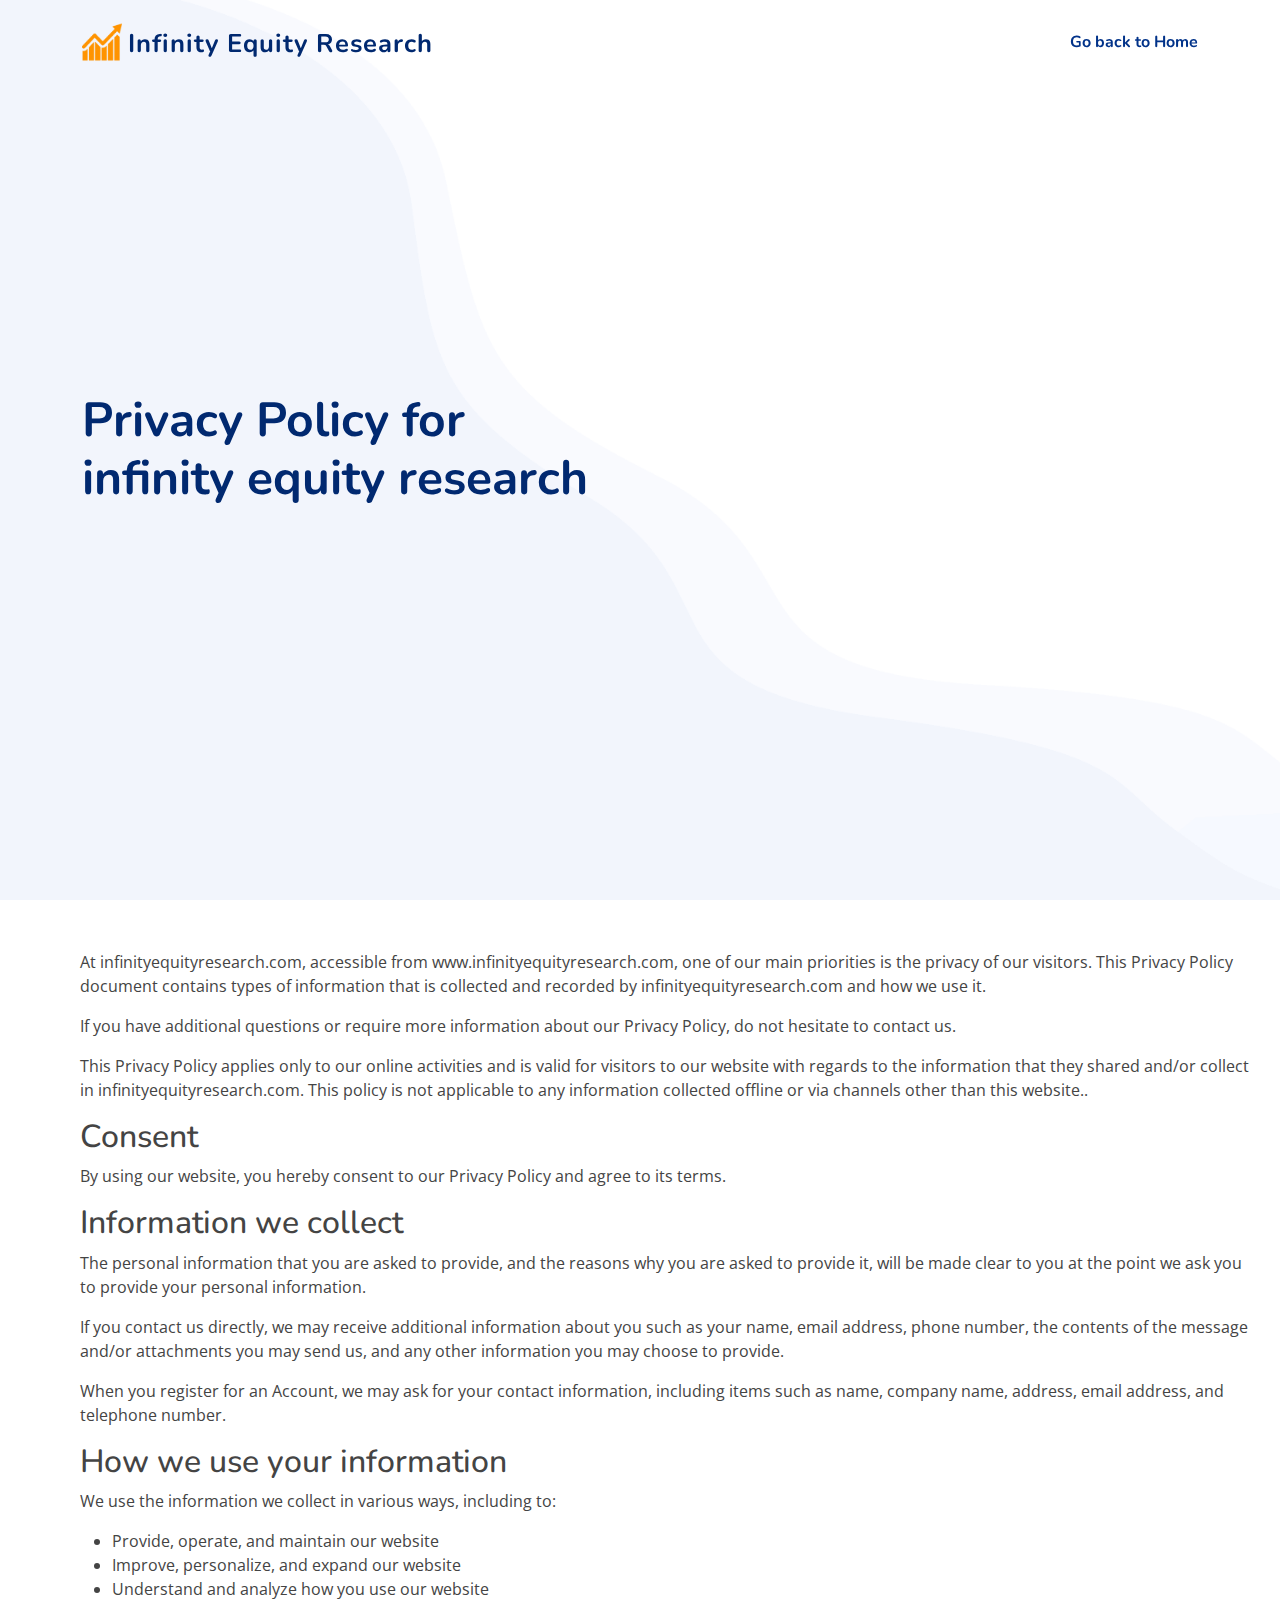
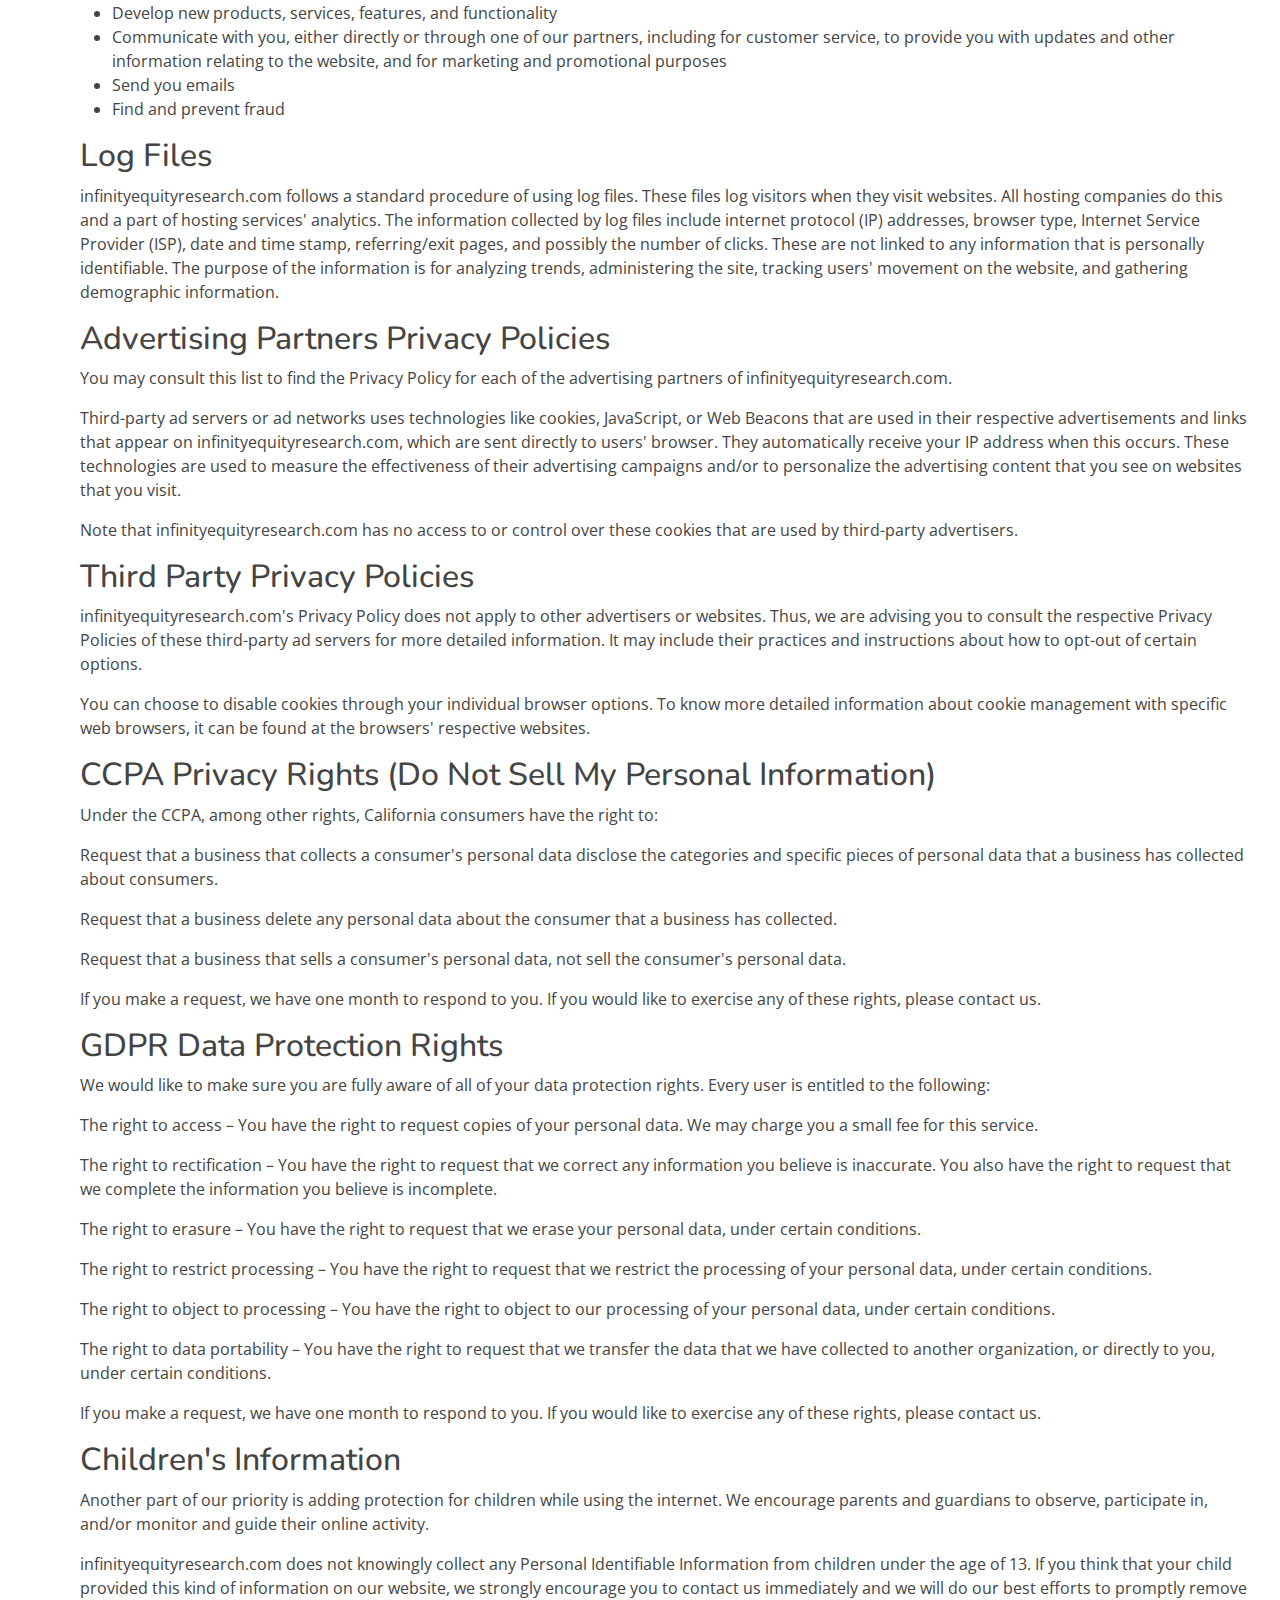
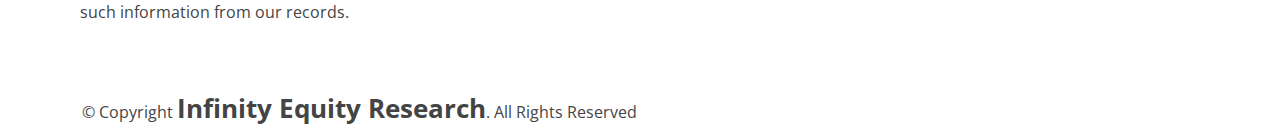
<file: IER/public/privacypolicy.html>
<!DOCTYPE html>
<html lang="en">

<head>
  <meta charset="utf-8">
  <meta content="width=device-width, initial-scale=1.0" name="viewport">

  <title>Blog</title>
  <meta content="" name="description">
  <meta content="" name="keywords">

  <!-- Favicons -->
  <link href="assets/img/favicon.ico" rel="icon">
  <link href="assets/img/apple-touch-icon.png" rel="apple-touch-icon">

  <!-- Google Fonts -->
  <link href="https://fonts.googleapis.com/css?family=Open+Sans:300,300i,400,400i,600,600i,700,700i|Nunito:300,300i,400,400i,600,600i,700,700i|Poppins:300,300i,400,400i,500,500i,600,600i,700,700i" rel="stylesheet">

  <!-- Vendor CSS Files -->
  <link href="assets/vendor/bootstrap/css/bootstrap.min.css" rel="stylesheet">
  <link href="assets/vendor/bootstrap-icons/bootstrap-icons.css" rel="stylesheet">
  <link href="assets/vendor/aos/aos.css" rel="stylesheet">
  <link href="assets/vendor/remixicon/remixicon.css" rel="stylesheet">
  <link href="assets/vendor/swiper/swiper-bundle.min.css" rel="stylesheet">
  <link href="assets/vendor/glightbox/css/glightbox.min.css" rel="stylesheet">

  <!-- Template Main CSS File -->
  <link href="assets/css/style.css" rel="stylesheet">

  <!-- =======================================================
  * Template Name: FlexStart - v1.4.0
  * Template URL: https://bootstrapmade.com/flexstart-bootstrap-startup-template/
  * Author: BootstrapMade.com
  * License: https://bootstrapmade.com/license/
  ======================================================== -->
</head>

<body>

  <!-- ======= Header ======= -->
  <header id="header" class="header fixed-top">
    <div class="container-fluid container-xl d-flex align-items-center justify-content-between">

      <a href="index.html" class="logo d-flex align-items-center">
        <img src="assets/img/logo2.png" alt="">
        <span style="font-size:2vw;">Infinity Equity Research</span>
      </a>

      <nav id="navbar" class="navbar">
        <ul>
          <li><a class="nav-link scrollto " href="index.html">Go back to Home</a></li>
          
        </ul>
        <i class="bi bi-list mobile-nav-toggle"></i>
      </nav><!-- .navbar -->

    </div>
  </header><!-- End Header -->
  

  <section id="hero" class="hero d-flex align-items-center">

    <div class="container">
      <div class="row">
        <div class="col-lg-6 d-flex flex-column justify-content-center">
          <h1 data-aos="fade-up">Privacy Policy for infinity equity research</h1>
          
         
        </div>
        <div class="col-lg-6 hero-img" data-aos="zoom-out" data-aos-delay="200">
          
        </div>
      </div>
    </div>
    
  </section>
 <div id="privacypolicy">
  

  <p>At infinityequityresearch.com, accessible from www.infinityequityresearch.com, one of our main priorities is the privacy of our visitors. This Privacy Policy document contains types of information that is collected and recorded by infinityequityresearch.com and how we use it.</p>
  
  <p>If you have additional questions or require more information about our Privacy Policy, do not hesitate to contact us.</p>
  
  <p>This Privacy Policy applies only to our online activities and is valid for visitors to our website with regards to the information that they shared and/or collect in infinityequityresearch.com. This policy is not applicable to any information collected offline or via channels other than this website.</a>.</p>
  
  <h2>Consent</h2>
  
  <p>By using our website, you hereby consent to our Privacy Policy and agree to its terms.</p>
  
  <h2>Information we collect</h2>
  
  <p>The personal information that you are asked to provide, and the reasons why you are asked to provide it, will be made clear to you at the point we ask you to provide your personal information.</p>
  <p>If you contact us directly, we may receive additional information about you such as your name, email address, phone number, the contents of the message and/or attachments you may send us, and any other information you may choose to provide.</p>
  <p>When you register for an Account, we may ask for your contact information, including items such as name, company name, address, email address, and telephone number.</p>
  
  <h2>How we use your information</h2>
  
  <p>We use the information we collect in various ways, including to:</p>
  
  <ul>
  <li>Provide, operate, and maintain our website</li>
  <li>Improve, personalize, and expand our website</li>
  <li>Understand and analyze how you use our website</li>
  <li>Develop new products, services, features, and functionality</li>
  <li>Communicate with you, either directly or through one of our partners, including for customer service, to provide you with updates and other information relating to the website, and for marketing and promotional purposes</li>
  <li>Send you emails</li>
  <li>Find and prevent fraud</li>
  </ul>
  
  <h2>Log Files</h2>
  
  <p>infinityequityresearch.com follows a standard procedure of using log files. These files log visitors when they visit websites. All hosting companies do this and a part of hosting services' analytics. The information collected by log files include internet protocol (IP) addresses, browser type, Internet Service Provider (ISP), date and time stamp, referring/exit pages, and possibly the number of clicks. These are not linked to any information that is personally identifiable. The purpose of the information is for analyzing trends, administering the site, tracking users' movement on the website, and gathering demographic information.</p>
  
  
  
  
  <h2>Advertising Partners Privacy Policies</h2>
  
  <P>You may consult this list to find the Privacy Policy for each of the advertising partners of infinityequityresearch.com.</p>
  
  <p>Third-party ad servers or ad networks uses technologies like cookies, JavaScript, or Web Beacons that are used in their respective advertisements and links that appear on infinityequityresearch.com, which are sent directly to users' browser. They automatically receive your IP address when this occurs. These technologies are used to measure the effectiveness of their advertising campaigns and/or to personalize the advertising content that you see on websites that you visit.</p>
  
  <p>Note that infinityequityresearch.com has no access to or control over these cookies that are used by third-party advertisers.</p>
  
  <h2>Third Party Privacy Policies</h2>
  
  <p>infinityequityresearch.com's Privacy Policy does not apply to other advertisers or websites. Thus, we are advising you to consult the respective Privacy Policies of these third-party ad servers for more detailed information. It may include their practices and instructions about how to opt-out of certain options. </p>
  
  <p>You can choose to disable cookies through your individual browser options. To know more detailed information about cookie management with specific web browsers, it can be found at the browsers' respective websites.</p>
  
  <h2>CCPA Privacy Rights (Do Not Sell My Personal Information)</h2>
  
  <p>Under the CCPA, among other rights, California consumers have the right to:</p>
  <p>Request that a business that collects a consumer's personal data disclose the categories and specific pieces of personal data that a business has collected about consumers.</p>
  <p>Request that a business delete any personal data about the consumer that a business has collected.</p>
  <p>Request that a business that sells a consumer's personal data, not sell the consumer's personal data.</p>
  <p>If you make a request, we have one month to respond to you. If you would like to exercise any of these rights, please contact us.</p>
  
  <h2>GDPR Data Protection Rights</h2>
  
  <p>We would like to make sure you are fully aware of all of your data protection rights. Every user is entitled to the following:</p>
  <p>The right to access – You have the right to request copies of your personal data. We may charge you a small fee for this service.</p>
  <p>The right to rectification – You have the right to request that we correct any information you believe is inaccurate. You also have the right to request that we complete the information you believe is incomplete.</p>
  <p>The right to erasure – You have the right to request that we erase your personal data, under certain conditions.</p>
  <p>The right to restrict processing – You have the right to request that we restrict the processing of your personal data, under certain conditions.</p>
  <p>The right to object to processing – You have the right to object to our processing of your personal data, under certain conditions.</p>
  <p>The right to data portability – You have the right to request that we transfer the data that we have collected to another organization, or directly to you, under certain conditions.</p>
  <p>If you make a request, we have one month to respond to you. If you would like to exercise any of these rights, please contact us.</p>
  
  <h2>Children's Information</h2>
  
  <p>Another part of our priority is adding protection for children while using the internet. We encourage parents and guardians to observe, participate in, and/or monitor and guide their online activity.</p>
  
  <p>infinityequityresearch.com does not knowingly collect any Personal Identifiable Information from children under the age of 13. If you think that your child provided this kind of information on our website, we strongly encourage you to contact us immediately and we will do our best efforts to promptly remove such information from our records.</p>
 </div>
  <!-- ======= Footer ======= -->
  <div class="container">
    <div class="copyright">
      &copy; Copyright <strong><span style="font-size:2vw;">Infinity Equity Research</span></strong>. All Rights Reserved
    </div>

  </div>
  <a href="#" class="back-to-top d-flex align-items-center justify-content-center"><i class="bi bi-arrow-up-short"></i></a>

  <!-- Vendor JS Files -->
  <script src="assets/vendor/bootstrap/js/bootstrap.bundle.js"></script>
  <script src="assets/vendor/aos/aos.js"></script>
  <script src="assets/vendor/php-email-form/validate.js"></script>
  <script src="assets/vendor/swiper/swiper-bundle.min.js"></script>
  <script src="assets/vendor/purecounter/purecounter.js"></script>
  <script src="assets/vendor/isotope-layout/isotope.pkgd.min.js"></script>
  <script src="assets/vendor/glightbox/js/glightbox.min.js"></script>

  <!-- Template Main JS File -->
  <script src="assets/js/main.js"></script>

</body>

</html>
</file>
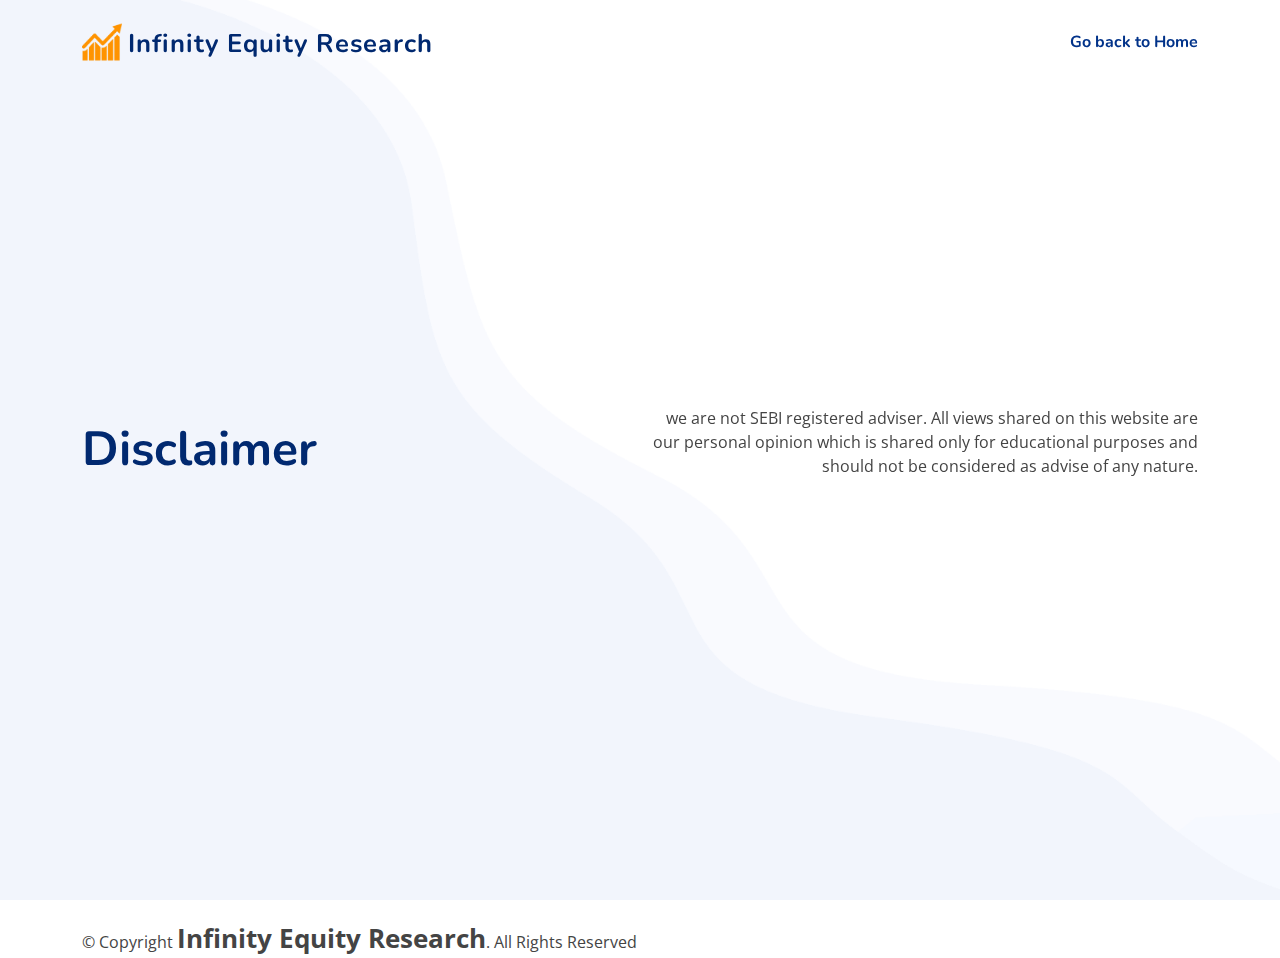
<file: IER/public/termofservice.html>
<!DOCTYPE html>
<html lang="en">

<head>
  <meta charset="utf-8">
  <meta content="width=device-width, initial-scale=1.0" name="viewport">

  <title>Blog</title>
  <meta content="" name="description">
  <meta content="" name="keywords">

  <!-- Favicons -->
  <link href="assets/img/favicon.ico" rel="icon">
  <link href="assets/img/apple-touch-icon.png" rel="apple-touch-icon">

  <!-- Google Fonts -->
  <link href="https://fonts.googleapis.com/css?family=Open+Sans:300,300i,400,400i,600,600i,700,700i|Nunito:300,300i,400,400i,600,600i,700,700i|Poppins:300,300i,400,400i,500,500i,600,600i,700,700i" rel="stylesheet">

  <!-- Vendor CSS Files -->
  <link href="assets/vendor/bootstrap/css/bootstrap.min.css" rel="stylesheet">
  <link href="assets/vendor/bootstrap-icons/bootstrap-icons.css" rel="stylesheet">
  <link href="assets/vendor/aos/aos.css" rel="stylesheet">
  <link href="assets/vendor/remixicon/remixicon.css" rel="stylesheet">
  <link href="assets/vendor/swiper/swiper-bundle.min.css" rel="stylesheet">
  <link href="assets/vendor/glightbox/css/glightbox.min.css" rel="stylesheet">

  <!-- Template Main CSS File -->
  <link href="assets/css/style.css" rel="stylesheet">

  <!-- =======================================================
  * Template Name: FlexStart - v1.4.0
  * Template URL: https://bootstrapmade.com/flexstart-bootstrap-startup-template/
  * Author: BootstrapMade.com
  * License: https://bootstrapmade.com/license/
  ======================================================== -->
</head>

<body>

  <!-- ======= Header ======= -->
  <header id="header" class="header fixed-top">
    <div class="container-fluid container-xl d-flex align-items-center justify-content-between">

      <a href="index.html" class="logo d-flex align-items-center">
        <img src="assets/img/logo2.png" alt="">
        <span style="font-size:2vw;">Infinity Equity Research</span>
      </a>

      <nav id="navbar" class="navbar">
        <ul>
          <li><a class="nav-link scrollto " href="index.html">Go back to Home</a></li>
          
        </ul>
        <i class="bi bi-list mobile-nav-toggle"></i>
      </nav><!-- .navbar -->

    </div>
  </header><!-- End Header -->
  

  <section id="hero" class="hero d-flex align-items-center">

    <div class="container">
      <div class="row">
        <div class="col-lg-6 d-flex flex-column justify-content-center">
          <h1 data-aos="fade-up">Disclaimer</h1>
          
         
        </div>
        <div class="col-lg-6 hero-img" data-aos="zoom-out" data-aos-delay="200">
            <p>
                we are not SEBI registered adviser. All views shared on this website are our personal opinion which is shared only for educational purposes and should not be considered as advise of any nature.
              </p>
        </div>
      </div>
    </div>
    
  </section>
  <div id="Disclaimer">
      
  </div>
  <!-- ======= Footer ======= -->
  <div class="container">
    <div class="copyright">
      &copy; Copyright <strong><span style="font-size:2vw;">Infinity Equity Research</span></strong>. All Rights Reserved
    </div>

  </div>
  <a href="#" class="back-to-top d-flex align-items-center justify-content-center"><i class="bi bi-arrow-up-short"></i></a>

  <!-- Vendor JS Files -->
  <script src="assets/vendor/bootstrap/js/bootstrap.bundle.js"></script>
  <script src="assets/vendor/aos/aos.js"></script>
  <script src="assets/vendor/php-email-form/validate.js"></script>
  <script src="assets/vendor/swiper/swiper-bundle.min.js"></script>
  <script src="assets/vendor/purecounter/purecounter.js"></script>
  <script src="assets/vendor/isotope-layout/isotope.pkgd.min.js"></script>
  <script src="assets/vendor/glightbox/js/glightbox.min.js"></script>

  <!-- Template Main JS File -->
  <script src="assets/js/main.js"></script>

</body>

</html>
</file>
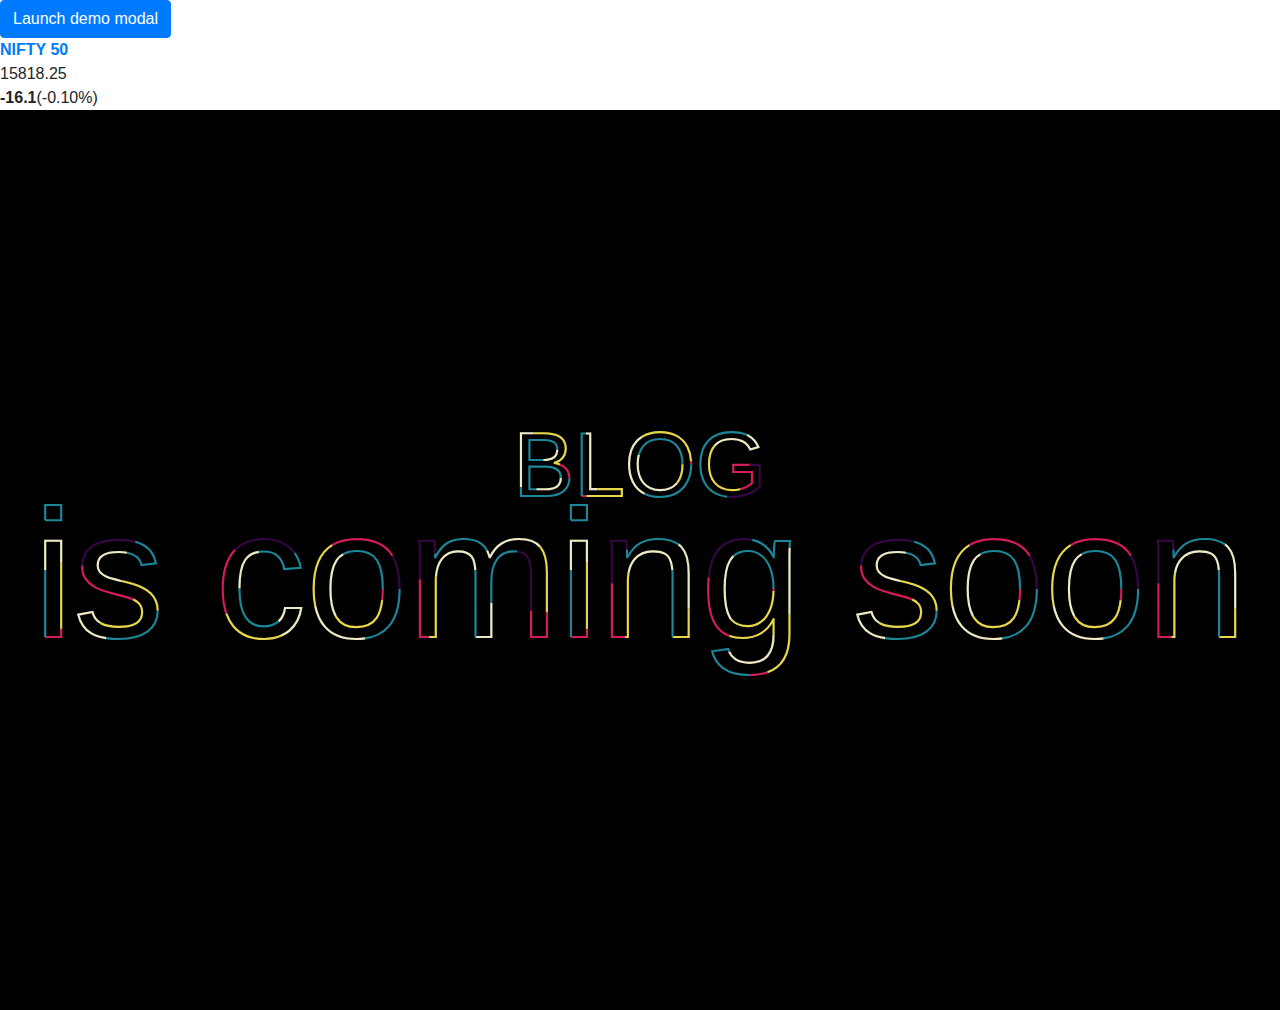
<file: IER/public/test.html>
<!DOCTYPE html>
<html lang="en">
<head>
  <link href="//maxcdn.bootstrapcdn.com/bootstrap/4.0.0/css/bootstrap.min.css" rel="stylesheet" id="bootstrap-css">
  <script src="//maxcdn.bootstrapcdn.com/bootstrap/4.0.0/js/bootstrap.min.js"></script>
  <script src="//cdnjs.cloudflare.com/ajax/libs/jquery/3.2.1/jquery.min.js"></script>
  <link href="//maxcdn.bootstrapcdn.com/bootstrap/4.0.0/css/bootstrap.min.css" rel="stylesheet" id="bootstrap-css">
<script src="//maxcdn.bootstrapcdn.com/bootstrap/4.0.0/js/bootstrap.min.js"></script>
<script src="//cdnjs.cloudflare.com/ajax/libs/jquery/3.2.1/jquery.min.js"></script>
  <link href="assets/css/style.css" rel="stylesheet">
    <link rel="stylesheet" href="https://maxcdn.bootstrapcdn.com/bootstrap/4.0.0/css/bootstrap.min.css" integrity="sha384-Gn5384xqQ1aoWXA+058RXPxPg6fy4IWvTNh0E263XmFcJlSAwiGgFAW/dAiS6JXm" crossorigin="anonymous">
    <meta charset="UTF-8">
    
    <meta http-equiv="X-UA-Compatible" content="IE=edge">
    <meta name="viewport" content="width=device-width, initial-scale=1.0">
    <title>Document</title>
</head>
<body>
    <!-- Button trigger modal -->
<button type="button" class="btn btn-primary" data-toggle="modal" data-target="#exampleModalCenter">
    Launch demo modal
  </button>
  
  <!-- Modal -->
  <div class="modal fade" id="exampleModalCenter" tabindex="-1" role="dialog" aria-labelledby="exampleModalCenterTitle" aria-hidden="true">
    <div class="modal-dialog modal-dialog-centered" role="document">
      <div class="modal-content">
        <div class="modal-header">
          <h5 class="modal-title" id="exampleModalLongTitle">Modal title</h5>
          <button type="button" class="close" data-dismiss="modal" aria-label="Close">
            <span aria-hidden="true">&times;</span>
          </button>
        </div>
        <div class="modal-body">
          ...
        </div>
        <div class="modal-footer">
          <button type="button" class="btn btn-secondary" data-dismiss="modal">Close</button>
          <button type="button" class="btn btn-primary">Save changes</button>
        </div>
      </div>
    </div>
  </div>


    <ui>
        <li class="clearfix" id="ind_glb2" data-symbol="in;NSX" data-apiurl="https://priceapi.moneycontrol.com/pricefeed/notapplicable/inidicesindia/in%3BNSX" data-pgurl="https://www.moneycontrol.com/indian-indices/nifty-50-9.html">
            <input type="hidden" id="hdn_rad_rvmp_pval2" name="hdn_rad_rvmp_pval2" value="15818.25" tabindex="0"><div class="stname"><a target="_new" href="https://www.moneycontrol.com/indian-indices/nifty-50-9.html" title="NIFTY 50" rid="in;NSX" tabindex="0">
                <strong>NIFTY 50</strong></a></div><div class="stkvalue" id="ind_glb_currvalue2">15818.25</div><div class="stkarw red" id="ind_glb_arr2"></div><div class="stktodayupdn red" id="ind_glb_colur2"><strong><span id="ind_glb_chng2">-16.1</span></strong>(<span id="ind_glb_perchng2">-0.10</span>%)</div></li>
    </ui>




    <link href="//maxcdn.bootstrapcdn.com/bootstrap/4.0.0/css/bootstrap.min.css" rel="stylesheet" id="bootstrap-css">
<script src="//maxcdn.bootstrapcdn.com/bootstrap/4.0.0/js/bootstrap.min.js"></script>
<script src="//cdnjs.cloudflare.com/ajax/libs/jquery/3.2.1/jquery.min.js"></script>
<!------ Include the above in your HEAD tag ---------->

<svg viewBox="0 0 1800 600">
  <symbol id="s-text">
    <text text-anchor="middle"
          x="50%"
          y="35%"
          class="webcoderskull"
          >
      BLOG
    </text>
    <text text-anchor="middle"
          x="50%"
          y="68%"
          class="text--line"
          >
     is coming soon
    </text>
    
  </symbol>
  
  <g class="g-ants">
    <use xlink:href="#s-text"
      class="webcoderskull-1"></use>     
    <use xlink:href="#s-text"
      class="webcoderskull-1"></use>     
    <use xlink:href="#s-text"
      class="webcoderskull-1"></use>     
    <use xlink:href="#s-text"
      class="webcoderskull-1"></use>     
    <use xlink:href="#s-text"
      class="webcoderskull-1"></use>     
  </g>
  
  
</svg>
</body>
</html>
</file>
<file: IER/public/css/style.css>
/*------------------------------------------------------------------
    IMPORT FONTS
-------------------------------------------------------------------*/


@import url('https://fonts.googleapis.com/css?family=Poppins:100,100i,200,200i,300,300i,400,400i,500,500i,600,600i,700,700i,800,800i,900,900i');
@import url('https://fonts.googleapis.com/css?family=Montserrat:100,100i,200,200i,300,300i,400,400i,500,500i,600,600i,700,700i,800,800i');
@import url('https://fonts.googleapis.com/css?family=Great+Vibes');
@import url('https://fonts.googleapis.com/css2?family=Abril+Fatface&display=swap');

/*------------------------------------------------------------------
    IMPORT FILES
-------------------------------------------------------------------*/

@import url(animate.css);
@import url(font-awesome.min.css);
@import url(magnific-popup.css);
@import url(responsiveslides.css);
@import url(timeline.css);
@import url(flaticon.css);


/*------------------------------------------------------------------
    SKELETON
-------------------------------------------------------------------*/

body {
    color: #666666;
    font-size: 15px;
    font-family: 'Montserrat', sans-serif;
    line-height: 1.80857;
    overflow: hidden;
    background: #fff;
}


a {
    color: #1f1f1f;
    text-decoration: none !important;
    outline: none !important;
    -webkit-transition: all .3s ease-in-out;
    -moz-transition: all .3s ease-in-out;
    -ms-transition: all .3s ease-in-out;
    -o-transition: all .3s ease-in-out;
    transition: all .3s ease-in-out;
}

h1, h2, h3, h4, h5, h6 {
    letter-spacing: 0;
    font-weight: normal;
    position: relative;
    padding: 0 0 10px 0;
    font-weight: normal;
    line-height: 120% !important;
    color: #1f1f1f;
    margin: 0;
        margin-bottom: 0px;
    font-family: 'Abril Fatface', cursive;
}

h1 {
    font-size: 24px
}

h2 {
    font-size: 22px
}

h3 {
    font-size: 18px
}

h4 {
    font-size: 16px
}

h5 {
    font-size: 14px
}

h6 {
    font-size: 13px
}

h1 a,
h2 a,
h3 a,
h4 a,
h5 a,
h6 a {
    color: #212121;
    text-decoration: none!important;
    opacity: 1
}

h1 a:hover,
h2 a:hover,
h3 a:hover,
h4 a:hover,
h5 a:hover,
h6 a:hover {
    opacity: .8
}

a {
    color: #1f1f1f;
    text-decoration: none;
    outline: none;
}

a,
.btn {
    text-decoration: none !important;
    outline: none !important;
    -webkit-transition: all .3s ease-in-out;
    -moz-transition: all .3s ease-in-out;
    -ms-transition: all .3s ease-in-out;
    -o-transition: all .3s ease-in-out;
    transition: all .3s ease-in-out;
}

.btn-custom {
    margin-top: 20px;
    background-color: transparent !important;
    border: 2px solid #ddd;
    padding: 12px 40px;
    font-size: 16px;
}

.lead {
    font-size: 18px;
    line-height: 30px;
    color: #767676;
    margin: 0;
    padding: 0;
}

blockquote {
    margin: 20px 0 20px;
    padding: 30px;
}

ul, li, ol{
	list-style: none;
	margin: 0px;
	padding: 0px;
}
button:focus{
	outline: none;
}

.form-control::-moz-placeholder {
    color: #333;
    opacity: 1;
}

.container {
    max-width: 1190px;
    width: 100%;
}

/*------------------------------------------------------------------
    LOADER 
-------------------------------------------------------------------*/

#preloader {
    width: 100%;
    height: 100%;
    top: 0;
    right: 0;
    bottom: 0;
    left: 0;
    z-index: 11000;
    position: fixed;
    display: block;
    display: flex;
    justify-content: center;
    align-items: center;
    background: #14222f;
}

.loader {
    flex-wrap: wrap;
    width: 100%;
    height: 100%;
    display: flex;
    justify-content: center;
    align-items: center;
}

.loader img {
    width: 500px;
}

.box {

    position: absolute;
    top: 0;
    left: 0;
    width: 75px;
    height: 75px;
    background-image: none;
    background-size: auto auto;
    background-image: none;
    -webkit-animation: move 2s ease-in-out infinite both;
    animation: move 2s ease-in-out infinite both;
        animation-delay: 0s;
    animation-delay: 0s;
    animation-delay: 0s;
    background-image: url('../images/gb.png');
    background-size: 100% 100%;

}

.box:nth-child(1) {
  -webkit-animation-delay: -1s;
          animation-delay: -1s;
}
.box:nth-child(2) {
  -webkit-animation-delay: -2s;
          animation-delay: -2s;
}
.box:nth-child(3) {
  -webkit-animation-delay: -3s;
          animation-delay: -3s;
}

@-webkit-keyframes move {
  0%, 100% {
    -webkit-transform: none;
            transform: none;
  }
  12.5% {
    -webkit-transform: translate(40px, 0);
            transform: translate(40px, 0);
  }
  25% {
    -webkit-transform: translate(80px, 0);
            transform: translate(80px, 0);
  }
  37.5% {
    -webkit-transform: translate(80px, 40px);
            transform: translate(80px, 40px);
  }
  50% {
    -webkit-transform: translate(80px, 40px);
            transform: translate(80px, 40px);
  }
  62.5% {
    -webkit-transform: translate(30px, 60px);
            transform: translate(30px, 60px);
  }
  75% {
    -webkit-transform: translate(0, 80px);
            transform: translate(0, 40px);
  }
  87.5% {
    -webkit-transform: translate(0, 40px);
            transform: translate(0, 40px);
  }
}

@keyframes move {
  0%, 100% {
    -webkit-transform: none;
            transform: none;
  }
  12.5% {
    -webkit-transform: translate(40px, 0);
            transform: translate(40px, 0);
  }
  25% {
    -webkit-transform: translate(80px, 0);
            transform: translate(80px, 0);
  }
  37.5% {
    -webkit-transform: translate(80px, 40px);
            transform: translate(80px, 40px);
  }
  50% {
    -webkit-transform: translate(80px, 80px);
            transform: translate(80px, 80px);
  }
  62.5% {
    -webkit-transform: translate(40px, 80px);
            transform: translate(40px, 80px);
  }
  75% {
    -webkit-transform: translate(0, 80px);
            transform: translate(0, 80px);
  }
  87.5% {
    -webkit-transform: translate(0, 40px);
            transform: translate(0, 40px);
  }
}



#scroll-to-top {

    width: 50px;
    height: 50px;
    position: fixed;
    bottom: 10px;
    right: 20px;
    display: none;
    font-size: 35px;
    border-radius: 0;
    transition: .2s;
    letter-spacing: 1px;
    text-align: center;
    line-height: 45px;
    background: #ffd030;
    color: #521407;
    font-weight: 900;
    border-radius: 100%;

}

/*------------------------------------------------------------------
    HEADER
-------------------------------------------------------------------*/

.top-header .navbar {
    padding: 11px 0px 10px;
}

.top-header {
    position: relative;
    top: 0px;
    left: 0px;
    width: 100%;
    margin: 0px 0 -60px;
    z-index: 20;
    padding: 20px 0 0;
}

.top-header .navbar .navbar-collapse ul li a {
    text-transform: capitalize;
    font-size: 16px;
    padding: 5px 25px;
    position: relative;
    font-weight: 600;
    overflow: hidden;
    color: #521407;
    font-family: raleway;
}

.top-header.fixed-menu .navbar .navbar-collapse ul li a {
    font-size: 16px;
}

.top-header .navbar .navbar-collapse ul li a.active, 
.top-header .navbar .navbar-collapse ul li a:hover, 
.top-header .navbar .navbar-collapse ul li a:focus {
    background: #ffd030;
    border-radius: 0 135px;
}

.top-header .navbar .navbar-collapse ul li {
    margin: 0 2px;
}

.top-header.fixed-menu{
	width: 100%;
	position: fixed;
	box-shadow: 0px 3px 6px 3px rgba(0, 0, 0, 0.06);
	-webkit-animation-duration: 1s;
	animation-duration: 1s;
	-webkit-animation-fill-mode: both;
	animation-fill-mode: both;
	-webkit-animation-name: fadeInDown;
	animation-name: fadeInDown;
	background: #fff;
	z-index: 20;
}

.navbar-toggler {
    border: 2px solid #e91327;
    border-radius: 0;
    margin: 0;
    padding: 10px 8px;
    -webkit-transition: all 0.2s linear;
    -moz-transition: all 0.2s linear;
    -o-transition: all 0.2s linear;
    transition: all 0.2s linear;
    margin-top: 0;
    position: absolute;
    top: -60px;
    right: 20px;
}

.navbar-toggler span {
    background: #e91327;
    display: block;
    width: 24px;
    height: 3px;
    margin: 0 auto;
        margin-top: 0px;
    margin-top: 0px;
    -webkit-border-radius: 1px;
    -moz-border-radius: 1px;
    border-radius: 1px;
    -webkit-transition: all 0.2s linear;
    -moz-transition: all 0.2s linear;
    -o-transition: all 0.2s linear;
    transition: all 0.2s linear;
}
.navbar-toggler span + span {
    margin-top: 3px;
}

.navbar-toggler:hover {
    border: 2px solid #e91327;
}

.navbar-toggler:hover span{
	background: #e91327;
}


/*------------------------------------------------------------------
    Banner
-------------------------------------------------------------------*/


.home-slider{
	position: relative;
	height: 540px;
}

.lbox-caption {
    display: table;
    height: 100% !important;
	width: 100% !important;
	left: 0 !important;
}

.lbox-caption {
    position: absolute;
    margin: 0 auto;
    left: 0;
    right: 0;
	z-index: 10;
}

.lbox-details {
    display: table-cell;
    text-align: center;
    vertical-align: middle;
	position: absolute;
	top: 0px;
	left: 0;
	right: 0;
	height: 100%;
	padding: 22% 0%;
}

.lbox-details::before{
	content: "";
	position: absolute;
	top: 0px;
	left: 0px;
	width: 100%;
	height: 100%;
	z-index: 2;
}

.lbox-details h1{
	font-size: 54px;
	font-family: 'Montserrat', sans-serif;
	color: #ffffff;
	font-weight: 600;
	position: relative;
	z-index: 3;
}

.lbox-details h2{
	font-size: 48px;
	color: #ffffff;
	font-weight: 300;
	position: relative;
	z-index: 3;
}
.lbox-details p{
	color: #ffffff;
	position: relative;
	z-index: 3;
}
.lbox-details p strong{
	color: #70c6eb;
	font-size: 40px;
	font-family: 'Montserrat', sans-serif;
}
.lbox-details a.btn{
	background: #ffffff;
	padding: 10px 20px;
	font-size: 20px;
	text-transform: capitalize;
	color: #3a4149;
	border-radius: 0px;
	position: relative;
	z-index: 3;
}
.lbox-details a.btn:hover{
	background: #70c6eb;
}

.pogoSlider-nav-btn {
    background: #ddd;
}

.pogoSlider-nav-btn--selected {
    background: #e91327 !important;
}

.pogoSlider--navBottom .pogoSlider-nav {
    bottom: 0;
}

.img-responsive {
  max-width: 100%;
}

/*------------------------------------------------------------------
    About
-------------------------------------------------------------------*/

.tooltip-1 {
	display: inline-block;
	position: relative;
	color: #70c6eb;
	opacity: 1;
}

.tooltip__wave {
	width: 30%;
	height: 20px;
	position: absolute;
	bottom: -10px;
	left: 0;
	right: 0px;
	margin: 0 auto;
	overflow: hidden;
}

.tooltip__wave span {
	position: absolute;
	left: -100%;
	width: 200%;
	height: 100%;
	background: url(../images/wave.svg) repeat-x center center;
	background-size: 50% auto;
}


.about-box{
	padding: 70px 0px;
}

.title-box{
	text-align: center;
	margin-bottom: 30px;
}
.title-box h2 {
    font-size: 60px;
    color: #521407;
    font-weight: 900;
    padding: 0;
    letter-spacing: 0;
}
#donate .title-box h2 {
    font-size: 75px;
    color: #fff;
    font-weight: normal;
    padding: 0;
    letter-spacing: 0;
    line-height: 75px;
    margin-bottom: 30px;
}
.title-box h2 span{
	color: #70c6eb;
	text-decoration: underline;
}
.about-main-info h2 span{
	color: #70c6eb;
	text-decoration: underline;
}
.about-main-info{
	margin-bottom: 30px;
}

.about-m{}

.about-img{
	padding: 30px 0px;
}

.about-img img{
	border-radius: 10px;
}

.about-m ul{
	display: block;
	text-align: center;
	padding-bottom: 30px;
}
.about-m ul li{
	display: inline-block;
	text-align: center;
}
.about-m ul li a{
	background: #528780;
	color: #ffffff;
	width: 38px;
	height: 38px;
	text-align: center;
	line-height: 38px;
	display: block;
	border-radius: 50px;
	margin: 0px 5px;
}

.about-m ul li a:hover{
	background: #333333;
	color: #ffffff;
}

.about-main-info h2 {
    font-size: 55px;
    color: #521407;
    font-weight: 900;
    margin-bottom: 0px;
}

.about-main-info a {
    border-radius: 2px;
    transition: .2s;
    padding: 10px 25px;
    background: #ffd030;
    color: #521407;
    font-weight: 700;
    font-size: 17px;
    border-radius: 0 45px;
    margin-top: 20px;
}

.about-main-info a:hover{
	color: #ffd030;
    background: #521407;
}

.about-main-info div.full > img {
    height: 500px;
}

.hvr-radial-out{
	display: inline-block;
	vertical-align: middle;
	-webkit-transform: perspective(1px) translateZ(0);
	transform: perspective(1px) translateZ(0);
	box-shadow: 0 0 1px rgba(0, 0, 0, 0);
	position: relative;
	overflow: hidden;
	background: #e1e1e1;
	-webkit-transition-property: color;
	transition-property: color;
	-webkit-transition-duration: 0.3s;
	transition-duration: 0.3s;
}

.hvr-radial-out::before {
    content: "";
    position: absolute;
    z-index: -1;
    top: 0;
    left: 0;
    right: 0;
    bottom: 0;
    background: #3a4149;
    border-radius: 100%;
    -webkit-transform: scale(0);
    transform: scale(0);
    -webkit-transition-property: transform;
    transition-property: transform;
    -webkit-transition-duration: 0.3s;
    transition-duration: 0.3s;
    -webkit-transition-timing-function: ease-out;
    transition-timing-function: ease-out;
}

.hvr-radial-out:hover::before, .hvr-radial-out:focus::before, .hvr-radial-out:active::before {
    -webkit-transform: scale(2);
    transform: scale(2);
}


/*------------------------------------------------------------------
    Services
-------------------------------------------------------------------*/

.services-box {
    padding: 70px 0px;
    background-color: #fff;
}

.effect-service {
    position: relative;
    height: auto;
    text-align: center;
    cursor: pointer;
    border: 8px solid #eee;
    margin-bottom: 30px;
}

figure.effect-service{
	background: -webkit-linear-gradient(-45deg, #EC65B7 0%,#05E0D8 100%);
	background: linear-gradient(-45deg, #EC65B7 0%,#05E0D8 100%);
}
figure img {
    position: relative;
    display: block;
    min-height: 100%;
    max-width: 100%;
    opacity: 0.8;
}
figure.effect-service img {
    opacity: 0.85;
    -webkit-transition: opacity 0.35s;
    transition: opacity 0.35s;
}
figure figcaption, .grid figure figcaption > a  {
	position: absolute;
	top: 0;
	left: 0;
	width: 100%;
	height: 100%;
}
figure figcaption {
    padding: 10px;
    color: #fff;
    text-transform: capitalize;
    font-size: 1.25em;
    -webkit-backface-visibility: hidden;
    backface-visibility: hidden;
}
figure.effect-service h2 {
    padding: 20px;
    width: 50%;
    height: 50%;
    text-align: left;
    -webkit-transition: -webkit-transform 0.35s;
    transition: transform 0.35s;
    -webkit-transform: translate3d(10px,10px,0);
    transform: translate3d(10px,10px,0);
}

figure.effect-service h2 {
    background: #e91327;
    padding: 13px;
    width: 94%;
    height: 58px;
    border: 0;
    margin: 0;
    font-weight: 200;
    font-size: 34px;
    color: #ffffff;
    text-align: center;
    font-family: 'Great Vibes', cursive;
}

figure.effect-service p {

    padding: 15px;
    width: 100%;
    height: 80%;
    font-size: 14px;
    border: 2px solid #fff;
    margin: 0;
    font-weight: 300;
    display: none;

}

figure.effect-service p {
    float: right;
    padding: 20px;
    text-align: left;
    opacity: 0;
    -webkit-transition: opacity 0.35s, -webkit-transform 0.35s;
    transition: opacity 0.35s, transform 0.35s;
    -webkit-transform: translate3d(-50%,-50%,0);
    transform: translate3d(-50%,-50%,0);
}

figure figcaption > a {
    z-index: 1000;
    text-indent: 200%;
    white-space: nowrap;
    font-size: 0;
    opacity: 0;
}

figure.effect-service:hover img {
    opacity: 0.6;
}
figure.effect-service:hover p {
    opacity: 1;
}
figure.effect-service:hover {
    border: 8px solid #e91327;
}



/*------------------------------------------------------------------
    Gallery
-------------------------------------------------------------------*/

.gallery-box {
    padding: 70px 0px 70px;
}

.gallery-box ul li {
    position: relative;
    width: 100%;
    margin: 15px 0 15px !important;
    padding: 0px;
    float: left;
    border: none;
    overflow: hidden;
    display: flex;
}

.gallery-box ul li i {
    color: #fff;
    font-size: 55px;
    margin-right: 30px;
}

.gallery-box ul li a{
	position: relative;
	display: inline-block;
}

.gallery-box ul li a .overlay {
    background: #fff;
    color: #e91327;
}

.gallery-box ul li p {
    color: #eee;
    font-size: 17px;
    line-height: 21px;
    padding-right: 0;
    margin-top: 10px;
}

ul.features-right + ul {
    padding-left: 75px;
}

.features-right h4 {
    color: #fff;
    font-size: 30px;
    font-weight: normal;
    padding-bottom: 0;
}

.btn-dark {
    padding: 10px 40px;
    font-size: 20px;
    border: 2px solid #fff !important;
    color: #fff !important;
    background-color: transparent;
    font-weight: 700;
}

.btn-dark:hover,.btn-dark:focus {
    border-color: #ffd030 !important;
    color: #222 !important;
    background-color: #ffd030 !important;
}

/*------------------------------------------------------------------
    Properties
-------------------------------------------------------------------*/

.properties-box{
	padding: 70px 0px;
	background-color: #f2f3f5;
}

.single-team-member {
    position: relative;
    margin-top: 30px;
	border: 10px solid #fff;
	box-shadow: 0 2px 5px rgba(0,0,0,.1);
}

.filter-button-group{
	margin-bottom: 30px;
}
.filter-button-group button{
	border-radius: 2px;
	transition: .2s;
	letter-spacing: 1px;
	padding: 10px 18px;
	background: #57cef8;
	color: #ffffff;
	cursor: pointer;
	border: none;
}
.filter-button-group button:hover{
	color: #ffffff;
}

.properties-single{
	margin-bottom: 30px;
	background: #ffffff;
	transition: all 0.5s ease 0s;
}

.fuit{
	position: absolute;
	left: 50%;
	top: 50%;
	transform: translate(-50%,-50%);
	z-index: 100;
}

.fuit a{
	background: #57cef8;
	width: 40px;
	height: 40px;
	line-height: 40px;
	text-align: center;
	display: inline-block;
	color: #ffffff;
}

.for-sal{
	background: #3a4149;
	position: absolute;
	top: 10px;
	right: 10px;
	color: #ffffff;
	border-radius: 2px;
	padding: 5px 10px;
	font-size: 13px;
	z-index: 10;
}

.pro-price{
	background: #57cef8;
	position: absolute;
	bottom: 10px;
	left: 10px;
	color: #ffffff;
	border-radius: 2px;
	padding: 5px 10px;
	font-size: 13px;
	z-index: 10;
}


.properties-img{
	position: relative;
	overflow: hidden;
}

.properties-img img{
	-webkit-transition: all 1.5s;
	-moz-transition: all 1.5s;
	-o-transition: all 1.5s;
	-ms-transition: all 1.5s;
	transition: all 1.5s;
		transition-delay: 0s;
	-webkit-transition-delay: .5s;
	-moz-transition-delay: .5s;
	-o-transition-delay: .5s;
	-ms-transition-delay: .5s;
	transition-delay: .5s;
}

.properties-single:hover .properties-img img{
	-webkit-transform: scale(1.1);
	-moz-transform: scale(1.1);
	-o-transform: scale(1.1);
	-ms-transform: scale(1.1);
	transform: scale(1.1);
}

.hover-box{
	-ms-filter: progid:DXImageTransform.Microsoft.Alpha(Opacity=0);
	filter: alpha(opacity=0);
	opacity: 0;
	position: absolute;
	height: 100%;
	width: 100%;
	background: rgba(0,0,0,.5);
	color: #fff;
	-webkit-transition: all .9s ease;
	-moz-transition: all .9s ease;
	-o-transition: all .9s ease;
	-ms-transition: all .9s ease;
	transition: all .9s ease;
		transition-delay: 0s;
	-webkit-transition-delay: .5s;
	-moz-transition-delay: .5s;
	-o-transition-delay: .5s;
	-ms-transition-delay: .5s;
	transition-delay: .5s;
}

.properties-single:hover .hover-box{
	-ms-filter: progid:DXImageTransform.Microsoft.Alpha(Opacity=100);
	filter: alpha(opacity=100);
	opacity: 1;
	top: 0;
}

.properties-dit{
	padding: 15px;
}

.properties-dit h3{
	font-size: 20px;
}
.properties-dit ul{
	padding: 10px 0px;
}
.properties-dit ul li{
	float: left;
	width: 33.33%;
	font-size: 12px;
	line-height: 30px;
}
.properties-dit ul li i{
	float: right;	
	padding: 7px 10px;
	font-size: 15px;
	color: #57cef8;
}
.properties-dit p{
	margin: 0px;
}
.properties-dit p i{
	padding-right: 10px;
}

/*------------------------------------------------------------------
    Team
-------------------------------------------------------------------*/

.team-box{
	padding: 70px 0px;
}

.our-team{
    text-align: center;
    overflow: hidden;
    position: relative;
    z-index: 1;
}
.our-team:before,
.our-team:after{
    content: "";
    width: 130px;
    height: 150px;
    background: #57cef8;
    position: absolute;
    z-index: -1;
}
.our-team:before{
    bottom: -20px;
    left: 0;
}
.our-team:after{
    top: -20px;
    right: 0;
}
.our-team .pic{
    margin: 8px;
    position: relative;
    border: 3px solid #57cef8;
    transition: all 0.5s ease 0s;
}
.our-team:hover .pic{
    border-color: #3a4149;
}
.our-team .pic:after{
    content: "";
    width: 100%;
    height: 0;
    background: #57cef8;
    position: absolute;
    top: 0;
    left: 0;
    opacity: 0;
    transform-origin: 0 0 0;
    transition: all 0.5s ease 0s;
}
.our-team:hover .pic:after{
    height: 100%;
    opacity: 0.85;
}
.our-team img{
    width: 100%;
    height: auto;
}
.our-team .team-content{
    width: 100%;
    position: absolute;
    top: -50%;
    left: 0;
    transition: all 0.5s ease 0.2s;
}
.our-team:hover .team-content{
    top: 38%;
}
.our-team .title{
    font-size: 18px;
    font-weight: 600;
    color: #fff;
    text-transform: capitalize;
    margin: 0px;
}
.our-team .post{
    font-size: 14px;
    color: #fff;
    line-height: 26px;
    text-transform: capitalize;
}
.our-team .social{
    padding: 0;
    margin: 40px 0 0 0;
    list-style: none;
}
.our-team .social li{
    display: inline-block;
}
.our-team .social li a{
    display: inline-block;
    width: 35px;
    height: 35px;
    line-height: 35px;
    border-radius: 50%;
    border: 1px solid #fff;
    font-size: 18px;
    color: #fff;
    margin: 0 7px;
    transition: all 0.5s ease 0s;
}
.our-team .social li a:hover{
    background: #fff;
    color: #00bed3;
}
@media only screen and (max-width: 990px){
    .our-team{ margin-bottom: 30px; }
}




/*------------------------------------------------------------------
    Blog
-------------------------------------------------------------------*/

.blog-box{
	padding: 70px 0px;
	background-color: #f2f3f5;
}
.blog-inner{
	background: #ffffff;
	text-align: center;
	margin-bottom: 30px;
	border: 10px solid #fff;
	box-shadow: 0 2px 5px rgba(0,0,0,.1);
}

.blog-img{
	margin-bottom: 15px;
	overflow: hidden;
}
.blog-img img{
	transition: all 0.9s ease 0s;
}
.blog-inner:hover .blog-img img{
	-moz-transform: scale(1.5) rotate(-10deg);
	-webkit-transform: scale(1.5) rotate(-10deg);
	-ms-transform: scale(1.5) rotate(-10deg);
	-o-transform: scale(1.5) rotate(-10deg);
	transform: scale(1.5) rotate(-10deg);
}
.blog-inner a{
	border-radius: 2px;
	transition: .2s;
	letter-spacing: 1px;
	padding: 10px 18px;
	background: #57cef8;
	color: #ffffff;
}
.blog-inner a:hover{
	color: #ffffff;
}

/*------------------------------------------------------------------
    Contact
-------------------------------------------------------------------*/

.contact-box {
    padding: 70px 0px;
    background: url('../images/slider-1.png');
    background-position: bottom center;
    background-attachment: fixed;
}

.left-contact h2{
	font-size: 22px;
	font-weight: 500;
	padding-bottom: 30px;
}
.cont-line {
    overflow: hidden;
    margin-bottom: 20px;
    float: left;
    display: flex;
    width: 100%;
    justify-content: left;
    padding-top: 10px;
}
.icon-b {
    width: 60px;
    height: 60px;
    text-align: center;
    line-height: 60px;
    font-size: 25px;
    margin-right: 15px;
    color: #521407;
    border-radius: 100%;
    background: #ffd030;
}
.dit-right h4 {
    font-size: 20px;
    color: #521407;
    font-weight: 500;
    margin: 0;
    padding: 0;
}

.dit-right p {
    font-size: 15px;
    margin-top: 0;
    padding: 0;
    margin-bottom: 0;
    font-weight: 400;
}

.dit-right a {
    font-size: 15px;
    color: #3a4149;
    font-weight: 400;
    line-height: normal;
}

.dit-right a:hover{
	color: #57cef8;
}

.contact-block .form-group .form-control {
    background: #fff;
    height: auto;
    font-size: 15px;
    border: 0;
    padding: 20px 20px;
    -webkit-box-shadow: none;
    box-shadow: none;
    border-radius: 0;
    font-weight: 400;
    letter-spacing: 0px;
    border-radius: 5px;
    color: #222;
    box-shadow: 0 10px 25px -20px rgba(0,0,0,.5);
}

.submit-button .btn-common {
    background-color: #ffd030;
    height: 55px;
    line-height: 55px;
    font-size: 15px;
    font-weight: 700;
    color: #521407;
    padding: 0 40px;
    border: 0;
    outline: 0;
    text-transform: uppercase;
    border-radius: 0px;
    -webkit-transition: all 0.3s;
    -moz-transition: all 0.3s;
    -o-transition: all 0.3s;
    -ms-transition: all 0.3s;
    transition: all 0.3s;
    border-radius: 0 15px 0 15px;
    opacity: 1;
}

.contact-block .form-group textarea.form-control{
	height: 150px;
	padding-top: 15px;
}

.submit-button .btn-common:hover{
	background-color: #521407;
    opacity: 1;
    color: #ffd030;
}

.custom-select{
	height: 45px;
	font-size: 16px;
}
select.form-control:not([size]):not([multiple]){
	height: calc(45px + 2px);
}

.help-block ul li{
	color: red;
}

.footer-box {
    background: #521407;
    padding: 20px 0;
}

.footer-box .footer-company-name {
    text-align: center;
    color: #fff;
    font-size: 15px;
    font-weight: 400;
    margin: 0;
}

.footer-box .footer-company-name a {
    color: #fff;
    text-decoration: underline !important;
}

.footer-box .footer-company-name a:hover {
    color: #ffd030;
}



/*------------------------------------------------------------------
    Subscribe
-------------------------------------------------------------------*/

.subscribe-box {
    padding: 70px 0px;
    background: #e91327;
}

.subscribe-inner{
	max-width: 500px;
	width: 100%;
	margin: 0 auto;
}

.subscribe-inner h2 {
    font-size: 80px;
    font-weight: 600;
    color: #ffffff;
    font-family: 'Great Vibes', cursive;
    padding: 0;
}

.subscribe-inner p{
	color: #cccccc;
}

.subscribe-inner .form-group .form-control-1{
	width: 100%;
	padding: 12px 15px;
	border-radius: 0px;
	border: none;
}

.subscribe-inner .form-group button {
    border-radius: 0;
    transition: .2s;
    padding: 10px 18px;
    background: #222;
    color: #ffffff;
    border: none;
    cursor: pointer;
    font-weight: 300;
    letter-spacing: 0.1px;
    border-radius: 0 15px 0 15px;
}

.about-main-info h2 img {
    margin-top: -10px;
}

p {
    margin-top: 5px;
    margin-bottom: 1rem;
    font-size: 20px;
    font-weight: 300;
    line-height: 28px;
    padding-right: 20px;
    color: #836d69;
}

.text_align_center {
  text-align: center;
}

.red_bg  {
  background: #e91327;
}


.white_fonts p,
.white_fonts h1,
.white_fonts h2,
.white_fonts h3,
.white_fonts h4,
.white_fonts h5,
.white_fonts h6,
.white_fonts ul,
.white_fonts ul li,
.white_fonts ul li a,
.white_fonts ul i,
.white_fonts .post_info i,
.white_fonts div,
.white_fonts a.read_more {
    color: #fff !important;
}

.red_bg .about-main-info a {
    background: #fff;
    color: #e91327;
}

.testimonial_img {
    text-align: center;
    width: 100%;
    display: flex;
    justify-content: center;
}

.mfp-figure figure .mfp-bottom-bar {
    display: none;
}

#client_slider .carousel-indicators {
    bottom: -45px;
}

#client_slider .carousel-indicators li {
    height: 15px;
    width: 15px;
    border-radius: 100%;
    background: #999;
}

#client_slider .carousel-indicators li.active {
    background: #e91327;
}

.parallax_slide {
    height: 930px;
    background-image: url('../images/bg_diwali.png');
    background-size: cover;
    background-repeat: no-repeat;
    padding: 280px 0;
    background-position: center center;
    position: relative;
}

/** new css **/

.full {
    width: 100%;
}

.top-header a.navbar-brand {
    margin: 0;
    padding: 0;
}

.top-header.fixed-menu {
    padding: 10px 0;
    background: rgb(255, 255, 225, 10);
    box-shadow: 0 0 30px -10px #000;
}

.parallax_slide .full.text_align_center img {
    margin-top: -110px;
    max-width: 90%;
    margin-left: 0;
}

.top-header.fixed-menu a.navbar-brand {
    float: left;
    width: auto;
}

.top-header.fixed-menu a.navbar-brand img {
    width: 90px;
}

.fixed-menu .top-header .navbar {
    padding: 10px 0px 10px;
}

.about-box {
    padding-top: 30px;
}

/** counter css **/

/** counter **/

.countdown-container {
    position: relative;
    float: left;
    margin-top: 0;
    width: 100%;
}

h1#diwali_time {
    letter-spacing: 7px;
    text-align: center;
    width: 100%;
    color: #fff;
}

#countdown ul li {
    display: inline-block;
    font-size: 25px;
    list-style-type: none;
    padding: 30px 0;
    text-align: center;
    color: #521407;
    background: #ffd030;
    width: 155px;
    font-weight: 700;
    height: 125px;
    border-radius: 0 50px 0 50px;
    margin-top: 30px;
    margin-right: 10px;
    margin-left: 10px;
}

#countdown ul li span {
    display: block;
    font-size: 50px;
    line-height: 35px;
}

.emoji {
  display: none;
  padding: 35px;
}

.emoji span {
  font-size: 4rem;
  padding: 20px;
}

.diwali_caunter {
    background: url('../images/bg_counter.png');
    min-height: auto;
    background-position: center center;
}

#countdown ul {
    padding: 0;
    margin: 0;
}

#countdown {
    float: left;
    width: 100%;
    display: flex;
    justify-content: center;
    margin-top: 40px;
}

.section {
    padding: 70px 0;
}

.diwali_caunter {
    margin-top: 40px;
}

.diwali_caunter h2 {
    color: #fff;
    font-weight: 500;
}

/** product slider **/

#product_slider.carousel {
    margin: 50px auto;
    padding: 0;
}
.carousel .carousel-item {
    min-height: 330px;
    text-align: center;
    overflow: hidden;
}
.carousel .carousel-item .img-box {
    height: 250px;
    width: 100%;
    position: relative;
}
.carousel .carousel-item img {  
    max-width: 100%;
    max-height: 100%;
    display: inline-block;
    position: absolute;
    bottom: 0;
    margin: 0 auto;
    left: 0;
    right: 0;
}
.carousel .carousel-item h4 {
    font-size: 24px;
    margin: 10px 0 0;
    padding-bottom: 0;
}
.carousel .carousel-item .btn {
    color: #333;
    border-radius: 0;
    font-size: 11px;
    text-transform: uppercase;
    font-weight: 600;
    background: none;
    border: 1px solid #ccc;
    padding: 10px 20px;
    margin-top: 15px;
    line-height: normal;
    letter-spacing: 0.5px;
}
.carousel .carousel-item .btn:hover, .carousel .carousel-item .btn:focus {
    color: #fff;
    background: #222;
    border-color: #222;
    box-shadow: none;
    border-color: #222;
}
.carousel .carousel-item .btn i {
    font-size: 14px;
    font-weight: bold;
    margin-left: 5px;
}
.carousel .thumb-wrapper {
    text-align: center;
}
.carousel .thumb-content {
    padding: 15px 0;
}
.carousel-control-prev, .carousel-control-next {
    height: 100px;
    width: 40px;
    background: none;
    margin: auto 0;
    background: rgba(0, 0, 0, 0.2);
}
.carousel-control-prev i, .carousel-control-next i {
    font-size: 30px;
    position: absolute;
    top: 50%;
    display: inline-block;
    margin: -16px 0 0 0;
    z-index: 5;
    left: 0;
    right: 0;
    color: rgba(0, 0, 0, 0.8);
    text-shadow: none;
    font-weight: bold;
}
.carousel-control-prev i {
    margin-left: -3px;
}
.carousel-control-next i {
    margin-right: -3px;
}
.carousel .item-price {
    font-size: 17px;
    padding: 2px 0;
    font-weight: 600;
    margin-bottom: 0;
}
.star-rating li {
    padding: 0;
    margin: 0 !important;
}
.carousel .item-price strike {
    color: #999;
    margin-right: 5px;
}
.carousel .item-price span {
    color: #86bd57;
    font-size: 110%;
}   
.carousel .carousel-indicators {
    bottom: -50px;
}
.carousel-indicators li, .carousel-indicators li.active {
    width: 20px;
    height: 20px;
    margin: 4px;
    border-radius: 50%;
    border-color: transparent;
    border: none;
}
.carousel-indicators li {
    background: #222;
}
.carousel-indicators li.active {
    background: #ffd030;
}
.star-rating i {
    font-size: 17px;
    color: #ffc000;
}
.star-rating i {
    font-size: 14px;
    color: #ffc000;
}

/** donate section **/

#donate {
    background: url("../images/donate_bg.png");
    background-attachment: fixed;
    background-position: center top;
}

#wish.about-box {
    background-image: url('../images/fire_work.png');
    background-position: top center;
    margin-top: -210px;
    padding-top: 350px;
    background-repeat: no-repeat;
}

.responsive_slide {
    display: none;
}


/** form **/

.contact_form {
    background-color: rgba(255,255,255,.5);
    padding: 30px 50px 40px;
    box-shadow: 0 50px 60px -35px rgba(0,0,0,.2);
    margin-top: -130px;
    box-shadow: 0 0 50px -20px rgba(0,0,0,.2);
}

.contact_form .form-control {
    background-color: #fff;
    margin-bottom: 30px;
    border: none;
    box-sizing: border-box;
    color: #222;
    font-size: 15px;
    outline: 0 none;
    padding: 10px 25px;
    height: 55px;
    resize: none;
    box-shadow: none !important;
    width: 100%;
    float: left;
    border: solid #ccc 1px;
}

#submit1.hvr-radial-out {
    transition: .2s;
    padding: 10px 50px;
    background: #ffd030;
    color: #521407;
    font-weight: 700;
    font-size: 17px;
    border-radius: 0 45px;
    margin-top: 20px;
    border: none;
    box-shadow: 0 4px 0 5px #521407;
    cursor: pointer;
}

#submit1.hvr-radial-out:hover,
#submit1.hvr-radial-out:focus {
    transition: .2s;
    padding: 10px 50px;
    background: #ffd030;
    color: #521407;
    font-weight: 700;
    font-size: 17px;
    border-radius: 0 45px;
    margin-top: 20px;
    border: none;
    box-shadow: 0 4px 0 5px #521407;
}

#submit1.hvr-radial-out::before {
   display: none; 
}

.contact_form textarea {
    color: #bcbcbc;
    padding: 20px 25px !important;
    height: 160px !important;
}

.contact_form .form-control::-webkit-input-placeholder {
    color: #bcbcbc;
}

.contact_form .form-control::-moz-placeholder {
    opacity: 1;
    color: #bcbcbc;
}

.contact_form .form-control::-ms-input-placeholder {
    color: #bcbcbc;
}

.contact_form h3 {
    font-size: 35px;
    font-family: 'Abril Fatface', cursive;
    margin-bottom: 15px;
}
</file>
<file: IER/public/css/responsive.css>
/* only small desktops */
/* tablets */
@media (min-width: 992px) and (max-width: 1199px) {
	.countdown{
		height: 285px;
	}
	.top-header .navbar .navbar-collapse ul li a{
		font-size: 14px;
	}
	.lbox-details h2{
		font-size: 26px;
	}

/** new css **/

.parallax_slide {
    padding: 0;
    margin-top: 50px;
}

#wish.about-box {
    background-image: none;
    margin-top: 60px;
    padding-top: 0;
}

.about-main-info div.full > img {
    height: auto;
}

.parallax_slide .full.text_align_center img {
    margin-top: 0;
    max-width: 100%;
    margin-left: 0;
}

.happy_diwali {
	width: 500px;
}

.parallax_slide {
	display: none;
}

.responsive_slide {
    display: block !important;
    background-image: none !important;
}

.parallax_slide {
    height: auto;
}

}

/* only small tablets */
@media (min-width: 768px) and (max-width: 991px) {
	.top-header .navbar .navbar-collapse ul li a{
		padding: 5px 15px;
	}
	.about-img{
		margin-bottom: 30px;
		margin-top: 30px;
	}
	.gallery-box ul li {
        width: 100%;
    }
	.top-header{
		position: relative;
	}
	.lbox-details{
		display: block;
		position: relative;
		width: 100%;
	}
	.countdown #timer div#days, .countdown #timer div#hours, .countdown #timer div#minutes, .countdown #timer div#seconds{
		position: inherit;
		margin: 12px 0px;
	}
	.lbox-details::before{
		background: rgba(0,0,0,0.9);
	}
	.countdown{
		height: 188px;
		border-radius: 0px;
	}
	.countdown #timer div{
		width: 23%;
		font-size: 24px;
	}
	figure.effect-service h2{
		font-size: 12px;
	}

/** new css **/

.parallax_slide {
    padding: 0;
    margin-top: 50px;
}

#wish.about-box {
    background-image: none;
    margin-top: 60px;
    padding-top: 0;
}

.about-main-info div.full > img {
    height: auto;
}

.parallax_slide .full.text_align_center img {
    margin-top: 0;
    max-width: 100%;
    margin-left: 0;
}

.happy_diwali {
	width: 250px;
}

.parallax_slide {
	display: none;
}

.responsive_slide {
    display: block !important;
    background-image: none !important;
}

.parallax_slide {
    height: auto;
}

.navbar-toggler {
    top: 0;
}

#navbar-wd {
    margin-top: 55px;
}

.navbar-toggler {
    top: 25px;
}

.top-header.fixed-menu .navbar-toggler {
    top: 10px;
}

}

/* mobile or only mobile */
@media (max-width: 767px) {
	.navbar-brand{
		margin-left: 10px;
		margin-right: 10px;
	}
	.top-header .navbar .navbar-collapse ul li a{
		padding: 5px 15px;
	}
	.lbox-details h1{
		font-size: 24px;
	}
	.lbox-details h2{
		font-size: 18px;
	}
	.lbox-details p strong{
		font-size: 20px;
	}
	.lbox-details a.btn{
		display: none;
	}
	.title-box h2{
		font-size: 38px;
	}
	.about-main-info h2 {
       font-size: 35px;
       text-align: center;
    }
	.about-img{
		margin-bottom: 30px;
	}
	.main-timeline-box .separline::before{
		left: 15px !important;
	}
	.main-timeline-box .iconBackground{
		left: 15px !important;
	}
	.main-timeline-box .timeline-text-content{
		margin-left: 0px;
	}
	.main-timeline-box .reverse .timeline-text-content{
		margin-right: 0px;
	}
	.main-timeline-box .time-line-date-content{
		margin-right: 0px;
	}
	.main-timeline-box .time-line-date-content p{
		float: left;
	}
	.main-timeline-box .timeline-element{
		padding: 0px 15px;
	}
	.gallery-box ul li {
       width: 100%;
       padding: 0 15px;
    }
	.top-header{
		position: relative;
	}
	.lbox-details{
		position: relative;
		width: 100%;
		padding: 5% 0%;
	}
	.about-m{
		margin-top: 30px;
	}
	.countdown #timer div#days, .countdown #timer div#hours, .countdown #timer div#minutes, .countdown #timer div#seconds{
		position: inherit;
		margin: 12px 0px;
	}
	.lbox-details::before{
		background: rgba(0,0,0,0.9);
	}
	.countdown{
		height: 188px;
		border-radius: 0px;
	}
	.countdown #timer div{
		width: 23%;
		font-size: 24px;
	}
	.about-m{
		margin-bottom: 30px;
	}
	.timeLine .row .item{
		margin-bottom: 30px;
	}
	.filter-button-group button{
		margin-bottom: 5px;
	}
    ..about-main-info div.full > img {
    height: auto;
    margin-bottom: 20px;
    max-width: 70%;
    }
    .top-header .navbar .navbar-collapse ul li a.active, 
    .top-header .navbar .navbar-collapse ul li a:hover, 
    .top-header .navbar .navbar-collapse ul li a:focus {
        background: #ffd030;
        border-radius: 0; 
    }

/** new css **/

.parallax_slide {
    padding: 0;
    margin-top: 50px;
}
#wish.about-box {
    background-image: url('../images/fire_work.png');
    background-position: top center;
    margin-top: 0;
    padding-top: 0;
    background-repeat: no-repeat;
    background-size: 100%;
}

.parallax_slide .full.text_align_center img {
    margin-top: 0;
    max-width: 100%;
    margin-left: 0;
}

.happy_diwali {
	width: 250px;
}

.parallax_slide {
	display: none;
}

.responsive_slide {
    display: block !important;
    background-image: none !important;
}

.parallax_slide {
    height: auto;
}

.about-main-info div.full > img {
    height: auto;
    max-width: 300px;
}

p {
    font-size: 16px;
    line-height: 24px;
    padding-right: 0;
}

#countdown ul li {
    display: inline-block;
    font-size: 25px;
    list-style-type: none;
    padding: 30px 0;
    text-align: center;
    color: #521407;
    background: #ffd030;
    width: 46%;
    font-weight: 700;
    height: 125px;
    border-radius: 0 50px 0 50px;
    margin-top: 30px;
    margin-right: 2%;
    margin-left: 2%;
    float: left;
}

#product_slider.carousel {
    margin: 0;
    padding: 0;
}

.about-a1 p {
    text-align: center;
}

.about-main-info a {
    margin: 20px auto 0;
    display: flex;
    justify-content: center;
    width: 170px;
}

.gallery-box img {
    max-width: 325px;
    margin: 0 auto;
    display: flex;
    align-content: center;
}

#donate .title-box h2 {
    font-size: 38px;
}

.gallery-box {
    padding: 50px 0px 50px;
}

.top-header.fixed-menu {
    opacity: 0 !important;
}

}
</file>
<file: IER/public/css/custom.css>
/** ADD YOUR AWESOME CODES HERE **/
</file>
<file: IER/public/assets/css/style.css>
/**
* Template Name: FlexStart - v1.4.0
* Template URL: https://bootstrapmade.com/flexstart-bootstrap-startup-template/
* Author: BootstrapMade.com
* License: https://bootstrapmade.com/license/
*/

/*--------------------------------------------------------------
# General
--------------------------------------------------------------*/
:root {
  scroll-behavior: smooth;
}
/*--------------------------------------------------------------
# popup modal
--------------------------------------------------------------*/
#privacypolicy{
  padding-top: 50px;
  padding-right: 30px;
  padding-bottom: 50px;
  padding-left: 80px;
}
#Disclaimer{
  padding-left: 50px;
  padding-right: 50px;
  padding-top: 20px;
}

/*--------------------------------------------------------------
# blog comming soon
--------------------------------------------------------------*/
HTML,
BODY {
  height: 100%;
}

.webcoderskull {
  font-size: 0.5em;
}

svg {
  position: absolute;
  width: 100%;
  height: 100%;
   background: rgb(0, 0, 0);
  background-size: 0.12em 100%;
  font: 16em/1 Arial;
}

.webcoderskull-1 {
  fill: none;
  stroke: white;
  stroke-dasharray: 7% 28%;
  stroke-width: 3px;
  -webkit-animation: stroke-offset 7s infinite linear;
          animation: stroke-offset 7s infinite linear;
}
.webcoderskull-1:nth-child(1) {
  stroke: #360745;
  stroke-dashoffset: 7%;
}
.webcoderskull-1:nth-child(2) {
  stroke: #d61c59;
  stroke-dashoffset: 14%;
}
.webcoderskull-1:nth-child(3) {
  stroke: #e7d84b;
  stroke-dashoffset: 21%;
}
.webcoderskull-1:nth-child(4) {
  stroke: #efeac5;
  stroke-dashoffset: 28%;
}
.webcoderskull-1:nth-child(5) {
  stroke: #1b8798;
  stroke-dashoffset: 35%;
}

@-webkit-keyframes stroke-offset {
  50% {
    stroke-dashoffset: 35%;
    stroke-dasharray: 0 87.5%;
  }
}

@keyframes stroke-offset {
  50% {
    stroke-dashoffset: 35%;
    stroke-dasharray: 0 87.5%;
  }
}

body {
  font-family: "Open Sans", sans-serif;
  color: #444444;
}

a {
  color: #4154f1;
  text-decoration: none;
}

a:hover {
  color: #717ff5;
  text-decoration: none;
}

h1,
h2,
h3,
h4,
h5,
h6 {
  font-family: "Nunito", sans-serif;
}

/*--------------------------------------------------------------
# Sections
--------------------------------------------------------------*/
section {
  padding: 60px 0;
  overflow: hidden;
}

.section-header {
  text-align: center;
  padding-bottom: 40px;
}

.section-header h2 {
  font-size: 13px;
  letter-spacing: 1px;
  font-weight: 700;
  margin: 0;
  color: #4154f1;
  text-transform: uppercase;
}

.section-header p {
  margin: 10px 0 0 0;
  padding: 0;
  font-size: 38px;
  line-height: 42px;
  font-weight: 700;
  color: #012970;
}

@media (max-width: 768px) {
  .section-header p {
    font-size: 28px;
    line-height: 32px;
  }
}

/*--------------------------------------------------------------
# Breadcrumbs
--------------------------------------------------------------*/
.breadcrumbs {
  padding: 15px 0;
  background: #012970;
  min-height: 40px;
  margin-top: 82px;
  color: #fff;
}
.float {
  position: fixed;
  width: 50px;
  height:50px;
  bottom: 70px;
  right: 40px;
  background-color: #25d366;
  color: #fff;
  border-radius: 50px;
  text-align: center;
  font-size: 30px;
  box-shadow: 2px 2px 3px #999;
  z-index: 100;
}

.my-float {
  margin-top: 16px;
}

@media (max-width: 992px) {
  .breadcrumbs {
    margin-top: 57px;
  }
}

.breadcrumbs h2 {
  font-size: 28px;
  font-weight: 500;
}

.breadcrumbs ol {
  display: flex;
  flex-wrap: wrap;
  list-style: none;
  padding: 0 0 10px 0;
  margin: 0;
  font-size: 14px;
}

.breadcrumbs ol a {
  color: #fff;
  transition: 0.3s;
}

.breadcrumbs ol a:hover {
  text-decoration: underline;
}

.breadcrumbs ol li + li {
  padding-left: 10px;
}

.breadcrumbs ol li + li::before {
  display: inline-block;
  padding-right: 10px;
  color: #8894f6;
  content: "/";
}

/*--------------------------------------------------------------
# Back to top button
--------------------------------------------------------------*/
.back-to-top {
  position: fixed;
  visibility: hidden;
  opacity: 0;
  right: 15px;
  bottom: 15px;
  z-index: 99999;
  background: #4154f1;
  width: 40px;
  height: 40px;
  border-radius: 4px;
  transition: all 0.4s;
}

.back-to-top i {
  font-size: 24px;
  color: #fff;
  line-height: 0;
}

.back-to-top:hover {
  background: #6776f4;
  color: #fff;
}

.back-to-top.active {
  visibility: visible;
  opacity: 1;
}

/*--------------------------------------------------------------
# Disable aos animation delay on mobile devices
--------------------------------------------------------------*/
@media screen and (max-width: 768px) {
  [data-aos-delay] {
    transition-delay: 0 !important;
  }
}

/*--------------------------------------------------------------
# Header
--------------------------------------------------------------*/
.header {
  transition: all 0.5s;
  z-index: 997;
  padding: 20px 0;
}

.header.header-scrolled {
  background: #fff;
  padding: 15px 0;
  box-shadow: 0px 2px 20px rgba(1, 41, 112, 0.1);
}

.header .logo {
  line-height: 0;
}

.header .logo img {
  max-height: 40px;
  margin-right: 6px;
}

.header .logo span {
  font-size: 30px;
  font-weight: 700;
  letter-spacing: 1px;
  color: #012970;
  font-family: "Nunito", sans-serif;
  margin-top: 3px;
}

/*--------------------------------------------------------------
# Navigation Menu
--------------------------------------------------------------*/
/**
* Desktop Navigation 
*/
.navbar {
  padding: 0;
}

.navbar ul {
  margin: 0;
  padding: 0;
  display: flex;
  list-style: none;
  align-items: center;
}

.navbar li {
  position: relative;
}

.navbar a,
.navbar a:focus {
  display: flex;
  align-items: center;
  justify-content: space-between;
  padding: 10px 0 10px 30px;
  font-family: "Nunito", sans-serif;
  font-size: 16px;
  font-weight: 700;
  color: #013289;
  white-space: nowrap;
  transition: 0.3s;
}

.navbar a i,
.navbar a:focus i {
  font-size: 12px;
  line-height: 0;
  margin-left: 5px;
}

.navbar a:hover,
.navbar .active,
.navbar .active:focus,
.navbar li:hover > a {
  color: #4154f1;
}

.navbar .getstarted {
  background: #4154f1;
  padding: 8px 20px;
  margin-left: 30px;
  border-radius: 4px;
  color: #fff;
}

.navbar .getstarted:hover {
  color: #fff;
  background: #5969f3;
}

.navbar .dropdown ul {
  display: block;
  position: absolute;
  left: 14px;
  top: calc(100% + 30px);
  margin: 0;
  padding: 10px 0;
  z-index: 99;
  opacity: 0;
  visibility: hidden;
  background: #fff;
  box-shadow: 0px 0px 30px rgba(127, 137, 161, 0.25);
  transition: 0.3s;
  border-radius: 4px;
}

.navbar .dropdown ul li {
  min-width: 200px;
}

.navbar .dropdown ul a {
  padding: 10px 20px;
  font-size: 15px;
  text-transform: none;
  font-weight: 600;
}

.navbar .dropdown ul a i {
  font-size: 12px;
}

.navbar .dropdown ul a:hover,
.navbar .dropdown ul .active:hover,
.navbar .dropdown ul li:hover > a {
  color: #4154f1;
}

.navbar .dropdown:hover > ul {
  opacity: 1;
  top: 100%;
  visibility: visible;
}

.navbar .dropdown .dropdown ul {
  top: 0;
  left: calc(100% - 30px);
  visibility: hidden;
}

.navbar .dropdown .dropdown:hover > ul {
  opacity: 1;
  top: 0;
  left: 100%;
  visibility: visible;
}

@media (max-width: 1366px) {
  .navbar .dropdown .dropdown ul {
    left: -90%;
  }
  .navbar .dropdown .dropdown:hover > ul {
    left: -100%;
  }
}

/**
* Mobile Navigation 
*/
.mobile-nav-toggle {
  color: #012970;
  font-size: 28px;
  cursor: pointer;
  display: none;
  line-height: 0;
  transition: 0.5s;
}

.mobile-nav-toggle.bi-x {
  color: #fff;
}

@media (max-width: 991px) {
  .mobile-nav-toggle {
    display: block;
  }
  .navbar ul {
    display: none;
  }
}

.navbar-mobile {
  position: fixed;
  overflow: hidden;
  top: 0;
  right: 0;
  left: 0;
  bottom: 0;
  background: rgba(1, 22, 61, 0.9);
  transition: 0.3s;
}

.navbar-mobile .mobile-nav-toggle {
  position: absolute;
  top: 15px;
  right: 15px;
}

.navbar-mobile ul {
  display: block;
  position: absolute;
  top: 55px;
  right: 15px;
  bottom: 15px;
  left: 15px;
  padding: 10px 0;
  border-radius: 10px;
  background-color: #fff;
  overflow-y: auto;
  transition: 0.3s;
}

.navbar-mobile a {
  padding: 10px 20px;
  font-size: 15px;
  color: #012970;
}

.navbar-mobile a:hover,
.navbar-mobile .active,
.navbar-mobile li:hover > a {
  color: #4154f1;
}

.navbar-mobile .getstarted {
  margin: 15px;
}

.navbar-mobile .dropdown ul {
  position: static;
  display: none;
  margin: 10px 20px;
  padding: 10px 0;
  z-index: 99;
  opacity: 1;
  visibility: visible;
  background: #fff;
  box-shadow: 0px 0px 30px rgba(127, 137, 161, 0.25);
}

.navbar-mobile .dropdown ul li {
  min-width: 200px;
}

.navbar-mobile .dropdown ul a {
  padding: 10px 20px;
}

.navbar-mobile .dropdown ul a i {
  font-size: 12px;
}

.navbar-mobile .dropdown ul a:hover,
.navbar-mobile .dropdown ul .active:hover,
.navbar-mobile .dropdown ul li:hover > a {
  color: #4154f1;
}

.navbar-mobile .dropdown > .dropdown-active {
  display: block;
}

/*--------------------------------------------------------------
# Hero Section
--------------------------------------------------------------*/
.hero {
  width: 100%;
  height: 100vh;
  background: url(../img/hero-bg.png) top center no-repeat;
  background-size: cover;
}

.hero h1 {
  margin: 0;
  font-size: 48px;
  font-weight: 700;
  color: #012970;
}

.hero h2 {
  color: #444444;
  margin: 15px 0 0 0;
  font-size: 26px;
}

.hero .btn-get-started {
  margin-top: 30px;
  line-height: 0;
  padding: 15px 40px;
  border-radius: 4px;
  transition: 0.5s;
  color: #fff;
  background: #4154f1;
  box-shadow: 0px 5px 30px rgba(65, 84, 241, 0.4);
}

.hero .btn-get-started span {
  font-family: "Nunito", sans-serif;
  font-weight: 600;
  font-size: 16px;
  letter-spacing: 1px;
}

.hero .btn-get-started i {
  margin-left: 5px;
  font-size: 18px;
  transition: 0.3s;
}

.hero .btn-get-started:hover i {
  transform: translateX(5px);
}

.hero .hero-img {
  text-align: right;
}

@media (min-width: 1024px) {
  .hero {
    background-attachment: fixed;
  }
}

@media (max-width: 991px) {
  .hero {
    height: auto;
    padding: 120px 0 60px 0;
  }
  .hero .hero-img {
    text-align: center;
    margin-top: 80px;
  }
  .hero .hero-img img {
    width: 80%;
  }
}

@media (max-width: 768px) {
  .hero {
    text-align: center;
  }
  .hero h1 {
    font-size: 32px;
  }
  .hero h2 {
    font-size: 24px;
  }
  .hero .hero-img img {
    width: 100%;
  }
}

/*--------------------------------------------------------------
# Index Page
--------------------------------------------------------------*/
/*--------------------------------------------------------------
# About
--------------------------------------------------------------*/
.about .content {
  background-color: #f6f9ff;
  padding: 40px;
}

.about h3 {
  font-size: 14px;
  font-weight: 700;
  color: #4154f1;
  text-transform: uppercase;
}

.about h2 {
  font-size: 24px;
  font-weight: 700;
  color: #012970;
}

.about p {
  margin: 15px 0 30px 0;
  line-height: 24px;
}

.about .btn-read-more {
  line-height: 0;
  padding: 15px 40px;
  border-radius: 4px;
  transition: 0.5s;
  color: #fff;
  background: #4154f1;
  box-shadow: 0px 5px 25px rgba(65, 84, 241, 0.3);
}

.about .btn-read-more span {
  font-family: "Nunito", sans-serif;
  font-weight: 600;
  font-size: 16px;
  letter-spacing: 1px;
}

.about .btn-read-more i {
  margin-left: 5px;
  font-size: 18px;
  transition: 0.3s;
}

.about .btn-read-more:hover i {
  transform: translateX(5px);
}

/*--------------------------------------------------------------
# Values
--------------------------------------------------------------*/
.values .box {
  padding: 30px;
  box-shadow: 0px 0 5px rgba(1, 41, 112, 0.08);
  text-align: center;
  transition: 0.3s;
  height: 100%;
}

.values .box img {
  padding: 30px 50px;
  transition: 0.5s;
  transform: scale(1.1);
}

.values .box h3 {
  font-size: 24px;
  color: #012970;
  font-weight: 700;
  margin-bottom: 18px;
}

.values .box:hover {
  box-shadow: 0px 0 30px rgba(1, 41, 112, 0.08);
}

.values .box:hover img {
  transform: scale(1);
}

/*--------------------------------------------------------------
# Counts
--------------------------------------------------------------*/
.counts {
  padding: 70px 0 60px;
}

.counts .count-box {
  display: flex;
  align-items: center;
  padding: 30px;
  width: 100%;
  background: #fff;
  box-shadow: 0px 0 30px rgba(1, 41, 112, 0.08);
}

.counts .count-box i {
  font-size: 42px;
  line-height: 0;
  margin-right: 20px;
  color: #4154f1;
}

.counts .count-box span {
  font-size: 36px;
  display: block;
  font-weight: 600;
  color: #0b198f;
}

.counts .count-box p {
  padding: 0;
  margin: 0;
  font-family: "Nunito", sans-serif;
  font-size: 14px;
}

/*--------------------------------------------------------------
# Features
--------------------------------------------------------------*/
.features .feature-box {
  padding: 24px 20px;
  box-shadow: 0px 0 30px rgba(1, 41, 112, 0.08);
  transition: 0.3s;
  height: 100%;
}

.features .feature-box h3 {
  font-size: 18px;
  color: #012970;
  font-weight: 700;
  margin: 0;
}

.features .feature-box i {
  line-height: 0;
  background: #ecf3ff;
  padding: 4px;
  margin-right: 10px;
  font-size: 24px;
  border-radius: 3px;
  transition: 0.3s;
}

.features .feature-box:hover i {
  background: #4154f1;
  color: #fff;
}

.features .feture-tabs {
  margin-top: 120px;
}

.features .feture-tabs h3 {
  color: #012970;
  font-weight: 700;
  font-size: 32px;
  margin-bottom: 10px;
}

@media (max-width: 768px) {
  .features .feture-tabs h3 {
    font-size: 28px;
  }
}

.features .feture-tabs .nav-pills {
  border-bottom: 1px solid #eee;
}

.features .feture-tabs .nav-link {
  background: none;
  text-transform: uppercase;
  font-size: 15px;
  font-weight: 600;
  color: #012970;
  padding: 12px 0;
  margin-right: 25px;
  margin-bottom: -2px;
  border-radius: 0;
}

.features .feture-tabs .nav-link.active {
  color: #4154f1;
  border-bottom: 3px solid #4154f1;
}

.features .feture-tabs .tab-content h4 {
  font-size: 18px;
  margin: 0;
  font-weight: 700;
  color: #012970;
}

.features .feture-tabs .tab-content i {
  font-size: 24px;
  line-height: 0;
  margin-right: 8px;
  color: #4154f1;
}

.features .feature-icons {
  margin-top: 120px;
}

.features .feature-icons h3 {
  color: #012970;
  font-weight: 700;
  font-size: 32px;
  margin-bottom: 20px;
  text-align: center;
}

@media (max-width: 768px) {
  .features .feature-icons h3 {
    font-size: 28px;
  }
}

.features .feature-icons .content .icon-box {
  display: flex;
}

.features .feature-icons .content .icon-box h4 {
  font-size: 20px;
  font-weight: 700;
  margin: 0 0 10px 0;
  color: #012970;
}

.features .feature-icons .content .icon-box i {
  font-size: 44px;
  line-height: 44px;
  color: #0245bc;
  margin-right: 15px;
}

.features .feature-icons .content .icon-box p {
  font-size: 15px;
  color: #848484;
}

/*--------------------------------------------------------------
# Services
--------------------------------------------------------------*/
.services .service-box {
  box-shadow: 0px 0 30px rgba(1, 41, 112, 0.08);
  height: 100%;
  padding: 60px 30px;
  text-align: center;
  transition: 0.3s;
  border-radius: 5px;
}

.services .service-box .icon {
  font-size: 36px;
  padding: 40px 20px;
  border-radius: 4px;
  position: relative;
  margin-bottom: 25px;
  display: inline-block;
  line-height: 0;
  transition: 0.3s;
}

.services .service-box h3 {
  color: #444444;
  font-weight: 700;
}

.services .service-box .read-more {
  display: inline-flex;
  align-items: center;
  justify-content: center;
  font-weight: 600;
  font-size: 16px;
  padding: 8px 20px;
}

.services .service-box .read-more i {
  line-height: 0;
  margin-left: 5px;
  font-size: 18px;
}

.services .service-box.blue {
  border-bottom: 3px solid #2db6fa;
}

.services .service-box.blue .icon {
  color: #2db6fa;
  background: #dbf3fe;
}

.services .service-box.blue .read-more {
  color: #2db6fa;
}

.services .service-box.blue:hover {
  background: #2db6fa;
}

.services .service-box.orange {
  border-bottom: 3px solid #f68c09;
}

.services .service-box.orange .icon {
  color: #f68c09;
  background: #fde3c4;
}

.services .service-box.orange .read-more {
  color: #f68c09;
}

.services .service-box.orange:hover {
  background: #f68c09;
}

.services .service-box.green {
  border-bottom: 3px solid #08da4e;
}

.services .service-box.green .icon {
  color: #08da4e;
  background: #cffddf;
}

.services .service-box.green .read-more {
  color: #08da4e;
}

.services .service-box.green:hover {
  background: #08da4e;
}

.services .service-box.red {
  border-bottom: 3px solid #e9222c;
}

.services .service-box.red .icon {
  color: #e9222c;
  background: #fef7f8;
}

.services .service-box.red .read-more {
  color: #e9222c;
}

.services .service-box.red:hover {
  background: #e9222c;
}

.services .service-box.purple {
  border-bottom: 3px solid #b50edf;
}

.services .service-box.purple .icon {
  color: #b50edf;
  background: #f8e4fd;
}

.services .service-box.purple .read-more {
  color: #b50edf;
}

.services .service-box.purple:hover {
  background: #b50edf;
}

.services .service-box.pink {
  border-bottom: 3px solid #f51f9c;
}

.services .service-box.pink .icon {
  color: #f51f9c;
  background: #feecf7;
}

.services .service-box.pink .read-more {
  color: #f51f9c;
}

.services .service-box.pink:hover {
  background: #f51f9c;
}

.services .service-box:hover h3,
.services .service-box:hover p,
.services .service-box:hover .read-more {
  color: #fff;
}

.services .service-box:hover .icon {
  background: #fff;
}

/*--------------------------------------------------------------
# Pricing
--------------------------------------------------------------*/
.pricing .box {
  padding: 40px 20px;
  background: #fff;
  text-align: center;
  box-shadow: 0px 0 30px rgba(1, 41, 112, 0.08);
  border-radius: 4px;
  position: relative;
  overflow: hidden;
  transition: 0.3s;
}

.pricing .box:hover {
  transform: scale(1.1);
  box-shadow: 0px 0 30px rgba(1, 41, 112, 0.1);
}

.pricing h3 {
  font-weight: 700;
  font-size: 18px;
  margin-bottom: 15px;
}

.pricing .price {
  font-size: 36px;
  color: #444444;
  font-weight: 600;
  font-family: "Poppins", sans-serif;
}

.pricing .price sup {
  font-size: 20px;
  top: -15px;
  left: -3px;
}

.pricing .price span {
  color: #bababa;
  font-size: 16px;
  font-weight: 300;
}

.pricing img {
  padding: 30px 40px;
}

.pricing ul {
  padding: 0;
  list-style: none;
  color: #444444;
  text-align: center;
  line-height: 26px;
  font-size: 16px;
  margin-bottom: 25px;
}

.pricing ul li {
  padding-bottom: 10px;
}

.pricing ul .na {
  color: #ccc;
  text-decoration: line-through;
}

.pricing .btn-buy {
  display: inline-block;
  padding: 8px 40px 10px 40px;
  border-radius: 50px;
  color: #4154f1;
  transition: none;
  font-size: 16px;
  font-weight: 400;
  font-family: "Nunito", sans-serif;
  font-weight: 600;
  transition: 0.3s;
  border: 1px solid #4154f1;
}

.pricing .btn-buy:hover {
  background: #4154f1;
  color: #fff;
}

.pricing .featured {
  width: 200px;
  position: absolute;
  top: 18px;
  right: -68px;
  transform: rotate(45deg);
  z-index: 1;
  font-size: 14px;
  padding: 1px 0 3px 0;
  background: #4154f1;
  color: #fff;
}

/*--------------------------------------------------------------
# F.A.Q
--------------------------------------------------------------*/
.faq .accordion-collapse {
  border: 0;
}

.faq .accordion-button {
  padding: 15px 15px 20px 0;
  font-weight: 600;
  border: 0;
  font-size: 18px;
  color: #444444;
  text-align: left;
}

.faq .accordion-button:focus {
  box-shadow: none;
}

.faq .accordion-button:not(.collapsed) {
  background: none;
  color: #4154f1;
  border-bottom: 0;
}

.faq .accordion-body {
  padding: 0 0 25px 0;
  border: 0;
}

/*--------------------------------------------------------------
# Portfolio
--------------------------------------------------------------*/
.portfolio #portfolio-flters {
  padding: 0;
  margin: 0 auto 25px auto;
  list-style: none;
  text-align: center;
  background: white;
  border-radius: 50px;
  padding: 2px 15px;
}

.portfolio #portfolio-flters li {
  cursor: pointer;
  display: inline-block;
  padding: 8px 20px 10px 20px;
  font-size: 15px;
  font-weight: 600;
  line-height: 1;
  color: #444444;
  margin: 0 4px 8px 4px;
  transition: 0.3s;
  border-radius: 50px;
  border: 1px solid #fff;
}

.portfolio #portfolio-flters li:hover,
.portfolio #portfolio-flters li.filter-active {
  color: #4154f1;
  border-color: #4154f1;
}

.portfolio #portfolio-flters li:last-child {
  margin-right: 0;
}

.portfolio .portfolio-wrap {
  transition: 0.3s;
  position: relative;
  overflow: hidden;
  z-index: 1;
  background: rgba(255, 255, 255, 0.75);
}

.portfolio .portfolio-wrap::before {
  content: "";
  background: rgba(255, 255, 255, 0.75);
  position: absolute;
  left: 30px;
  right: 30px;
  top: 30px;
  bottom: 30px;
  transition: all ease-in-out 0.3s;
  z-index: 2;
  opacity: 0;
}

.portfolio .portfolio-wrap img {
  transition: 1s;
}

.portfolio .portfolio-wrap .portfolio-info {
  opacity: 0;
  position: absolute;
  top: 0;
  left: 0;
  right: 0;
  bottom: 0;
  text-align: center;
  z-index: 3;
  transition: all ease-in-out 0.3s;
  display: flex;
  flex-direction: column;
  justify-content: center;
  align-items: center;
}

.portfolio .portfolio-wrap .portfolio-info::before {
  display: block;
  content: "";
  width: 48px;
  height: 48px;
  position: absolute;
  top: 35px;
  left: 35px;
  border-top: 3px solid rgba(1, 41, 112, 0.2);
  border-left: 3px solid rgba(1, 41, 112, 0.2);
  transition: all 0.5s ease 0s;
  z-index: 9994;
}

.portfolio .portfolio-wrap .portfolio-info::after {
  display: block;
  content: "";
  width: 48px;
  height: 48px;
  position: absolute;
  bottom: 35px;
  right: 35px;
  border-bottom: 3px solid rgba(1, 41, 112, 0.2);
  border-right: 3px solid rgba(1, 41, 112, 0.2);
  transition: all 0.5s ease 0s;
  z-index: 9994;
}

.portfolio .portfolio-wrap .portfolio-info h4 {
  font-size: 20px;
  color: #012970;
  font-weight: 700;
}

.portfolio .portfolio-wrap .portfolio-info p {
  color: #012970;
  font-weight: 600;
  font-size: 14px;
  text-transform: uppercase;
  padding: 0;
  margin: 0;
}

.portfolio .portfolio-wrap .portfolio-links {
  text-align: center;
  z-index: 4;
}

.portfolio .portfolio-wrap .portfolio-links a {
  color: #fff;
  background: #4154f1;
  margin: 10px 2px;
  width: 36px;
  height: 36px;
  display: inline-flex;
  align-items: center;
  justify-content: center;
  border-radius: 50%;
  transition: 0.3s;
}

.portfolio .portfolio-wrap .portfolio-links a i {
  font-size: 24px;
  line-height: 0;
}

.portfolio .portfolio-wrap .portfolio-links a:hover {
  background: #5969f3;
}

.portfolio .portfolio-wrap:hover img {
  transform: scale(1.1);
}

.portfolio .portfolio-wrap:hover::before {
  top: 0;
  left: 0;
  right: 0;
  bottom: 0;
  opacity: 1;
}

.portfolio .portfolio-wrap:hover .portfolio-info {
  opacity: 1;
}

.portfolio .portfolio-wrap:hover .portfolio-info::before {
  top: 15px;
  left: 15px;
}

.portfolio .portfolio-wrap:hover .portfolio-info::after {
  bottom: 15px;
  right: 15px;
}

/*--------------------------------------------------------------
# Portfolio Details
--------------------------------------------------------------*/
.portfolio-details {
  padding-top: 40px;
}

.portfolio-details .portfolio-details-slider img {
  width: 100%;
}

.portfolio-details .portfolio-details-slider .swiper-pagination {
  margin-top: 20px;
  position: relative;
}

.portfolio-details
  .portfolio-details-slider
  .swiper-pagination
  .swiper-pagination-bullet {
  width: 12px;
  height: 12px;
  background-color: #fff;
  opacity: 1;
  border: 1px solid #4154f1;
}

.portfolio-details
  .portfolio-details-slider
  .swiper-pagination
  .swiper-pagination-bullet-active {
  background-color: #4154f1;
}

.portfolio-details .portfolio-info {
  padding: 30px;
  box-shadow: 0px 0 30px rgba(1, 41, 112, 0.08);
}

.portfolio-details .portfolio-info h3 {
  font-size: 22px;
  font-weight: 700;
  margin-bottom: 20px;
  padding-bottom: 20px;
  border-bottom: 1px solid #eee;
}

.portfolio-details .portfolio-info ul {
  list-style: none;
  padding: 0;
  font-size: 15px;
}

.portfolio-details .portfolio-info ul li + li {
  margin-top: 10px;
}

.portfolio-details .portfolio-description {
  padding-top: 30px;
}

.portfolio-details .portfolio-description h2 {
  font-size: 26px;
  font-weight: 700;
  margin-bottom: 20px;
}

.portfolio-details .portfolio-description p {
  padding: 0;
}

/*--------------------------------------------------------------
# Testimonials
--------------------------------------------------------------*/
.testimonials .testimonial-item {
  box-sizing: content-box;
  padding: 30px;
  margin: 40px 30px;
  box-shadow: 0px 0 20px rgba(1, 41, 112, 0.1);
  background: #fff;
  min-height: 320px;
  display: flex;
  flex-direction: column;
  text-align: center;
  transition: 0.3s;
}

.testimonials .testimonial-item .stars {
  margin-bottom: 15px;
}

.testimonials .testimonial-item .stars i {
  color: #ffc107;
  margin: 0 1px;
}

.testimonials .testimonial-item .testimonial-img {
  width: 90px;
  border-radius: 50%;
  border: 4px solid #fff;
  margin: 0 auto;
}

.testimonials .testimonial-item h3 {
  font-size: 18px;
  font-weight: bold;
  margin: 10px 0 5px 0;
  color: #111;
}

.testimonials .testimonial-item h4 {
  font-size: 14px;
  color: #999;
  margin: 0;
}

.testimonials .testimonial-item p {
  font-style: italic;
  margin: 0 auto 15px auto;
}

.testimonials .swiper-pagination {
  margin-top: 20px;
  position: relative;
}

.testimonials .swiper-pagination .swiper-pagination-bullet {
  width: 12px;
  height: 12px;
  background-color: #fff;
  opacity: 1;
  border: 1px solid #4154f1;
}

.testimonials .swiper-pagination .swiper-pagination-bullet-active {
  background-color: #4154f1;
}

.testimonials .swiper-slide {
  opacity: 0.3;
}

@media (max-width: 1199px) {
  .testimonials .swiper-slide-active {
    opacity: 1;
  }
  .testimonials .swiper-pagination {
    margin-top: 0;
  }
}

@media (min-width: 1200px) {
  .testimonials .swiper-slide-next {
    opacity: 1;
    transform: scale(1.12);
  }
}

/*--------------------------------------------------------------
# Team
--------------------------------------------------------------*/
.team {
  background: #fff;
  padding: 60px 0;
}

.team .member {
  overflow: hidden;
  text-align: center;
  border-radius: 5px;
  background: #fff;
  box-shadow: 0px 0 30px rgba(1, 41, 112, 0.08);
  transition: 0.3s;
}

.team .member .member-img {
  position: relative;
  overflow: hidden;
}

.team .member .member-img:after {
  position: absolute;
  content: "";
  left: 0;
  bottom: 0;
  height: 100%;
  width: 100%;
  background: url(../img/team-shape.svg) no-repeat center bottom;
  background-size: contain;
  z-index: 1;
}

.team .member .social {
  position: absolute;
  right: -100%;
  top: 30px;
  opacity: 0;
  border-radius: 4px;
  transition: 0.5s;
  background: rgba(255, 255, 255, 0.3);
  z-index: 2;
}

.team .member .social a {
  transition: color 0.3s;
  color: rgba(1, 41, 112, 0.5);
  margin: 15px 12px;
  display: block;
  line-height: 0;
  text-align: center;
}

.team .member .social a:hover {
  color: rgba(1, 41, 112, 0.8);
}

.team .member .social i {
  font-size: 18px;
}

.team .member .member-info {
  padding: 10px 15px 20px 15px;
}

.team .member .member-info h4 {
  font-weight: 700;
  margin-bottom: 5px;
  font-size: 20px;
  color: #012970;
}

.team .member .member-info span {
  display: block;
  font-size: 14px;
  font-weight: 400;
  color: #aaaaaa;
}

.team .member .member-info p {
  font-style: italic;
  font-size: 14px;
  padding-top: 15px;
  line-height: 26px;
  color: #5e5e5e;
}

.team .member:hover {
  transform: scale(1.08);
  box-shadow: 0px 0 30px rgba(1, 41, 112, 0.1);
}

.team .member:hover .social {
  right: 8px;
  opacity: 1;
}

/*--------------------------------------------------------------
# Clients
--------------------------------------------------------------*/
.clients .clients-slider .swiper-slide img {
  opacity: 0.5;
  transition: 0.3s;
}

.clients .clients-slider .swiper-slide img:hover {
  opacity: 1;
}

.clients .clients-slider .swiper-pagination {
  margin-top: 20px;
  position: relative;
}

.clients .clients-slider .swiper-pagination .swiper-pagination-bullet {
  width: 12px;
  height: 12px;
  background-color: #fff;
  opacity: 1;
  border: 1px solid #4154f1;
}

.clients .clients-slider .swiper-pagination .swiper-pagination-bullet-active {
  background-color: #4154f1;
}

/*--------------------------------------------------------------
# Recent Blog Posts
--------------------------------------------------------------*/
.recent-blog-posts .post-box {
  box-shadow: 0px 0 30px rgba(1, 41, 112, 0.08);
  transition: 0.3s;
  height: 100%;
  overflow: hidden;
  padding: 30px;
  border-radius: 8px;
  position: relative;
  display: flex;
  flex-direction: column;
}

.recent-blog-posts .post-box .post-img {
  overflow: hidden;
  margin: -30px -30px 15px -30px;
  position: relative;
}

.recent-blog-posts .post-box .post-img img {
  transition: 0.5s;
}

.recent-blog-posts .post-box .post-date {
  font-size: 16px;
  font-weight: 600;
  color: rgba(1, 41, 112, 0.6);
  display: block;
  margin-bottom: 10px;
}

.recent-blog-posts .post-box .post-title {
  font-size: 24px;
  color: #012970;
  font-weight: 700;
  margin-bottom: 18px;
  position: relative;
  transition: 0.3s;
}

.recent-blog-posts .post-box .readmore {
  display: flex;
  align-items: center;
  font-weight: 600;
  line-height: 1;
  transition: 0.3s;
}

.recent-blog-posts .post-box .readmore i {
  line-height: 0;
  margin-left: 4px;
  font-size: 18px;
}

.recent-blog-posts .post-box:hover .post-title {
  color: #4154f1;
}

.recent-blog-posts .post-box:hover .post-img img {
  transform: rotate(6deg) scale(1.2);
}

/*--------------------------------------------------------------
# Contact
--------------------------------------------------------------*/
.contact .info-box {
  color: #444444;
  background: #fafbff;
  padding: 30px;
}

.contact .info-box i {
  font-size: 38px;
  line-height: 0;
  color: #4154f1;
}

.contact .info-box h3 {
  font-size: 20px;
  color: #012970;
  font-weight: 700;
  margin: 20px 0 10px 0;
}

.contact .info-box p {
  padding: 0;
  line-height: 24px;
  font-size: 14px;
  margin-bottom: 0;
}

.contact .php-email-form {
  background: #fafbff;
  padding: 30px;
  height: 100%;
}

.contact .php-email-form .error-message {
  display: none;
  color: #fff;
  background: #ed3c0d;
  text-align: left;
  padding: 15px;
  margin-bottom: 24px;
  font-weight: 600;
}

.contact .php-email-form .sent-message {
  display: none;
  color: #fff;
  background: #18d26e;
  text-align: center;
  padding: 15px;
  margin-bottom: 24px;
  font-weight: 600;
}

.contact .php-email-form .loading {
  display: none;
  background: #fff;
  text-align: center;
  padding: 15px;
  margin-bottom: 24px;
}

.contact .php-email-form .loading:before {
  content: "";
  display: inline-block;
  border-radius: 50%;
  width: 24px;
  height: 24px;
  margin: 0 10px -6px 0;
  border: 3px solid #18d26e;
  border-top-color: #eee;
  -webkit-animation: animate-loading 1s linear infinite;
  animation: animate-loading 1s linear infinite;
}

.contact .php-email-form input,
.contact .php-email-form textarea {
  border-radius: 0;
  box-shadow: none;
  font-size: 14px;
  border-radius: 0;
}

.contact .php-email-form input:focus,
.contact .php-email-form textarea:focus {
  border-color: #4154f1;
}

.contact .php-email-form input {
  padding: 10px 15px;
}

.contact .php-email-form textarea {
  padding: 12px 15px;
}

.contact .php-email-form button[type="submit"] {
  background: #4154f1;
  border: 0;
  padding: 10px 30px;
  color: #fff;
  transition: 0.4s;
  border-radius: 4px;
}

.contact .php-email-form button[type="submit"]:hover {
  background: #5969f3;
}

@-webkit-keyframes animate-loading {
  0% {
    transform: rotate(0deg);
  }
  100% {
    transform: rotate(360deg);
  }
}

@keyframes animate-loading {
  0% {
    transform: rotate(0deg);
  }
  100% {
    transform: rotate(360deg);
  }
}

/*--------------------------------------------------------------
# Blog
--------------------------------------------------------------*/
.blog {
  padding: 40px 0 20px 0;
}

.blog .entry {
  padding: 30px;
  margin-bottom: 60px;
  box-shadow: 0 4px 16px rgba(0, 0, 0, 0.1);
}

.blog .entry .entry-img {
  max-height: 440px;
  margin: -30px -30px 20px -30px;
  overflow: hidden;
}

.blog .entry .entry-title {
  font-size: 28px;
  font-weight: bold;
  padding: 0;
  margin: 0 0 20px 0;
}

.blog .entry .entry-title a {
  color: #012970;
  transition: 0.3s;
}

.blog .entry .entry-title a:hover {
  color: #4154f1;
}

.blog .entry .entry-meta {
  margin-bottom: 15px;
  color: #4084fd;
}

.blog .entry .entry-meta ul {
  display: flex;
  flex-wrap: wrap;
  list-style: none;
  align-items: center;
  padding: 0;
  margin: 0;
}

.blog .entry .entry-meta ul li + li {
  padding-left: 20px;
}

.blog .entry .entry-meta i {
  font-size: 16px;
  margin-right: 8px;
  line-height: 0;
}

.blog .entry .entry-meta a {
  color: #777777;
  font-size: 14px;
  display: inline-block;
  line-height: 1;
}

.blog .entry .entry-content p {
  line-height: 24px;
}

.blog .entry .entry-content .read-more {
  -moz-text-align-last: right;
  text-align-last: right;
}

.blog .entry .entry-content .read-more a {
  display: inline-block;
  background: #4154f1;
  color: #fff;
  padding: 6px 20px;
  transition: 0.3s;
  font-size: 14px;
  border-radius: 4px;
}

.blog .entry .entry-content .read-more a:hover {
  background: #5969f3;
}

.blog .entry .entry-content h3 {
  font-size: 22px;
  margin-top: 30px;
  font-weight: bold;
}

.blog .entry .entry-content blockquote {
  overflow: hidden;
  background-color: #fafafa;
  padding: 60px;
  position: relative;
  text-align: center;
  margin: 20px 0;
}

.blog .entry .entry-content blockquote p {
  color: #444444;
  line-height: 1.6;
  margin-bottom: 0;
  font-style: italic;
  font-weight: 500;
  font-size: 22px;
}

.blog .entry .entry-content blockquote::after {
  content: "";
  position: absolute;
  left: 0;
  top: 0;
  bottom: 0;
  width: 3px;
  background-color: #012970;
  margin-top: 20px;
  margin-bottom: 20px;
}

.blog .entry .entry-footer {
  padding-top: 10px;
  border-top: 1px solid #e6e6e6;
}

.blog .entry .entry-footer i {
  color: #0d64fd;
  display: inline;
}

.blog .entry .entry-footer a {
  color: #013289;
  transition: 0.3s;
}

.blog .entry .entry-footer a:hover {
  color: #4154f1;
}

.blog .entry .entry-footer .cats {
  list-style: none;
  display: inline;
  padding: 0 20px 0 0;
  font-size: 14px;
}

.blog .entry .entry-footer .cats li {
  display: inline-block;
}

.blog .entry .entry-footer .tags {
  list-style: none;
  display: inline;
  padding: 0;
  font-size: 14px;
}

.blog .entry .entry-footer .tags li {
  display: inline-block;
}

.blog .entry .entry-footer .tags li + li::before {
  padding-right: 6px;
  color: #6c757d;
  content: ",";
}

.blog .entry .entry-footer .share {
  font-size: 16px;
}

.blog .entry .entry-footer .share i {
  padding-left: 5px;
}

.blog .entry-single {
  margin-bottom: 30px;
}

.blog .blog-author {
  padding: 20px;
  margin-bottom: 30px;
  box-shadow: 0 4px 16px rgba(0, 0, 0, 0.1);
}

.blog .blog-author img {
  width: 120px;
  margin-right: 20px;
}

.blog .blog-author h4 {
  font-weight: 600;
  font-size: 22px;
  margin-bottom: 0px;
  padding: 0;
  color: #012970;
}

.blog .blog-author .social-links {
  margin: 0 10px 10px 0;
}

.blog .blog-author .social-links a {
  color: rgba(1, 41, 112, 0.5);
  margin-right: 5px;
}

.blog .blog-author p {
  font-style: italic;
  color: #b7b7b7;
}

.blog .blog-comments {
  margin-bottom: 30px;
}

.blog .blog-comments .comments-count {
  font-weight: bold;
}

.blog .blog-comments .comment {
  margin-top: 30px;
  position: relative;
}

.blog .blog-comments .comment .comment-img {
  margin-right: 14px;
}

.blog .blog-comments .comment .comment-img img {
  width: 60px;
}

.blog .blog-comments .comment h5 {
  font-size: 16px;
  margin-bottom: 2px;
}

.blog .blog-comments .comment h5 a {
  font-weight: bold;
  color: #444444;
  transition: 0.3s;
}

.blog .blog-comments .comment h5 a:hover {
  color: #4154f1;
}

.blog .blog-comments .comment h5 .reply {
  padding-left: 10px;
  color: #012970;
}

.blog .blog-comments .comment h5 .reply i {
  font-size: 20px;
}

.blog .blog-comments .comment time {
  display: block;
  font-size: 14px;
  color: #013ca3;
  margin-bottom: 5px;
}

.blog .blog-comments .comment.comment-reply {
  padding-left: 40px;
}

.blog .blog-comments .reply-form {
  margin-top: 30px;
  padding: 30px;
  box-shadow: 0 4px 16px rgba(0, 0, 0, 0.1);
}

.blog .blog-comments .reply-form h4 {
  font-weight: bold;
  font-size: 22px;
}

.blog .blog-comments .reply-form p {
  font-size: 14px;
}

.blog .blog-comments .reply-form input {
  border-radius: 4px;
  padding: 10px 10px;
  font-size: 14px;
}

.blog .blog-comments .reply-form input:focus {
  box-shadow: none;
  border-color: #a0aaf8;
}

.blog .blog-comments .reply-form textarea {
  border-radius: 4px;
  padding: 10px 10px;
  font-size: 14px;
}

.blog .blog-comments .reply-form textarea:focus {
  box-shadow: none;
  border-color: #a0aaf8;
}

.blog .blog-comments .reply-form .form-group {
  margin-bottom: 25px;
}

.blog .blog-comments .reply-form .btn-primary {
  border-radius: 4px;
  padding: 10px 20px;
  border: 0;
  background-color: #012970;
}

.blog .blog-comments .reply-form .btn-primary:hover {
  background-color: #013289;
}

.blog .blog-pagination {
  color: #024ed5;
}

.blog .blog-pagination ul {
  display: flex;
  padding: 0;
  margin: 0;
  list-style: none;
}

.blog .blog-pagination li {
  margin: 0 5px;
  transition: 0.3s;
}

.blog .blog-pagination li a {
  color: #012970;
  padding: 7px 16px;
  display: flex;
  align-items: center;
  justify-content: center;
}

.blog .blog-pagination li.active,
.blog .blog-pagination li:hover {
  background: #4154f1;
}

.blog .blog-pagination li.active a,
.blog .blog-pagination li:hover a {
  color: #fff;
}

.blog .sidebar {
  padding: 30px;
  margin: 0 0 60px 20px;
  box-shadow: 0 4px 16px rgba(0, 0, 0, 0.1);
}

.blog .sidebar .sidebar-title {
  font-size: 20px;
  font-weight: 700;
  padding: 0 0 0 0;
  margin: 0 0 15px 0;
  color: #012970;
  position: relative;
}

.blog .sidebar .sidebar-item {
  margin-bottom: 30px;
}

.blog .sidebar .search-form form {
  background: #fff;
  border: 1px solid #ddd;
  padding: 3px 10px;
  position: relative;
}

.blog .sidebar .search-form form input[type="text"] {
  border: 0;
  padding: 4px;
  border-radius: 4px;
  width: calc(100% - 40px);
}

.blog .sidebar .search-form form button {
  position: absolute;
  top: 0;
  right: 0;
  bottom: 0;
  border: 0;
  background: none;
  font-size: 16px;
  padding: 0 15px;
  margin: -1px;
  background: #4154f1;
  color: #fff;
  transition: 0.3s;
  border-radius: 0 4px 4px 0;
  line-height: 0;
}

.blog .sidebar .search-form form button i {
  line-height: 0;
}

.blog .sidebar .search-form form button:hover {
  background: #5465f2;
}

.blog .sidebar .categories ul {
  list-style: none;
  padding: 0;
}

.blog .sidebar .categories ul li + li {
  padding-top: 10px;
}

.blog .sidebar .categories ul a {
  color: #012970;
  transition: 0.3s;
}

.blog .sidebar .categories ul a:hover {
  color: #4154f1;
}

.blog .sidebar .categories ul a span {
  padding-left: 5px;
  color: #aaaaaa;
  font-size: 14px;
}

.blog .sidebar .recent-posts .post-item + .post-item {
  margin-top: 15px;
}

.blog .sidebar .recent-posts img {
  width: 80px;
  float: left;
}

.blog .sidebar .recent-posts h4 {
  font-size: 15px;
  margin-left: 95px;
  font-weight: bold;
}

.blog .sidebar .recent-posts h4 a {
  color: #012970;
  transition: 0.3s;
}

.blog .sidebar .recent-posts h4 a:hover {
  color: #4154f1;
}

.blog .sidebar .recent-posts time {
  display: block;
  margin-left: 95px;
  font-style: italic;
  font-size: 14px;
  color: #aaaaaa;
}

.blog .sidebar .tags {
  margin-bottom: -10px;
}

.blog .sidebar .tags ul {
  list-style: none;
  padding: 0;
}

.blog .sidebar .tags ul li {
  display: inline-block;
}

.blog .sidebar .tags ul a {
  color: #0257ee;
  font-size: 14px;
  padding: 6px 14px;
  margin: 0 6px 8px 0;
  border: 1px solid #d7e6ff;
  display: inline-block;
  transition: 0.3s;
}

.blog .sidebar .tags ul a:hover {
  color: #fff;
  border: 1px solid #4154f1;
  background: #4154f1;
}

.blog .sidebar .tags ul a span {
  padding-left: 5px;
  color: #a5c5fe;
  font-size: 14px;
}

/*--------------------------------------------------------------
# Footer
--------------------------------------------------------------*/
.footer {
  background: #f6f9ff;
  padding: 0 0 30px 0;
  font-size: 14px;
}

.footer .footer-newsletter {
  padding: 50px 0;
  background: #f6f9ff;
  border-top: 1px solid #e1ecff;
}

.footer .footer-newsletter h4 {
  font-size: 24px;
  margin: 0 0 10px 0;
  padding: 0;
  line-height: 1;
  font-weight: 700;
  color: #012970;
}

.footer .footer-newsletter form {
  margin-top: 20px;
  background: #fff;
  padding: 6px 10px;
  position: relative;
  border-radius: 4px;
  border: 1px solid #e1ecff;
}

.footer .footer-newsletter form input[type="email"] {
  border: 0;
  padding: 8px;
  width: calc(100% - 140px);
}

.footer .footer-newsletter form input[type="submit"] {
  position: absolute;
  top: 0;
  right: 0;
  bottom: 0;
  border: 0;
  background: none;
  font-size: 16px;
  padding: 0 30px;
  margin: 3px;
  background: #4154f1;
  color: #fff;
  transition: 0.3s;
  border-radius: 4px;
}

.footer .footer-newsletter form input[type="submit"]:hover {
  background: #5969f3;
}

.footer .footer-top {
  background: white url(../img/footer-bg.png) no-repeat right top;
  background-size: contain;
  border-top: 1px solid #e1ecff;
  border-bottom: 1px solid #e1ecff;
  padding: 60px 0 30px 0;
}

@media (max-width: 992px) {
  .footer .footer-top {
    background-position: center bottom;
  }
}

.footer .footer-top .footer-info {
  margin-bottom: 30px;
}

.footer .footer-top .footer-info .logo {
  line-height: 0;
  margin-bottom: 15px;
}

.footer .footer-top .footer-info .logo img {
  max-height: 40px;
  margin-right: 6px;
}

.footer .footer-top .footer-info .logo span {
  font-size: 30px;
  font-weight: 700;
  letter-spacing: 1px;
  color: #012970;
  font-family: "Nunito", sans-serif;
  margin-top: 3px;
}

.footer .footer-top .footer-info p {
  font-size: 14px;
  line-height: 24px;
  margin-bottom: 0;
  font-family: "Nunito", sans-serif;
}

.footer .footer-top .social-links a {
  font-size: 20px;
  display: inline-block;
  color: rgba(1, 41, 112, 0.5);
  line-height: 0;
  margin-right: 10px;
  transition: 0.3s;
}

.footer .footer-top .social-links a:hover {
  color: #012970;
}

.footer .footer-top h4 {
  font-size: 16px;
  font-weight: bold;
  color: #012970;
  text-transform: uppercase;
  position: relative;
  padding-bottom: 12px;
}

.footer .footer-top .footer-links {
  margin-bottom: 30px;
}

.footer .footer-top .footer-links ul {
  list-style: none;
  padding: 0;
  margin: 0;
}

.footer .footer-top .footer-links ul i {
  padding-right: 2px;
  color: #d0d4fc;
  font-size: 12px;
  line-height: 0;
}

.footer .footer-top .footer-links ul li {
  padding: 10px 0;
  display: flex;
  align-items: center;
}

.footer .footer-top .footer-links ul li:first-child {
  padding-top: 0;
}

.footer .footer-top .footer-links ul a {
  color: #013289;
  transition: 0.3s;
  display: inline-block;
  line-height: 1;
}

.footer .footer-top .footer-links ul a:hover {
  color: #4154f1;
}

.footer .footer-top .footer-contact p {
  line-height: 26px;
}

.footer .copyright {
  text-align: center;
  padding-top: 30px;
  color: #012970;
}

.footer .credits {
  padding-top: 10px;
  text-align: center;
  font-size: 13px;
  color: #012970;
}
</file>
<file: IER/public/css/pogo-slider.min.css>
.pogoSlider-dir-btn:focus,
.pogoSlider-nav-btn:focus {
	outline: 0
}

.pogoSlider {
	width: 100%;
	height: 0;
	padding-bottom: 50% !important;
	position: relative;
	overflow: hidden
}

#column-left .pogoSlider,
#column-right .pogoSlider,
#content .pogoSlider {
	margin-bottom: 20px
}

.pogoSlider--banner .pogoSlider-slide {
	ms-filter: "progid:DXImageTransform.Microsoft.Alpha(Opacity=100)";
	filter: alpha(opacity=100);
	opacity: 1
}

.pogoSlider-slide {
	width: 100%;
	height: 100%;
	position: absolute;
	background-size: cover;
	-ms-filter: "progid:DXImageTransform.Microsoft.Alpha(Opacity=0)";
	filter: alpha(opacity=0);
	opacity: 0;
	-webkit-perspective: 1300px;
	perspective: 1300px;
	overflow: hidden
}

.pogoSlider-loading {
	position: absolute;
	top: 0;
	left: 0;
	width: 100%;
	height: 100%;
	background: #eaeaea;
	z-index: 11
}

.pogoSlider-loading-icon {
	position: absolute;
	top: 50%;
	margin-top: -18px;
	left: 50%;
	margin-left: -18px;
	width: 36px;
	height: 36px;
	background-image: url([data-uri])
}

.pogoSlider-slide-element {
	-webkit-animation-fill-mode: both;
	animation-fill-mode: both
}

.m-pogoSlider .pogoSlider-slide-element {
	position: absolute;
	margin: 0;
	box-sizing: border-box
}

.pogoSlider-progressBar {
	position: absolute;
	width: 100%;
	height: 5px;
	top: 0;
	left: 0;
	background: #fff;
	-ms-filter: "progid:DXImageTransform.Microsoft.Alpha(Opacity=20)";
	filter: alpha(opacity=20);
	background: rgba(255, 255, 255, .2);
	z-index: 6
}

.pogoSlider-progressBar-duration {
	position: absolute;
	height: 100%;
	left: 0;
	width: 0;
	background: #fff;
	-ms-filter: "progid:DXImageTransform.Microsoft.Alpha(Opacity=40)";
	filter: alpha(opacity=40);
	background: rgba(255, 255, 255, .4)
}

.pogoSlider-dir-btn {
	position: absolute;
	z-index: 10;
	background: 0 0;
	width: 20px;
	height: 20px;
	border-color: #eaeaea;
	border-color: rgba(255, 255, 255, .7);
	border-style: solid;
	-webkit-transform: rotate(45deg);
	-ms-transform: rotate(45deg);
	transform: rotate(45deg);
	cursor: pointer
}

.pogoSlider-dir-btn:hover {
	border-color: #fff
}

.pogoSlider--dirBottomLeft .pogoSlider-dir-btn--prev,
.pogoSlider--dirBottomRight .pogoSlider-dir-btn--prev,
.pogoSlider--dirCenterHorizontal .pogoSlider-dir-btn--prev,
.pogoSlider--dirTopLeft .pogoSlider-dir-btn--prev,
.pogoSlider--dirTopRight .pogoSlider-dir-btn--prev {
	border-width: 0 0 3px 3px
}

.pogoSlider--dirBottomLeft .pogoSlider-dir-btn--next,
.pogoSlider--dirBottomRight .pogoSlider-dir-btn--next,
.pogoSlider--dirCenterHorizontal .pogoSlider-dir-btn--next,
.pogoSlider--dirTopLeft .pogoSlider-dir-btn--next,
.pogoSlider--dirTopRight .pogoSlider-dir-btn--next {
	border-width: 3px 3px 0 0
}

.pogoSlider--dirCenterVertical .pogoSlider-dir-btn--next {
	border-width: 3px 0 0 3px
}

.pogoSlider--dirCenterVertical .pogoSlider-dir-btn--prev {
	border-width: 0 3px 3px 0
}

.pogoSlider--dirCenterVertical .pogoSlider-dir-btn--next,
.pogoSlider--dirTopLeft .pogoSlider-dir-btn,
.pogoSlider--dirTopRight .pogoSlider-dir-btn {
	top: 14px
}

.pogoSlider--dirBottomLeft .pogoSlider-dir-btn--prev,
.pogoSlider--dirCenterHorizontal .pogoSlider-dir-btn--prev,
.pogoSlider--dirTopLeft .pogoSlider-dir-btn--prev {
	left: 14px
}

.pogoSlider--dirBottomLeft .pogoSlider-dir-btn--next,
.pogoSlider--dirTopLeft .pogoSlider-dir-btn--next {
	left: 50px
}

.pogoSlider--dirBottomRight .pogoSlider-dir-btn--prev,
.pogoSlider--dirTopRight .pogoSlider-dir-btn--prev {
	right: 50px
}

.pogoSlider--dirBottomRight .pogoSlider-dir-btn--next,
.pogoSlider--dirCenterHorizontal .pogoSlider-dir-btn--next,
.pogoSlider--dirTopRight .pogoSlider-dir-btn--next {
	right: 14px
}

.pogoSlider--dirBottomLeft .pogoSlider-dir-btn,
.pogoSlider--dirBottomRight .pogoSlider-dir-btn,
.pogoSlider--dirCenterVertical .pogoSlider-dir-btn--prev {
	bottom: 14px
}

.pogoSlider--dirCenterVertical .pogoSlider-dir-btn {
	left: 50%;
	margin-left: -10px
}

.pogoSlider--dirCenterHorizontal .pogoSlider-dir-btn {
	top: 50%;
	margin-top: -10px
}

.pogoSlider-nav {
	position: absolute;
	padding: 0;
	margin: 0;
	z-index: 10
}

.pogoSlider--navBottom .pogoSlider-nav,
.pogoSlider--navTop .pogoSlider-nav {
	left: 50%;
	-webkit-transform: translateX(-50%);
	-ms-transform: translateX(-50%);
	transform: translateX(-50%)
}

.pogoSlider--navTop .pogoSlider-nav {
	top: 10px
}

.pogoSlider--navBottom .pogoSlider-nav {
	bottom: 10px
}

.pogoSlider--navBottom .pogoSlider-nav li,
.pogoSlider--navTop .pogoSlider-nav li {
	display: inline;
	margin: 0 6px
}

.pogoSlider--navLeft .pogoSlider-nav,
.pogoSlider--navRight .pogoSlider-nav {
	top: 50%;
	-webkit-transform: translateY(-50%);
	-ms-transform: translateY(-50%);
	transform: translateY(-50%)
}

.pogoSlider--navLeft .pogoSlider-nav {
	left: 10px
}

.pogoSlider--navRight .pogoSlider-nav {
	right: 10px
}

.pogoSlider--navLeft .pogoSlider-nav li,
.pogoSlider--navRight .pogoSlider-nav li {
	display: block;
	margin: 6px 0
}

.pogoSlider-nav-btn {
	background: #ccc;
	background: rgba(255, 255, 255, .5);
	border: none;
	border-radius: 10px;
	width: 40px;
	height: 10px;
	box-shadow: 0 1px 1px rgba(0, 0, 0, .1);
	cursor: pointer
}

.pogoSlider-nav-btn--selected {
	background: #fff;
	box-shadow: 0 1px 1px rgba(0, 0, 0, .3)
}

.pogoSlider-slide-slice {
	overflow: hidden;
	position: absolute;
	background-size: cover
}

.pogoSlider-slide-slice-inner {
	position: absolute;
	overflow: hidden
}

.pogoSlider-animation-slideDownIn {
	-webkit-animation-name: slideDownIn;
	animation-name: slideDownIn
}

@-webkit-keyframes slideDownIn {
	0% {
		-webkit-transform: translateY(-50px);
		transform: translateY(-50px);
		opacity: 0
	}
	100% {
		-webkit-transform: translateY(0);
		transform: translateY(0);
		opacity: 1
	}
}

@keyframes slideDownIn {
	0% {
		-webkit-transform: translateY(-50px);
		transform: translateY(-50px);
		opacity: 0
	}
	100% {
		-webkit-transform: translateY(0);
		transform: translateY(0);
		opacity: 1
	}
}

.pogoSlider-animation-slideDownOut {
	-webkit-animation-name: slideDownOut;
	animation-name: slideDownOut
}

@-webkit-keyframes slideDownOut {
	0% {
		-webkit-transform: translateY(0);
		transform: translateY(0);
		opacity: 1
	}
	100% {
		-webkit-transform: translateY(50px);
		transform: translateY(50px);
		opacity: 0
	}
}

@keyframes slideDownOut {
	0% {
		-webkit-transform: translateY(0);
		transform: translateY(0);
		opacity: 1
	}
	100% {
		-webkit-transform: translateY(50px);
		transform: translateY(50px);
		opacity: 0
	}
}

.pogoSlider-animation-slideUpIn {
	-webkit-animation-name: slideUpIn;
	animation-name: slideUpIn
}

@-webkit-keyframes slideUpIn {
	0% {
		-webkit-transform: translateY(50px);
		transform: translateY(50px);
		opacity: 0
	}
	100% {
		-webkit-transform: translateY(0);
		transform: translateY(0);
		opacity: 1
	}
}

@keyframes slideUpIn {
	0% {
		-webkit-transform: translateY(50px);
		transform: translateY(50px);
		opacity: 0
	}
	100% {
		-webkit-transform: translateY(0);
		transform: translateY(0);
		opacity: 1
	}
}

.pogoSlider-animation-slideUpOut {
	-webkit-animation-name: slideUpOut;
	animation-name: slideUpOut
}

@-webkit-keyframes slideUpOut {
	0% {
		-webkit-transform: translateY(0);
		transform: translateY(0);
		opacity: 1
	}
	100% {
		-webkit-transform: translateY(50px);
		transform: translateY(50px);
		opacity: 0
	}
}

@keyframes slideUpOut {
	0% {
		-webkit-transform: translateY(0);
		transform: translateY(0);
		opacity: 1
	}
	100% {
		-webkit-transform: translateY(50px);
		transform: translateY(50px);
		opacity: 0
	}
}

.pogoSlider-animation-slideRightIn {
	-webkit-animation-name: slideRightIn;
	animation-name: slideRightIn
}

.pogoSlider-animation-slideRightOut {
	-webkit-animation-name: slideRightOut;
	animation-name: slideRightOut
}

@-webkit-keyframes slideRightIn {
	0% {
		-webkit-transform: translateX(-50px);
		transform: translateX(-50px);
		opacity: 0
	}
	100% {
		-webkit-transform: translateX(0);
		transform: translateX(0);
		opacity: 1
	}
}

@keyframes slideRightIn {
	0% {
		-webkit-transform: translateX(-50px);
		transform: translateX(-50px);
		opacity: 0
	}
	100% {
		-webkit-transform: translateX(0);
		transform: translateX(0);
		opacity: 1
	}
}

@-webkit-keyframes slideRightOut {
	0% {
		-webkit-transform: translateX(0);
		transform: translateX(0);
		opacity: 1
	}
	100% {
		-webkit-transform: translateX(50px);
		transform: translateX(50px);
		opacity: 0
	}
}

@keyframes slideRightOut {
	0% {
		-webkit-transform: translateX(0);
		transform: translateX(0);
		opacity: 1
	}
	100% {
		-webkit-transform: translateX(50px);
		transform: translateX(50px);
		opacity: 0
	}
}

.pogoSlider-animation-slideLeftIn {
	-webkit-animation-name: slideLeftIn;
	animation-name: slideLeftIn
}

.pogoSlider-animation-slideLeftOut {
	-webkit-animation-name: slideLeftOut;
	animation-name: slideLeftOut
}

@-webkit-keyframes slideLeftIn {
	0% {
		-webkit-transform: translateX(50px);
		transform: translateX(50px);
		opacity: 0
	}
	100% {
		-webkit-transform: translateX(0);
		transform: translateX(0);
		opacity: 1
	}
}

@keyframes slideLeftIn {
	0% {
		-webkit-transform: translateX(50px);
		transform: translateX(50px);
		opacity: 0
	}
	100% {
		-webkit-transform: translateX(0);
		transform: translateX(0);
		opacity: 1
	}
}

@-webkit-keyframes slideLeftOut {
	0% {
		-webkit-transform: translateX(0);
		transform: translateX(0);
		opacity: 1
	}
	100% {
		-webkit-transform: translateX(-50px);
		transform: translateX(-50px);
		opacity: 0
	}
}

@keyframes slideLeftOut {
	0% {
		-webkit-transform: translateX(0);
		transform: translateX(0);
		opacity: 1
	}
	100% {
		-webkit-transform: translateX(-50px);
		transform: translateX(-50px);
		opacity: 0
	}
}

.pogoSlider-animation-expandIn {
	-webkit-animation-name: expandIn;
	animation-name: expandIn
}

.pogoSlider-animation-expandOut {
	-webkit-animation-name: expandOut;
	animation-name: expandOut
}

@-webkit-keyframes expandIn {
	0% {
		-webkit-transform: scale(.7);
		transform: scale(.7);
		opacity: 0
	}
	100% {
		-webkit-transform: scale(1);
		transform: scale(1);
		opacity: 1
	}
}

@keyframes expandIn {
	0% {
		-webkit-transform: scale(.7);
		transform: scale(.7);
		opacity: 0
	}
	100% {
		-webkit-transform: scale(1);
		transform: scale(1);
		opacity: 1
	}
}

@-webkit-keyframes expandOut {
	0% {
		-webkit-transform: scale(1);
		transform: scale(1);
		opacity: 1
	}
	100% {
		-webkit-transform: scale(1.5);
		transform: scale(1.5);
		opacity: 0
	}
}

@keyframes expandOut {
	0% {
		-webkit-transform: scale(1);
		transform: scale(1);
		opacity: 1
	}
	100% {
		-webkit-transform: scale(1.5);
		transform: scale(1.5);
		opacity: 0
	}
}

.pogoSlider-animation-contractIn {
	-webkit-animation-name: contractIn;
	animation-name: contractIn
}

.pogoSlider-animation-contractOut {
	-webkit-animation-name: contractOut;
	animation-name: contractOut
}

@-webkit-keyframes contractIn {
	0% {
		-webkit-transform: scale(2);
		transform: scale(2);
		opacity: 0
	}
	100% {
		-webkit-transform: scale(1);
		transform: scale(1);
		opacity: 1
	}
}

@keyframes contractIn {
	0% {
		-webkit-transform: scale(2);
		transform: scale(2);
		opacity: 0
	}
	100% {
		-webkit-transform: scale(1);
		transform: scale(1);
		opacity: 1
	}
}

@-webkit-keyframes contractOut {
	0% {
		-webkit-transform: scale(1);
		transform: scale(1);
		opacity: 1
	}
	100% {
		-webkit-transform: scale(.5);
		transform: scale(.5);
		opacity: 0
	}
}

@keyframes contractOut {
	0% {
		-webkit-transform: scale(1);
		transform: scale(1);
		opacity: 1
	}
	100% {
		-webkit-transform: scale(.5);
		transform: scale(.5);
		opacity: 0
	}
}

.pogoSlider-animation-spinIn {
	-webkit-animation-name: spinIn;
	animation-name: spinIn
}

.pogoSlider-animation-spinOut {
	-webkit-animation-name: spinOut;
	animation-name: spinOut
}

@-webkit-keyframes spinIn {
	0% {
		-webkit-backface-visibility: hidden;
		backface-visibility: hidden;
		-webkit-transform: scale(0)rotate(720deg);
		transform: scale(0)rotate(720deg)
	}
	100% {
		-webkit-backface-visibility: hidden;
		backface-visibility: hidden;
		-webkit-transform: scale(1)rotate(0);
		transform: scale(1)rotate(0)
	}
}

@keyframes spinIn {
	0% {
		-webkit-backface-visibility: hidden;
		backface-visibility: hidden;
		-webkit-transform: scale(0)rotate(720deg);
		transform: scale(0)rotate(720deg)
	}
	100% {
		-webkit-backface-visibility: hidden;
		backface-visibility: hidden;
		-webkit-transform: scale(1)rotate(0);
		transform: scale(1)rotate(0)
	}
}

@-webkit-keyframes spinOut {
	0% {
		-webkit-backface-visibility: hidden;
		backface-visibility: hidden;
		-webkit-transform: scale(1)rotate(0);
		transform: scale(1)rotate(0)
	}
	100% {
		-webkit-backface-visibility: hidden;
		backface-visibility: hidden;
		-webkit-transform: scale(0)rotate(720deg);
		transform: scale(0)rotate(720deg)
	}
}

@keyframes spinOut {
	0% {
		-webkit-backface-visibility: hidden;
		backface-visibility: hidden;
		-webkit-transform: scale(1)rotate(0);
		transform: scale(1)rotate(0)
	}
	100% {
		-webkit-backface-visibility: hidden;
		backface-visibility: hidden;
		-webkit-transform: scale(0)rotate(720deg);
		transform: scale(0)rotate(720deg)
	}
}

.pogoSlider-animation-sideFallIn {
	-webkit-transform-style: preserve-3d;
	transform-style: preserve-3d;
	-webkit-animation-name: sideFallIn;
	animation-name: sideFallIn
}

.pogoSlider-animation-sideFallOut {
	-webkit-transform-style: preserve-3d;
	transform-style: preserve-3d;
	-webkit-animation-name: sideFallOut;
	animation-name: sideFallOut
}

@-webkit-keyframes sideFallIn {
	0% {
		-webkit-transform: translate(30%)translateZ(600px)rotate(10deg);
		transform: translate(30%)translateZ(600px)rotate(10deg);
		opacity: 0
	}
	100% {
		-webkit-transform: translate(0)translateZ(0)rotate(0);
		transform: translate(0)translateZ(0)rotate(0);
		opacity: 1
	}
}

@keyframes sideFallIn {
	0% {
		-webkit-transform: translate(30%)translateZ(600px)rotate(10deg);
		transform: translate(30%)translateZ(600px)rotate(10deg);
		opacity: 0
	}
	100% {
		-webkit-transform: translate(0)translateZ(0)rotate(0);
		transform: translate(0)translateZ(0)rotate(0);
		opacity: 1
	}
}

@-webkit-keyframes sideFallOut {
	0% {
		-webkit-transform: translate(0)translateZ(0)rotate(0);
		transform: translate(0)translateZ(0)rotate(0);
		opacity: 1
	}
	100% {
		-webkit-transform: translate(30%)translateZ(600px)rotate(10deg);
		transform: translate(30%)translateZ(600px)rotate(10deg);
		opacity: 0
	}
}

@keyframes sideFallOut {
	0% {
		-webkit-transform: translate(0)translateZ(0)rotate(0);
		transform: translate(0)translateZ(0)rotate(0);
		opacity: 1
	}
	100% {
		-webkit-transform: translate(30%)translateZ(600px)rotate(10deg);
		transform: translate(30%)translateZ(600px)rotate(10deg);
		opacity: 0
	}
}

.pogoSlider-animation-horizontal3DFlipIn {
	-webkit-transform-style: preserve-3d;
	transform-style: preserve-3d;
	-webkit-animation-name: horizontal3DFlipIn;
	animation-name: horizontal3DFlipIn
}

.pogoSlider-animation-horizontal3DFlipOut {
	-webkit-transform-style: preserve-3d;
	transform-style: preserve-3d;
	-webkit-animation-name: horizontal3DFlipOut;
	animation-name: horizontal3DFlipOut
}

@-webkit-keyframes horizontal3DFlipIn {
	0% {
		-webkit-transform: rotateY(-70deg);
		transform: rotateY(-70deg);
		opacity: 0
	}
	100% {
		-webkit-transform: rotateY(0);
		transform: rotateY(0);
		opacity: 1
	}
}

@keyframes horizontal3DFlipIn {
	0% {
		-webkit-transform: rotateY(-70deg);
		transform: rotateY(-70deg);
		opacity: 0
	}
	100% {
		-webkit-transform: rotateY(0);
		transform: rotateY(0);
		opacity: 1
	}
}

@-webkit-keyframes horizontal3DFlipOut {
	0% {
		-webkit-transform: rotateY(0);
		transform: rotateY(0);
		opacity: 1
	}
	100% {
		-webkit-transform: rotateY(-70deg);
		transform: rotateY(-70deg);
		opacity: 0
	}
}

@keyframes horizontal3DFlipOut {
	0% {
		-webkit-transform: rotateY(0);
		transform: rotateY(0);
		opacity: 1
	}
	100% {
		-webkit-transform: rotateY(-70deg);
		transform: rotateY(-70deg);
		opacity: 0
	}
}

.pogoSlider-animation-vertical3DFlipIn {
	-webkit-transform-style: preserve-3d;
	transform-style: preserve-3d;
	-webkit-animation-name: vertical3DFlipIn;
	animation-name: vertical3DFlipIn
}

.pogoSlider-animation-vertical3DFlipOut {
	-webkit-transform-style: preserve-3d;
	transform-style: preserve-3d;
	-webkit-animation-name: vertical3DFlipOut;
	animation-name: vertical3DFlipOut
}

@-webkit-keyframes vertical3DFlipIn {
	0% {
		-webkit-transform: rotateX(-70deg);
		transform: rotateX(-70deg);
		opacity: 0
	}
	100% {
		-webkit-transform: rotateX(0);
		transform: rotateX(0);
		opacity: 1
	}
}

@keyframes vertical3DFlipIn {
	0% {
		-webkit-transform: rotateX(-70deg);
		transform: rotateX(-70deg);
		opacity: 0
	}
	100% {
		-webkit-transform: rotateX(0);
		transform: rotateX(0);
		opacity: 1
	}
}

@-webkit-keyframes vertical3DFlipOut {
	0% {
		-webkit-transform: rotateX(0);
		transform: rotateX(0);
		opacity: 1
	}
	100% {
		-webkit-transform: rotateX(-70deg);
		transform: rotateX(-70deg);
		opacity: 0
	}
}

@keyframes vertical3DFlipOut {
	0% {
		-webkit-transform: rotateX(0);
		transform: rotateX(0);
		opacity: 1
	}
	100% {
		-webkit-transform: rotateX(-70deg);
		transform: rotateX(-70deg);
		opacity: 0
	}
}

.pogoSlider-animation-3DPivotIn {
	-webkit-transform-style: preserve-3d;
	transform-style: preserve-3d;
	-webkit-animation-name: pivotIn;
	animation-name: pivotIn
}

.pogoSlider-animation-3DPivotOut {
	-webkit-transform-style: preserve-3d;
	transform-style: preserve-3d;
	-webkit-animation-name: pivotOut;
	animation-name: pivotOut
}

@-webkit-keyframes pivotIn {
	0% {
		-webkit-transform: rotateX(-60deg);
		transform: rotateX(-60deg);
		-webkit-transform-origin: 50% 0;
		transform-origin: 50% 0;
		opacity: 0
	}
	100% {
		-webkit-transform: rotateX(0);
		transform: rotateX(0);
		-webkit-transform-origin: 0 0;
		transform-origin: 0 0;
		opacity: 1
	}
}

@keyframes pivotIn {
	0% {
		-webkit-transform: rotateX(-60deg);
		transform: rotateX(-60deg);
		-webkit-transform-origin: 50% 0;
		transform-origin: 50% 0;
		opacity: 0
	}
	100% {
		-webkit-transform: rotateX(0);
		transform: rotateX(0);
		-webkit-transform-origin: 0 0;
		transform-origin: 0 0;
		opacity: 1
	}
}

@-webkit-keyframes pivotOut {
	0% {
		-webkit-transform: rotateX(0);
		transform: rotateX(0);
		-webkit-transform-origin: 0 0;
		transform-origin: 0 0;
		opacity: 1
	}
	100% {
		-webkit-transform: rotateX(-60deg);
		transform: rotateX(-60deg);
		-webkit-transform-origin: 50% 0;
		transform-origin: 50% 0;
		opacity: 0
	}
}

@keyframes pivotOut {
	0% {
		-webkit-transform: rotateX(0);
		transform: rotateX(0);
		-webkit-transform-origin: 0 0;
		transform-origin: 0 0;
		opacity: 1
	}
	100% {
		-webkit-transform: rotateX(-60deg);
		transform: rotateX(-60deg);
		-webkit-transform-origin: 50% 0;
		transform-origin: 50% 0;
		opacity: 0
	}
}

.pogoSlider-animation-rollLeftIn {
	-webkit-animation-name: rollLeftIn;
	animation-name: rollLeftIn
}

.pogoSlider-animation-rollLeftOut {
	-webkit-animation-name: rollLeftOut;
	animation-name: rollLeftOut
}

@-webkit-keyframes rollLeftIn {
	0% {
		opacity: 0;
		-webkit-transform: translateX(100%)rotate(120deg);
		transform: translateX(100%)rotate(120deg)
	}
	100% {
		opacity: 1;
		-webkit-transform: translateX(0)rotate(0);
		transform: translateX(0)rotate(0)
	}
}

@keyframes rollLeftIn {
	0% {
		opacity: 0;
		-webkit-transform: translateX(100%)rotate(120deg);
		transform: translateX(100%)rotate(120deg)
	}
	100% {
		opacity: 1;
		-webkit-transform: translateX(0)rotate(0);
		transform: translateX(0)rotate(0)
	}
}

@-webkit-keyframes rollLeftOut {
	0% {
		opacity: 1;
		-webkit-transform: translateX(0)rotate(0);
		transform: translateX(0)rotate(0)
	}
	100% {
		opacity: 0;
		-webkit-transform: translateX(-100%)rotate(-120deg);
		transform: translateX(-100%)rotate(-120deg)
	}
}

@keyframes rollLeftOut {
	0% {
		opacity: 1;
		-webkit-transform: translateX(0)rotate(0);
		transform: translateX(0)rotate(0)
	}
	100% {
		opacity: 0;
		-webkit-transform: translateX(-100%)rotate(-120deg);
		transform: translateX(-100%)rotate(-120deg)
	}
}

.pogoSlider-animation-rollRightIn {
	-webkit-animation-name: rollRightIn;
	animation-name: rollRightIn
}

.pogoSlider-animation-rollRightOut {
	-webkit-animation-name: rollRightOut;
	animation-name: rollRightOut
}

@-webkit-keyframes rollRightIn {
	0% {
		opacity: 0;
		-webkit-transform: translateX(-100%)rotate(-120deg);
		transform: translateX(-100%)rotate(-120deg)
	}
	100% {
		opacity: 1;
		-webkit-transform: translateX(0)rotate(0);
		transform: translateX(0)rotate(0)
	}
}

@keyframes rollRightIn {
	0% {
		opacity: 0;
		-webkit-transform: translateX(-100%)rotate(-120deg);
		transform: translateX(-100%)rotate(-120deg)
	}
	100% {
		opacity: 1;
		-webkit-transform: translateX(0)rotate(0);
		transform: translateX(0)rotate(0)
	}
}

@-webkit-keyframes rollRightOut {
	0% {
		opacity: 1;
		-webkit-transform: translateX(0)rotate(0);
		transform: translateX(0)rotate(0)
	}
	100% {
		opacity: 0;
		-webkit-transform: translateX(100%)rotate(120deg);
		transform: translateX(100%)rotate(120deg)
	}
}

@keyframes rollRightOut {
	0% {
		opacity: 1;
		-webkit-transform: translateX(0)rotate(0);
		transform: translateX(0)rotate(0)
	}
	100% {
		opacity: 0;
		-webkit-transform: translateX(100%)rotate(120deg);
		transform: translateX(100%)rotate(120deg)
	}
}

.pogoSlider-animation-glideLeftIn {
	-webkit-animation-name: glideLeftIn;
	animation-name: glideLeftIn;
	-webkit-animation-timing-function: ease-out;
	animation-timing-function: ease-out
}

.pogoSlider-animation-glideLeftOut {
	-webkit-animation-name: glideLeftOut;
	animation-name: glideLeftOut;
	-webkit-animation-timing-function: ease-in;
	animation-timing-function: ease-in
}

@-webkit-keyframes glideLeftIn {
	0% {
		-webkit-transform: translateX(100%)skewX(-30deg);
		transform: translateX(100%)skewX(-30deg);
		opacity: 0
	}
	60% {
		-webkit-transform: translateX(-20%)skewX(30deg);
		transform: translateX(-20%)skewX(30deg);
		opacity: 1
	}
	80% {
		-webkit-transform: translateX(0)skewX(-15deg);
		transform: translateX(0)skewX(-15deg);
		opacity: 1
	}
	100% {
		-webkit-transform: translateX(0)skewX(0);
		transform: translateX(0)skewX(0);
		opacity: 1
	}
}

@keyframes glideLeftIn {
	0% {
		-webkit-transform: translateX(100%)skewX(-30deg);
		transform: translateX(100%)skewX(-30deg);
		opacity: 0
	}
	60% {
		-webkit-transform: translateX(-20%)skewX(30deg);
		transform: translateX(-20%)skewX(30deg);
		opacity: 1
	}
	80% {
		-webkit-transform: translateX(0)skewX(-15deg);
		transform: translateX(0)skewX(-15deg);
		opacity: 1
	}
	100% {
		-webkit-transform: translateX(0)skewX(0);
		transform: translateX(0)skewX(0);
		opacity: 1
	}
}

@-webkit-keyframes glideLeftOut {
	0% {
		-webkit-transform: translateX(0)skewX(0);
		transform: translateX(0)skewX(0);
		opacity: 1
	}
	100% {
		-webkit-transform: translateX(-100%)skewX(30deg);
		transform: translateX(-100%)skewX(30deg);
		opacity: 0
	}
}

@keyframes glideLeftOut {
	0% {
		-webkit-transform: translateX(0)skewX(0);
		transform: translateX(0)skewX(0);
		opacity: 1
	}
	100% {
		-webkit-transform: translateX(-100%)skewX(30deg);
		transform: translateX(-100%)skewX(30deg);
		opacity: 0
	}
}

.pogoSlider-animation-glideRightIn {
	-webkit-animation-name: glideRightIn;
	animation-name: glideRightIn;
	-webkit-animation-timing-function: ease-out;
	animation-timing-function: ease-out
}

.pogoSlider-animation-glideRightOut {
	-webkit-animation-name: glideRightOut;
	animation-name: glideRightOut;
	-webkit-animation-timing-function: ease-in;
	animation-timing-function: ease-in
}

@-webkit-keyframes glideRightIn {
	0% {
		-webkit-transform: translateX(-100%)skewX(30deg);
		transform: translateX(-100%)skewX(30deg);
		opacity: 0
	}
	60% {
		-webkit-transform: translateX(20%)skewX(-30deg);
		transform: translateX(20%)skewX(-30deg);
		opacity: 1
	}
	80% {
		-webkit-transform: translateX(0)skewX(15deg);
		transform: translateX(0)skewX(15deg);
		opacity: 1
	}
	100% {
		-webkit-transform: translateX(0)skewX(0);
		transform: translateX(0)skewX(0);
		opacity: 1
	}
}

@keyframes glideRightIn {
	0% {
		-webkit-transform: translateX(-100%)skewX(30deg);
		transform: translateX(-100%)skewX(30deg);
		opacity: 0
	}
	60% {
		-webkit-transform: translateX(20%)skewX(-30deg);
		transform: translateX(20%)skewX(-30deg);
		opacity: 1
	}
	80% {
		-webkit-transform: translateX(0)skewX(15deg);
		transform: translateX(0)skewX(15deg);
		opacity: 1
	}
	100% {
		-webkit-transform: translateX(0)skewX(0);
		transform: translateX(0)skewX(0);
		opacity: 1
	}
}

@-webkit-keyframes glideRightOut {
	0% {
		-webkit-transform: translateX(0)skewX(0);
		transform: translateX(0)skewX(0);
		opacity: 1
	}
	100% {
		-webkit-transform: translateX(100%)skewX(-30deg);
		transform: translateX(100%)skewX(-30deg);
		opacity: 0
	}
}

@keyframes glideRightOut {
	0% {
		-webkit-transform: translateX(0)skewX(0);
		transform: translateX(0)skewX(0);
		opacity: 1
	}
	100% {
		-webkit-transform: translateX(100%)skewX(-30deg);
		transform: translateX(100%)skewX(-30deg);
		opacity: 0
	}
}

.pogoSlider-animation-flipXIn {
	-webkit-backface-visibility: visible!important;
	backface-visibility: visible!important;
	-webkit-animation-name: flipXIn;
	animation-name: flipXIn
}

.pogoSlider-animation-flipXOut {
	-webkit-animation-name: flipXOut;
	animation-name: flipXOut;
	-webkit-backface-visibility: visible!important;
	backface-visibility: visible!important
}

@-webkit-keyframes flipXIn {
	0% {
		-webkit-transform: perspective(400px)rotateX(90deg);
		transform: perspective(400px)rotateX(90deg);
		opacity: 0
	}
	40% {
		-webkit-transform: perspective(400px)rotateX(-10deg);
		transform: perspective(400px)rotateX(-10deg)
	}
	70% {
		-webkit-transform: perspective(400px)rotateX(10deg);
		transform: perspective(400px)rotateX(10deg)
	}
	100% {
		-webkit-transform: perspective(400px)rotateX(0);
		transform: perspective(400px)rotateX(0);
		opacity: 1
	}
}

@keyframes flipXIn {
	0% {
		-webkit-transform: perspective(400px)rotateX(90deg);
		transform: perspective(400px)rotateX(90deg);
		opacity: 0
	}
	40% {
		-webkit-transform: perspective(400px)rotateX(-10deg);
		transform: perspective(400px)rotateX(-10deg)
	}
	70% {
		-webkit-transform: perspective(400px)rotateX(10deg);
		transform: perspective(400px)rotateX(10deg)
	}
	100% {
		-webkit-transform: perspective(400px)rotateX(0);
		transform: perspective(400px)rotateX(0);
		opacity: 1
	}
}

@-webkit-keyframes flipXOut {
	0% {
		-webkit-transform: perspective(400px)rotateX(0);
		transform: perspective(400px)rotateX(0);
		opacity: 1
	}
	100% {
		-webkit-transform: perspective(400px)rotateX(90deg);
		transform: perspective(400px)rotateX(90deg);
		opacity: 0
	}
}

@keyframes flipXOut {
	0% {
		-webkit-transform: perspective(400px)rotateX(0);
		transform: perspective(400px)rotateX(0);
		opacity: 1
	}
	100% {
		-webkit-transform: perspective(400px)rotateX(90deg);
		transform: perspective(400px)rotateX(90deg);
		opacity: 0
	}
}

.pogoSlider-animation-flipYIn {
	-webkit-backface-visibility: visible!important;
	backface-visibility: visible!important;
	-webkit-animation-name: flipYIn;
	animation-name: flipYIn
}

.pogoSlider-animation-flipYOut {
	-webkit-backface-visibility: visible!important;
	backface-visibility: visible!important;
	-webkit-animation-name: flipYOut;
	animation-name: flipYOut
}

@-webkit-keyframes flipYIn {
	0% {
		-webkit-transform: perspective(400px)rotateY(90deg);
		transform: perspective(400px)rotateY(90deg);
		opacity: 0
	}
	40% {
		-webkit-transform: perspective(400px)rotateY(-10deg);
		transform: perspective(400px)rotateY(-10deg)
	}
	70% {
		-webkit-transform: perspective(400px)rotateY(10deg);
		transform: perspective(400px)rotateY(10deg)
	}
	100% {
		-webkit-transform: perspective(400px)rotateY(0);
		transform: perspective(400px)rotateY(0);
		opacity: 1
	}
}

@keyframes flipYIn {
	0% {
		-webkit-transform: perspective(400px)rotateY(90deg);
		transform: perspective(400px)rotateY(90deg);
		opacity: 0
	}
	40% {
		-webkit-transform: perspective(400px)rotateY(-10deg);
		transform: perspective(400px)rotateY(-10deg)
	}
	70% {
		-webkit-transform: perspective(400px)rotateY(10deg);
		transform: perspective(400px)rotateY(10deg)
	}
	100% {
		-webkit-transform: perspective(400px)rotateY(0);
		transform: perspective(400px)rotateY(0);
		opacity: 1
	}
}

@-webkit-keyframes flipYOut {
	0% {
		-webkit-transform: perspective(400px)rotateY(0);
		transform: perspective(400px)rotateY(0);
		opacity: 1
	}
	100% {
		-webkit-transform: perspective(400px)rotateY(90deg);
		transform: perspective(400px)rotateY(90deg);
		opacity: 0
	}
}

@keyframes flipYOut {
	0% {
		-webkit-transform: perspective(400px)rotateY(0);
		transform: perspective(400px)rotateY(0);
		opacity: 1
	}
	100% {
		-webkit-transform: perspective(400px)rotateY(90deg);
		transform: perspective(400px)rotateY(90deg);
		opacity: 0
	}
}

.pogoSlider-animation-foldInLeft {
	-webkit-animation-name: foldInLeft;
	animation-name: foldInLeft;
	-webkit-animation-fill-mode: forwards;
	animation-fill-mode: forwards;
	-webkit-backface-visibility: hidden;
	backface-visibility: hidden;
	-webkit-transform-origin: 0 0 0;
	-ms-transform-origin: 0 0 0;
	transform-origin: 0 0 0;
	-webkit-transform-style: preserve-3d;
	transform-style: preserve-3d
}

@-webkit-keyframes foldInLeft {
	0% {
		-webkit-transform: rotateY(0);
		transform: rotateY(0)
	}
	100% {
		-webkit-transform: rotateY(-180deg);
		transform: rotateY(-180deg)
	}
}

@keyframes foldInLeft {
	0% {
		-webkit-transform: rotateY(0);
		transform: rotateY(0)
	}
	100% {
		-webkit-transform: rotateY(-180deg);
		transform: rotateY(-180deg)
	}
}

.pogoSlider-animation-foldOutLeft {
	-webkit-animation-name: foldOutLeft;
	animation-name: foldOutLeft;
	-webkit-animation-fill-mode: forwards;
	animation-fill-mode: forwards;
	-webkit-backface-visibility: hidden;
	backface-visibility: hidden;
	-webkit-transform-origin: 100% 100% 0;
	-ms-transform-origin: 100% 100% 0;
	transform-origin: 100% 100% 0;
	-webkit-transform-style: preserve-3d;
	transform-style: preserve-3d
}

@-webkit-keyframes foldOutLeft {
	0% {
		-webkit-transform: rotateY(180deg);
		transform: rotateY(180deg)
	}
	100% {
		-webkit-transform: rotateY(0);
		transform: rotateY(0)
	}
}

@keyframes foldOutLeft {
	0% {
		-webkit-transform: rotateY(180deg);
		transform: rotateY(180deg)
	}
	100% {
		-webkit-transform: rotateY(0);
		transform: rotateY(0)
	}
}

.pogoSlider-animation-foldInRight {
	-webkit-animation-name: foldInRight;
	animation-name: foldInRight;
	-webkit-animation-fill-mode: forwards;
	animation-fill-mode: forwards;
	-webkit-backface-visibility: hidden;
	backface-visibility: hidden;
	-webkit-transform-origin: 100% 100% 0;
	-ms-transform-origin: 100% 100% 0;
	transform-origin: 100% 100% 0;
	-webkit-transform-style: preserve-3d;
	transform-style: preserve-3d
}

@-webkit-keyframes foldInRight {
	0% {
		-webkit-transform: rotateY(0);
		transform: rotateY(0)
	}
	100% {
		-webkit-transform: rotateY(180deg);
		transform: rotateY(180deg)
	}
}

@keyframes foldInRight {
	0% {
		-webkit-transform: rotateY(0);
		transform: rotateY(0)
	}
	100% {
		-webkit-transform: rotateY(180deg);
		transform: rotateY(180deg)
	}
}

.pogoSlider-animation-foldOutRight {
	-webkit-animation-name: foldOutRight;
	animation-name: foldOutRight;
	-webkit-animation-fill-mode: forwards;
	animation-fill-mode: forwards;
	-webkit-backface-visibility: hidden;
	backface-visibility: hidden;
	-webkit-transform-origin: 0 0 0;
	-ms-transform-origin: 0 0 0;
	transform-origin: 0 0 0;
	-webkit-transform-style: preserve-3d;
	transform-style: preserve-3d
}

@-webkit-keyframes foldOutRight {
	0% {
		-webkit-transform: rotateY(-180deg);
		transform: rotateY(-180deg)
	}
	100% {
		-webkit-transform: rotateY(0);
		transform: rotateY(0)
	}
}

@keyframes foldOutRight {
	0% {
		-webkit-transform: rotateY(-180deg);
		transform: rotateY(-180deg)
	}
	100% {
		-webkit-transform: rotateY(0);
		transform: rotateY(0)
	}
}

.pogoSlider-animation-expandReveal {
	-webkit-animation-name: expandReveal;
	animation-name: expandReveal;
	-webkit-animation-fill-mode: forwards;
	animation-fill-mode: forwards
}

@-webkit-keyframes expandReveal {
	0% {
		-webkit-transform: scale(1);
		transform: scale(1);
		opacity: 1
	}
	100% {
		-webkit-transform: scale(1.3);
		transform: scale(1.3);
		opacity: 0
	}
}

@keyframes expandReveal {
	0% {
		-webkit-transform: scale(1);
		transform: scale(1);
		opacity: 1
	}
	100% {
		-webkit-transform: scale(1.3);
		transform: scale(1.3);
		opacity: 0
	}
}

.pogoSlider-animation-shrinkReveal {
	-webkit-animation-name: shrinkReveal;
	animation-name: shrinkReveal;
	-webkit-animation-fill-mode: forwards;
	animation-fill-mode: forwards
}

@-webkit-keyframes shrinkReveal {
	0% {
		-webkit-transform: scale(1);
		transform: scale(1);
		opacity: 1
	}
	100% {
		-webkit-transform: scale(.5);
		transform: scale(.5);
		opacity: 0
	}
}

@keyframes shrinkReveal {
	0% {
		-webkit-transform: scale(1);
		transform: scale(1);
		opacity: 1
	}
	100% {
		-webkit-transform: scale(.5);
		transform: scale(.5);
		opacity: 0
	}
}

.pogoSlider-animation-blocksReveal {
	-webkit-animation-name: blocksReveal;
	animation-name: blocksReveal;
	-webkit-animation-fill-mode: forwards;
	animation-fill-mode: forwards
}

@-webkit-keyframes blocksReveal {
	0% {
		-webkit-transform: scale(1);
		transform: scale(1);
		opacity: 1
	}
	100% {
		-webkit-transform: scale(.8);
		transform: scale(.8);
		opacity: 0
	}
}

@keyframes blocksReveal {
	0% {
		-webkit-transform: scale(1);
		transform: scale(1);
		opacity: 1
	}
	100% {
		-webkit-transform: scale(.8);
		transform: scale(.8);
		opacity: 0
	}
}

.pogoSlider-animation-downIn {
	-webkit-animation-name: downIn;
	animation-name: downIn;
	-webkit-animation-fill-mode: forwards;
	animation-fill-mode: forwards
}

@-webkit-keyframes downIn {
	0% {
		-webkit-transform: translateY(-100%);
		transform: translateY(-100%)
	}
	100% {
		-webkit-transform: translateY(0);
		transform: translateY(0)
	}
}

@keyframes downIn {
	0% {
		-webkit-transform: translateY(-100%);
		transform: translateY(-100%)
	}
	100% {
		-webkit-transform: translateY(0);
		transform: translateY(0)
	}
}

.pogoSlider-animation-downOut {
	-webkit-animation-name: downOut;
	animation-name: downOut;
	-webkit-animation-fill-mode: forwards;
	animation-fill-mode: forwards
}

@-webkit-keyframes downOut {
	0% {
		-webkit-transform: translateY(0);
		transform: translateY(0)
	}
	100% {
		-webkit-transform: translateY(100%);
		transform: translateY(100%)
	}
}

@keyframes downOut {
	0% {
		-webkit-transform: translateY(0);
		transform: translateY(0)
	}
	100% {
		-webkit-transform: translateY(100%);
		transform: translateY(100%)
	}
}

.pogoSlider-animation-upIn {
	-webkit-animation-name: upIn;
	animation-name: upIn;
	-webkit-animation-fill-mode: forwards;
	animation-fill-mode: forwards
}

@-webkit-keyframes upIn {
	0% {
		-webkit-transform: translateY(100%);
		transform: translateY(100%)
	}
	100% {
		-webkit-transform: translateY(0);
		transform: translateY(0)
	}
}

@keyframes upIn {
	0% {
		-webkit-transform: translateY(100%);
		transform: translateY(100%)
	}
	100% {
		-webkit-transform: translateY(0);
		transform: translateY(0)
	}
}

.pogoSlider-animation-upOut {
	-webkit-animation-name: upOut;
	animation-name: upOut;
	-webkit-animation-fill-mode: forwards;
	animation-fill-mode: forwards
}

@-webkit-keyframes upOut {
	0% {
		-webkit-transform: translateY(0);
		transform: translateY(0)
	}
	100% {
		-webkit-transform: translateY(-100%);
		transform: translateY(-100%)
	}
}

@keyframes upOut {
	0% {
		-webkit-transform: translateY(0);
		transform: translateY(0)
	}
	100% {
		-webkit-transform: translateY(-100%);
		transform: translateY(-100%)
	}
}

.pogoSlider-animation-rightIn {
	-webkit-animation-name: rightIn;
	animation-name: rightIn;
	-webkit-animation-fill-mode: forwards;
	animation-fill-mode: forwards
}

@-webkit-keyframes rightIn {
	0% {
		-webkit-transform: translateX(-100%);
		transform: translateX(-100%)
	}
	100% {
		-webkit-transform: translateX(0);
		transform: translateX(0)
	}
}

@keyframes rightIn {
	0% {
		-webkit-transform: translateX(-100%);
		transform: translateX(-100%)
	}
	100% {
		-webkit-transform: translateX(0);
		transform: translateX(0)
	}
}

.pogoSlider-animation-rightOut {
	-webkit-animation-name: rightOut;
	animation-name: rightOut;
	-webkit-animation-fill-mode: forwards;
	animation-fill-mode: forwards
}

@-webkit-keyframes rightOut {
	0% {
		-webkit-transform: translateX(0);
		transform: translateX(0)
	}
	100% {
		-webkit-transform: translateX(100%);
		transform: translateX(100%)
	}
}

@keyframes rightOut {
	0% {
		-webkit-transform: translateX(0);
		transform: translateX(0)
	}
	100% {
		-webkit-transform: translateX(100%);
		transform: translateX(100%)
	}
}

.pogoSlider-animation-leftIn {
	-webkit-animation-name: leftIn;
	animation-name: leftIn;
	-webkit-animation-fill-mode: forwards;
	animation-fill-mode: forwards
}

@-webkit-keyframes leftIn {
	0% {
		-webkit-transform: translateX(100%);
		transform: translateX(100%)
	}
	100% {
		-webkit-transform: translateX(0);
		transform: translateX(0)
	}
}

@keyframes leftIn {
	0% {
		-webkit-transform: translateX(100%);
		transform: translateX(100%)
	}
	100% {
		-webkit-transform: translateX(0);
		transform: translateX(0)
	}
}

.pogoSlider-animation-leftOut {
	-webkit-animation-name: leftOut;
	animation-name: leftOut;
	-webkit-animation-fill-mode: forwards;
	animation-fill-mode: forwards
}

@-webkit-keyframes leftOut {
	0% {
		-webkit-transform: translateX(0);
		transform: translateX(0)
	}
	100% {
		-webkit-transform: translateX(-100%);
		transform: translateX(-100%)
	}
}

@keyframes leftOut {
	0% {
		-webkit-transform: translateX(0);
		transform: translateX(0)
	}
	100% {
		-webkit-transform: translateX(-100%);
		transform: translateX(-100%)
	}
}
</file>
